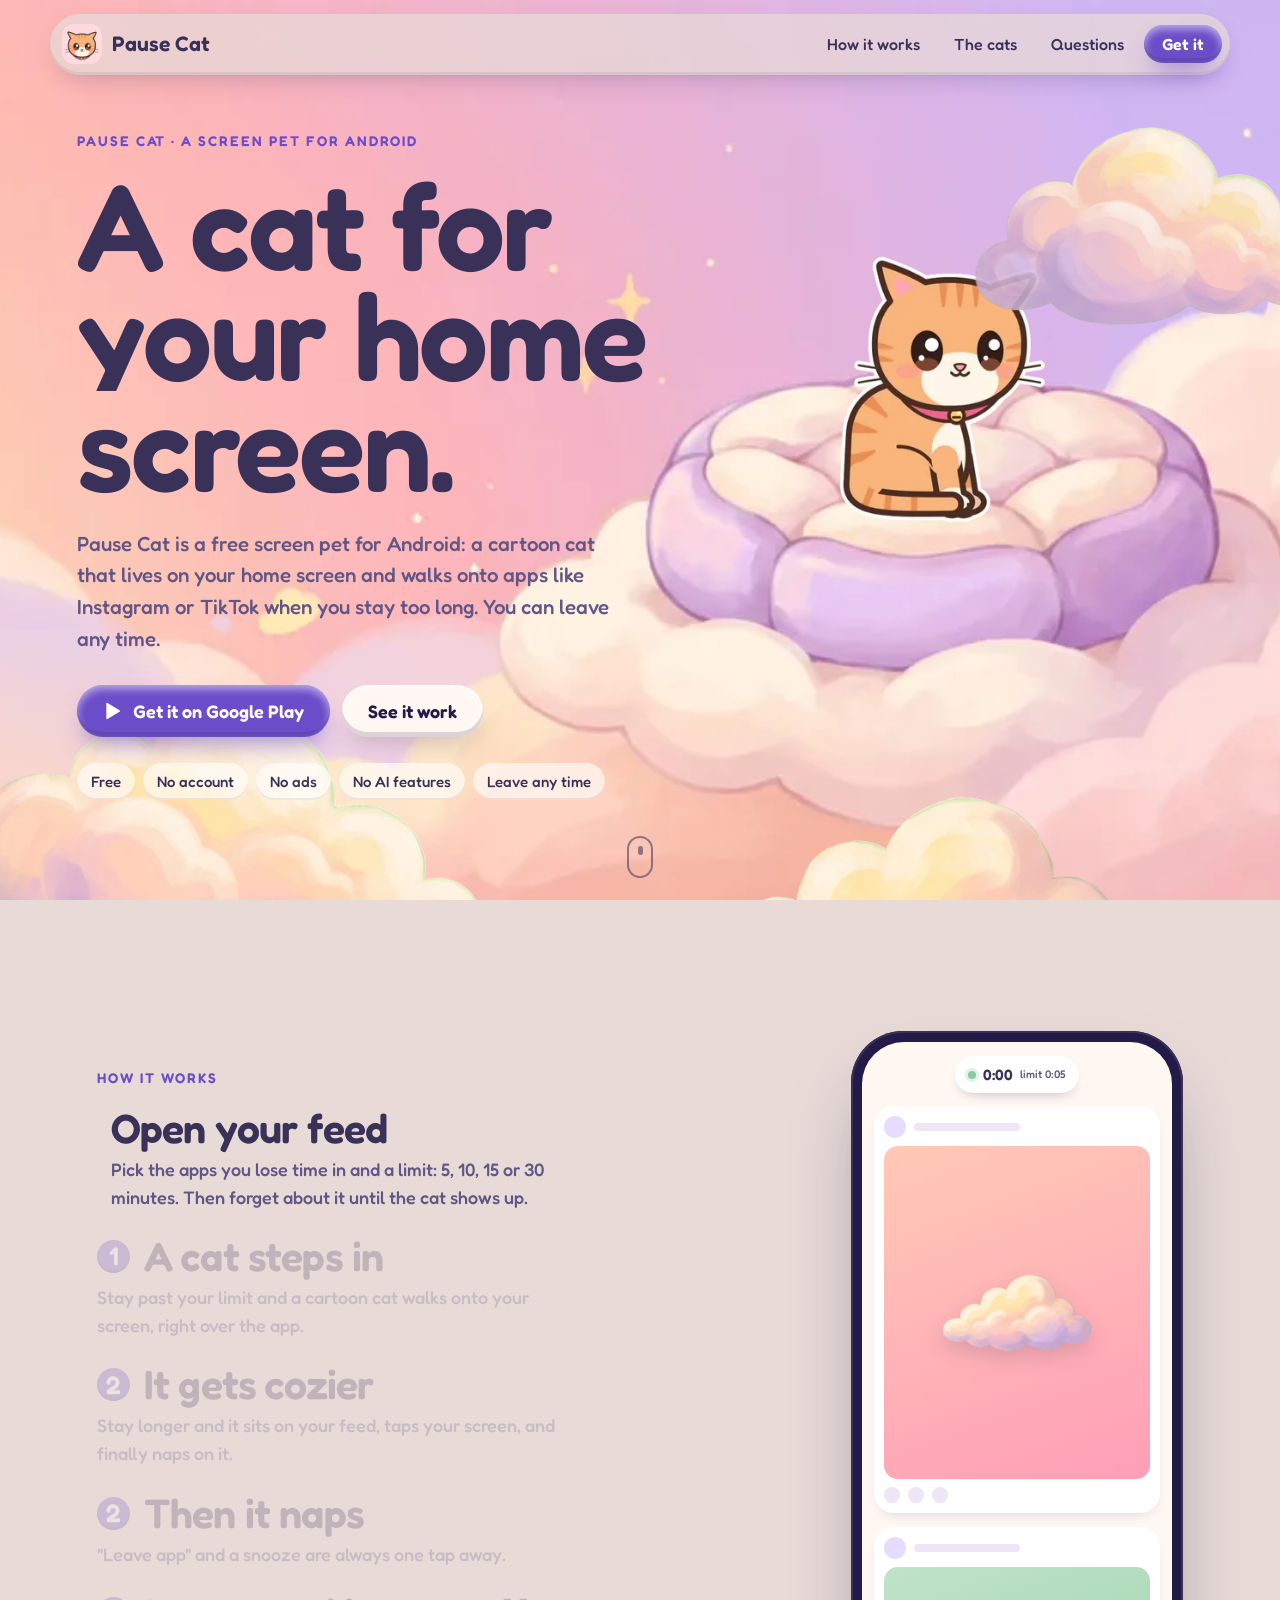
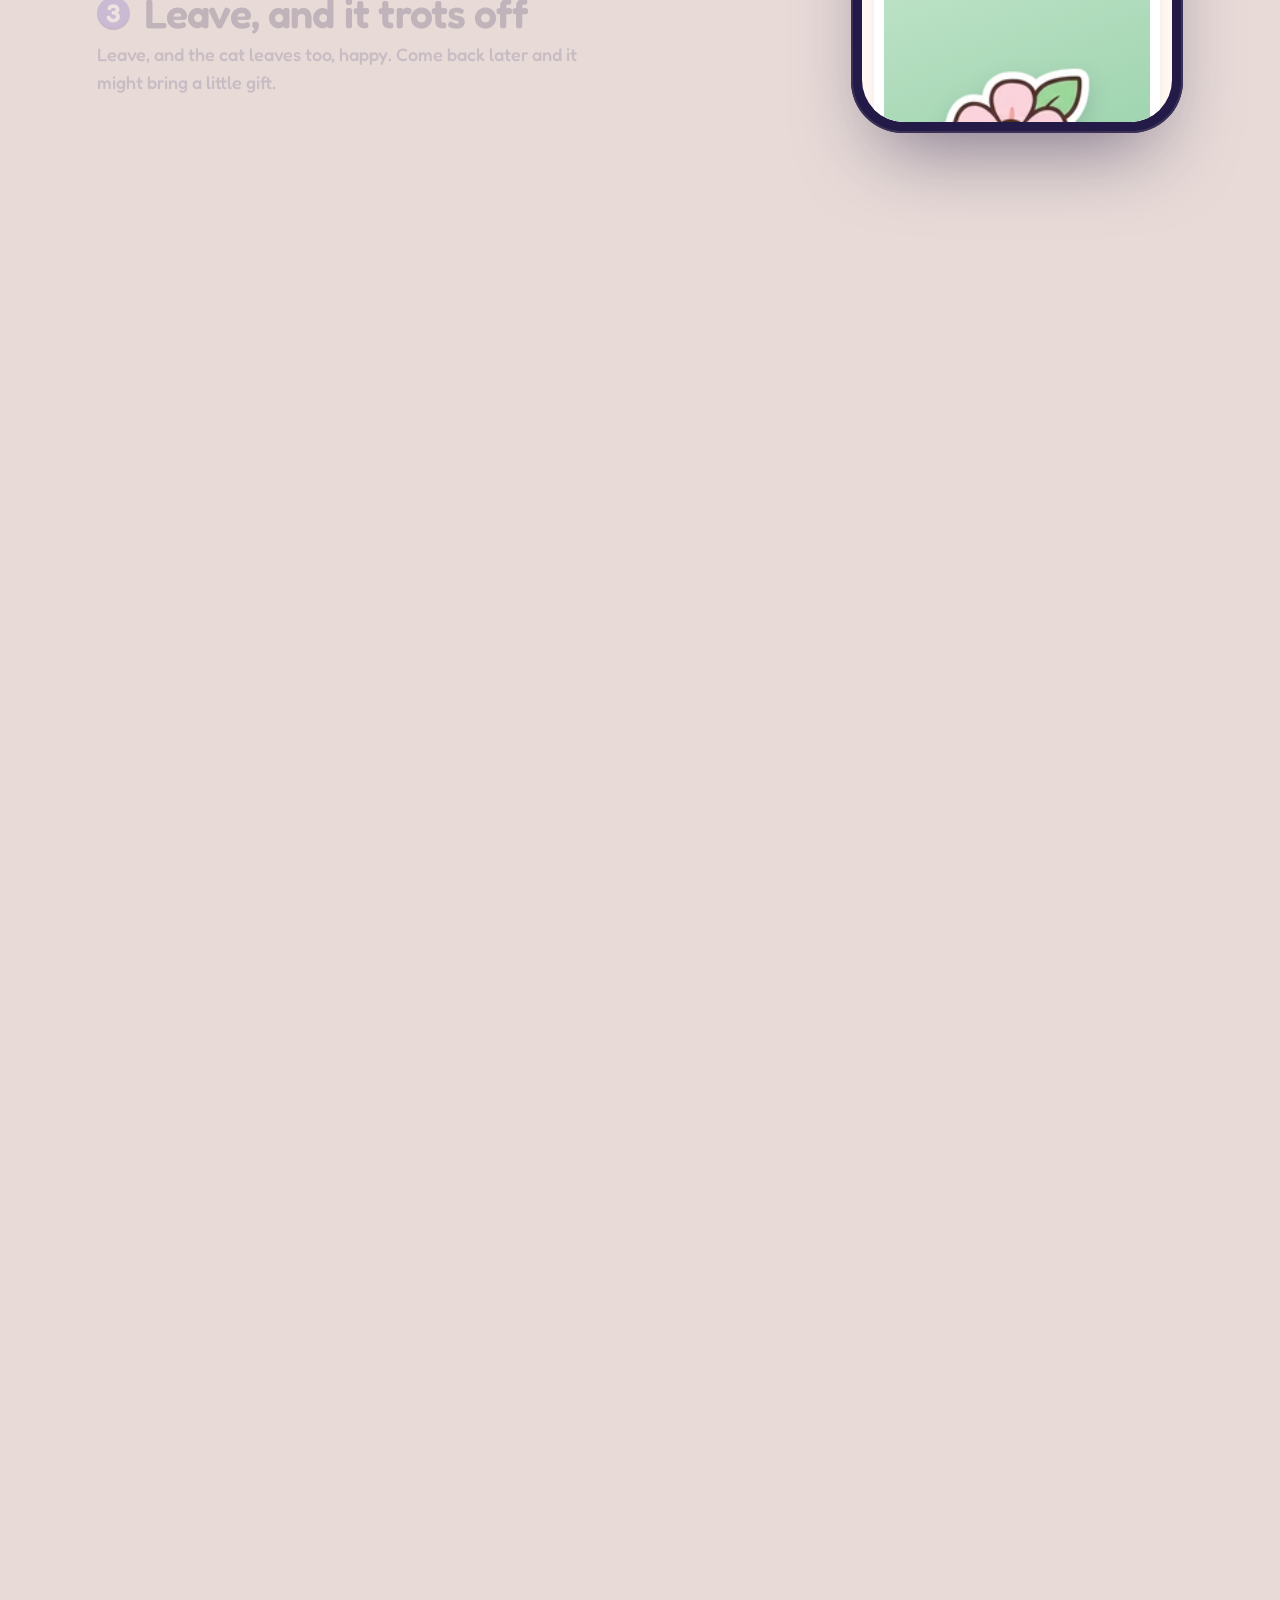
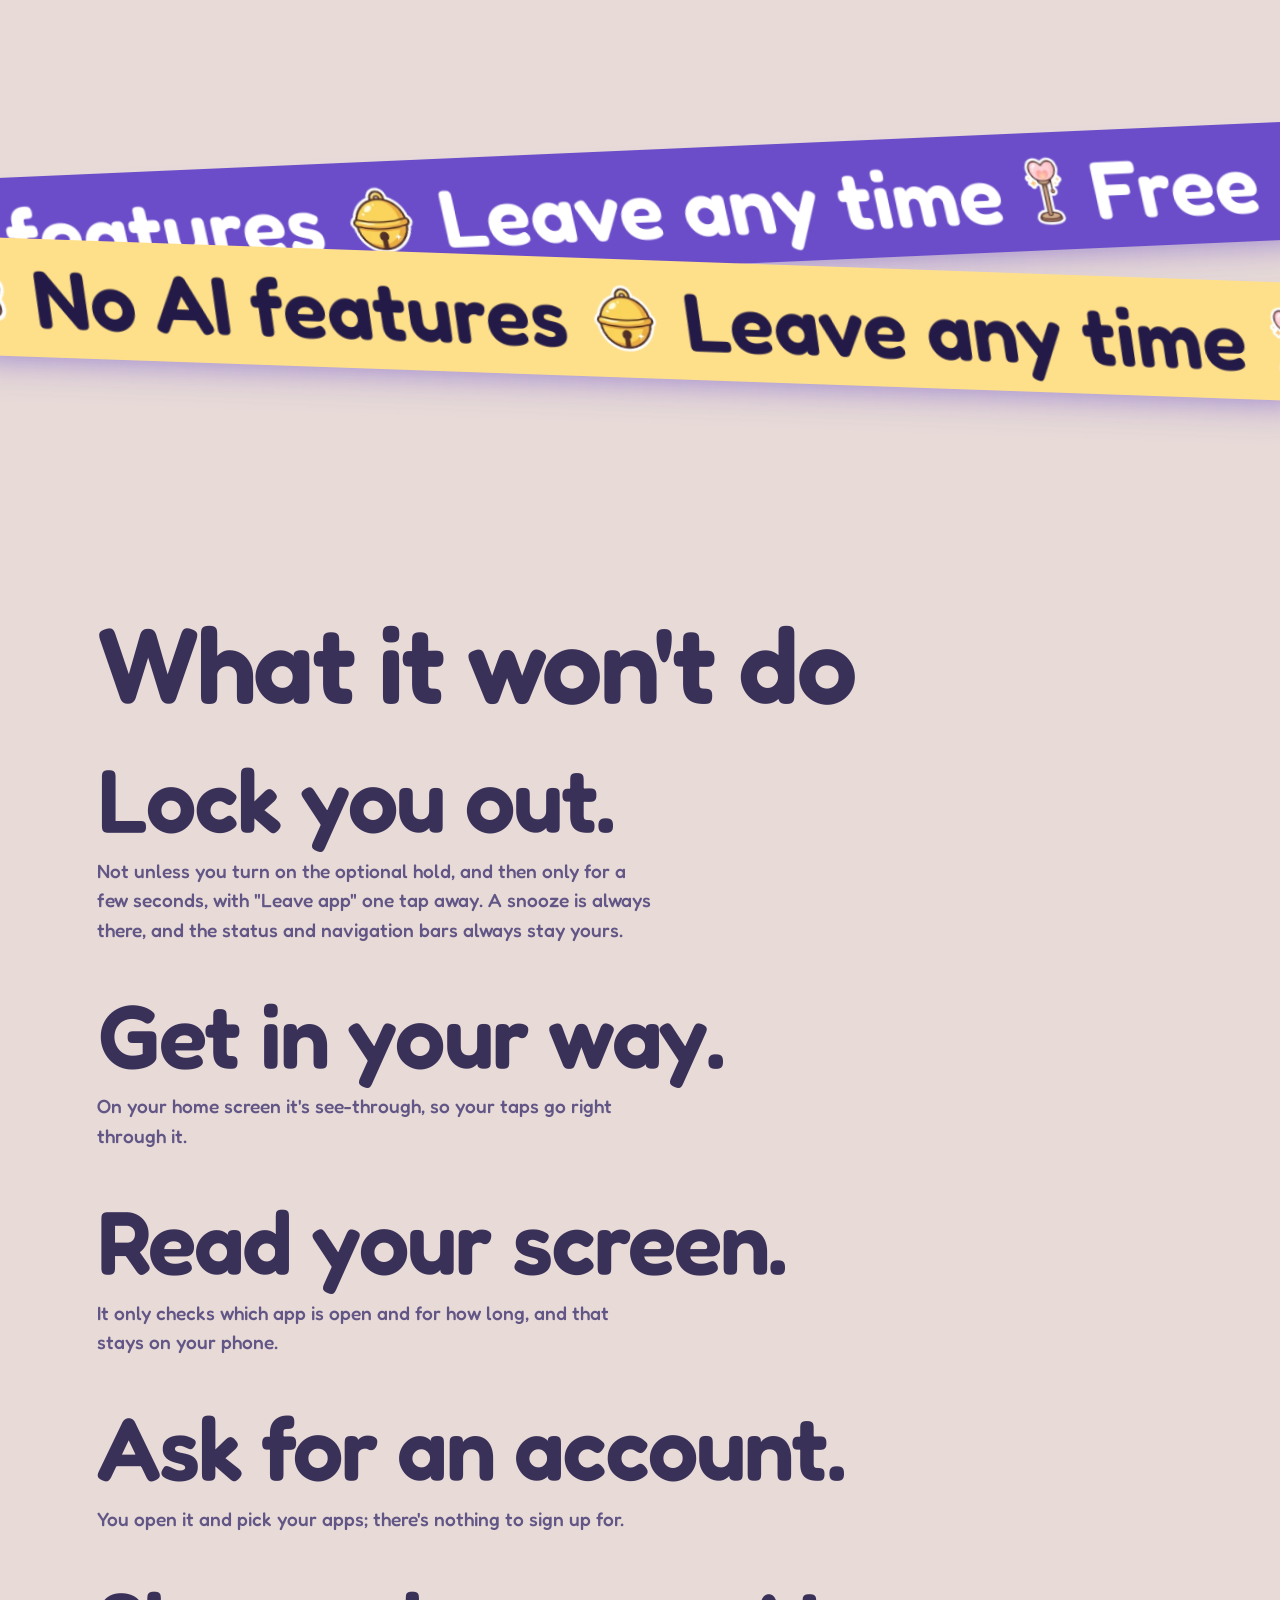
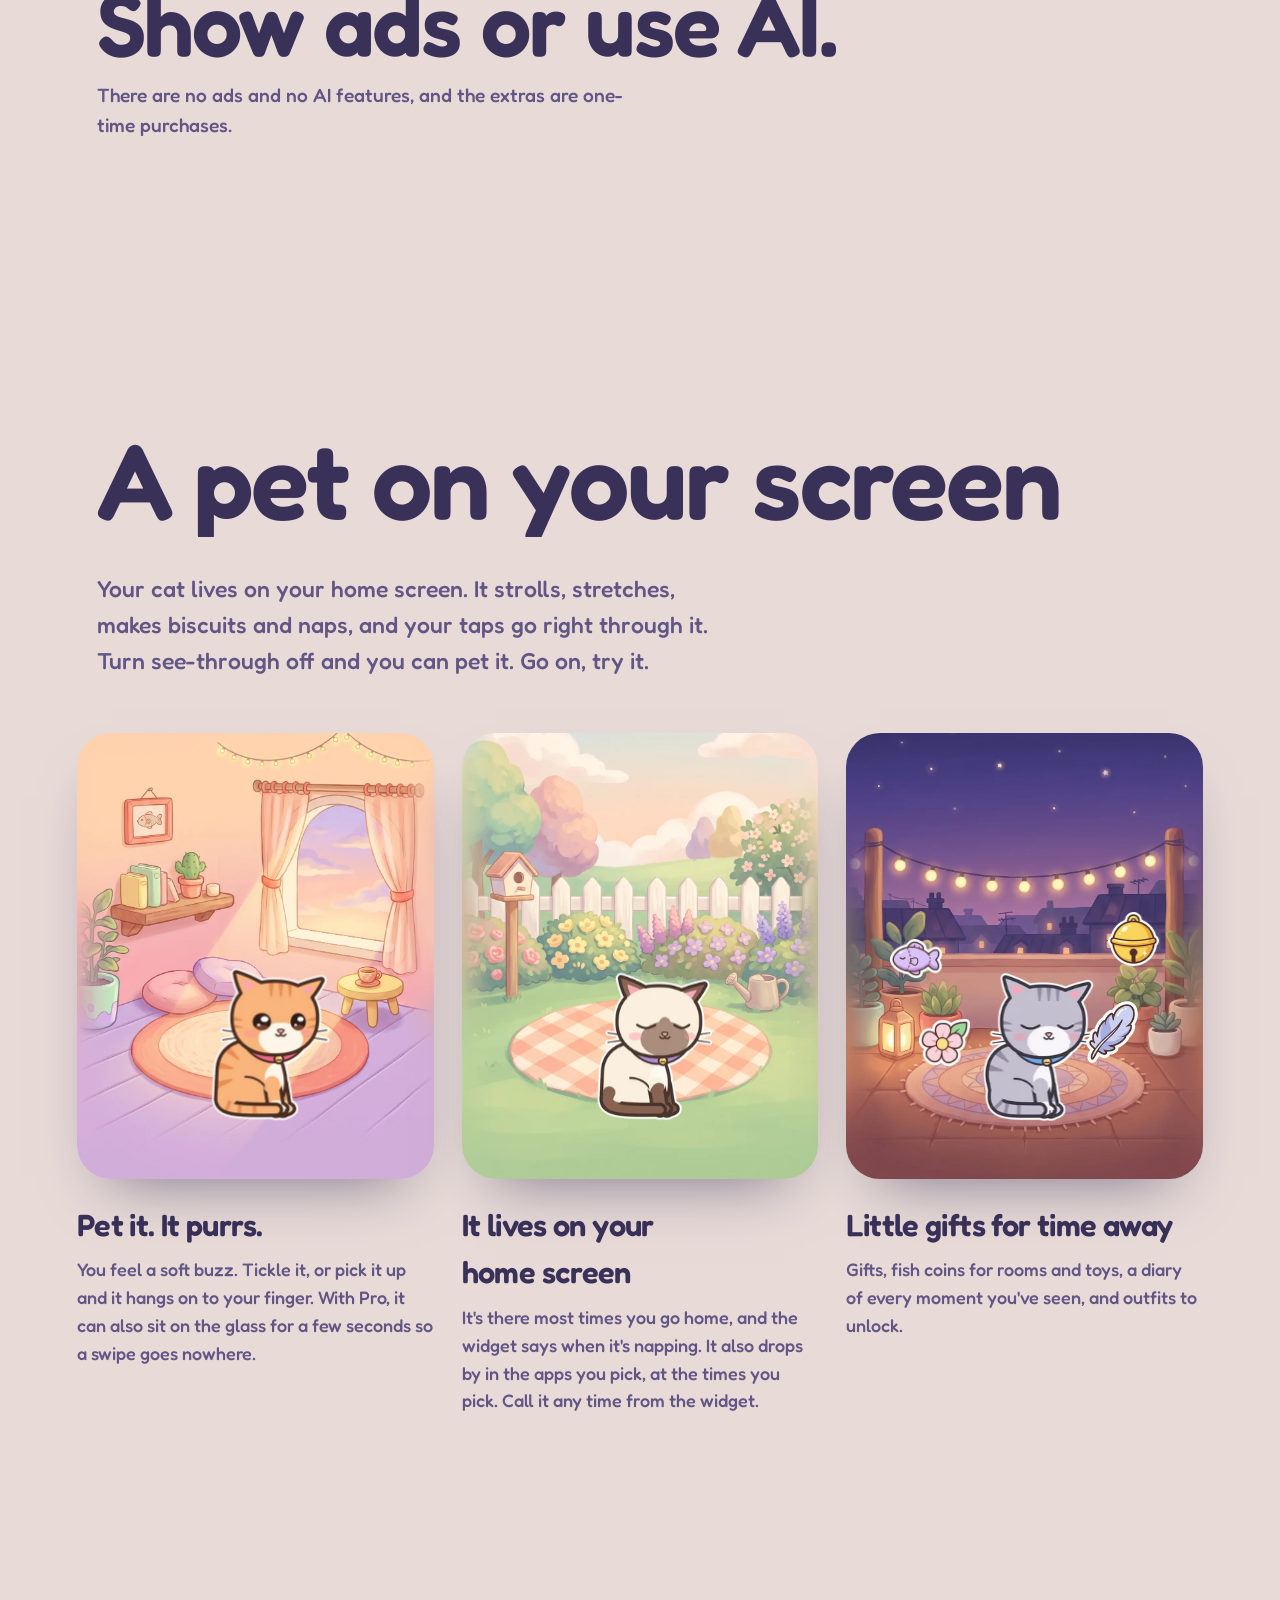
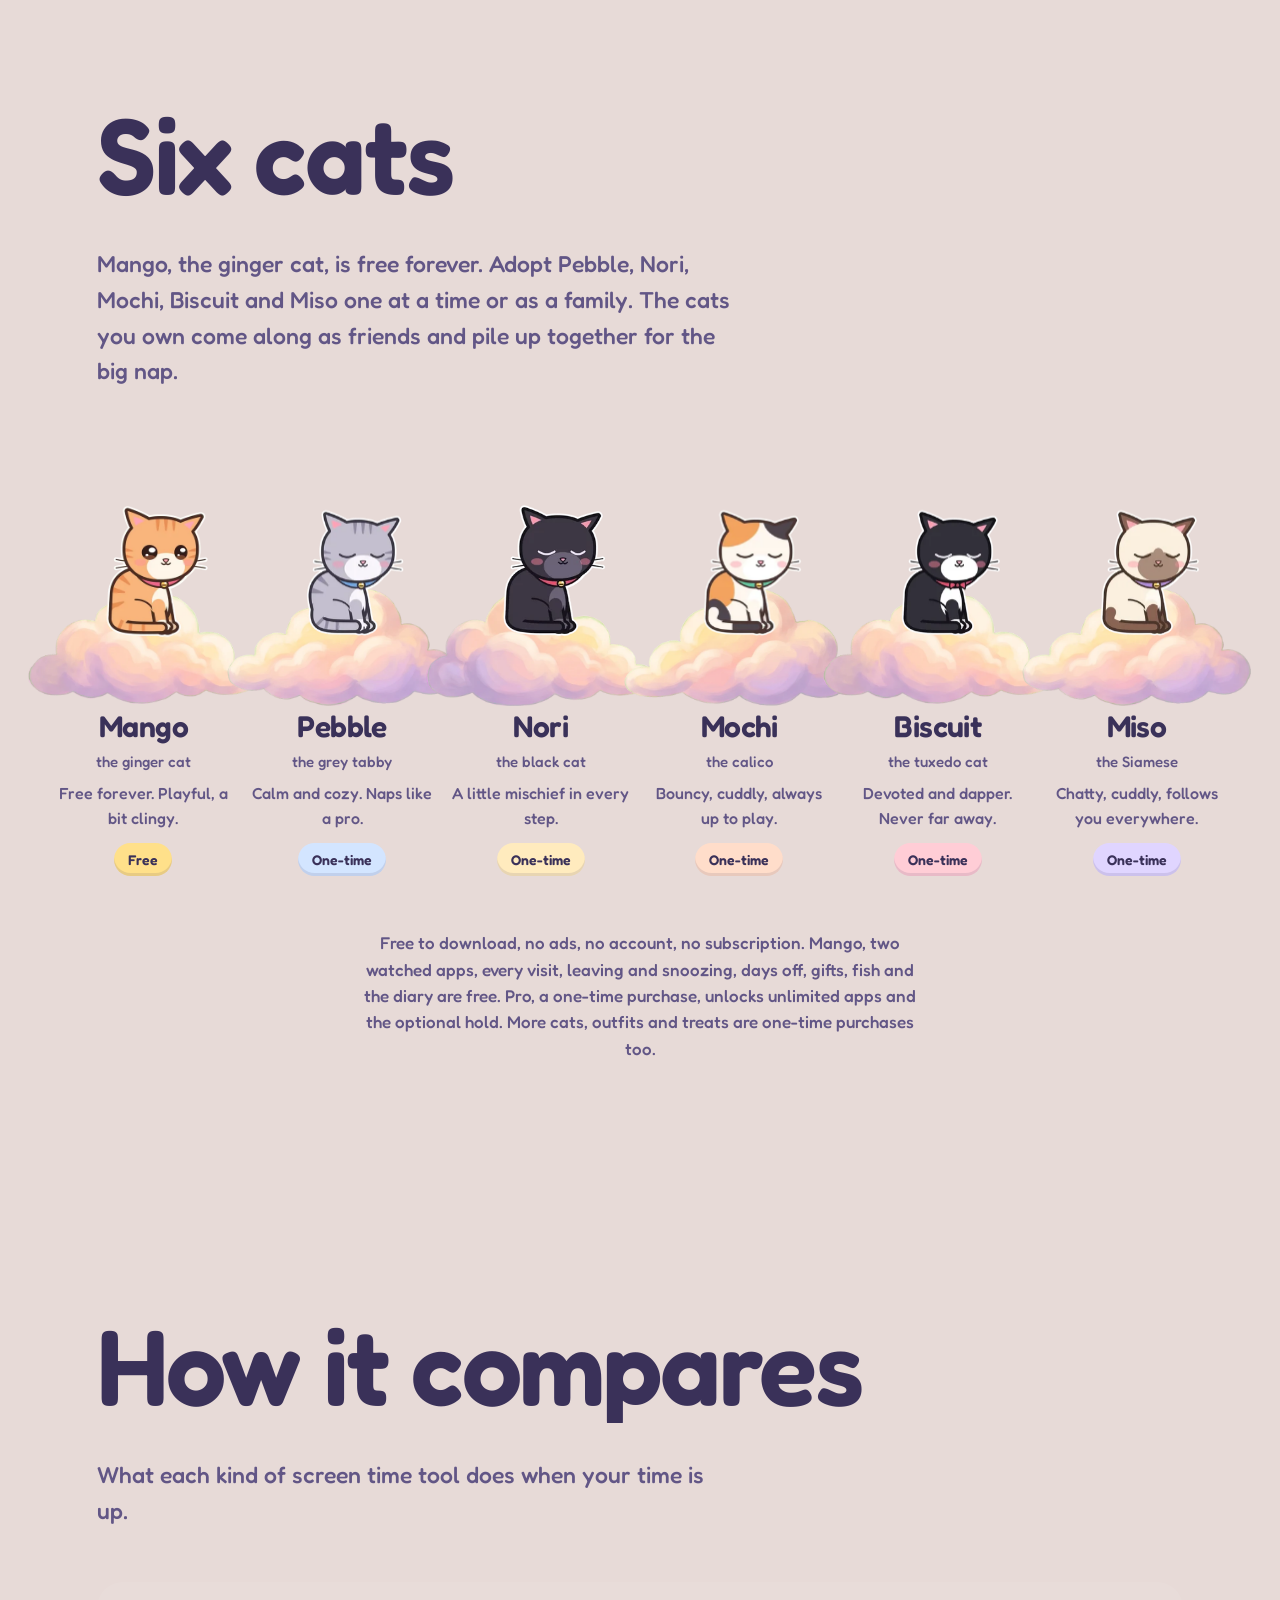
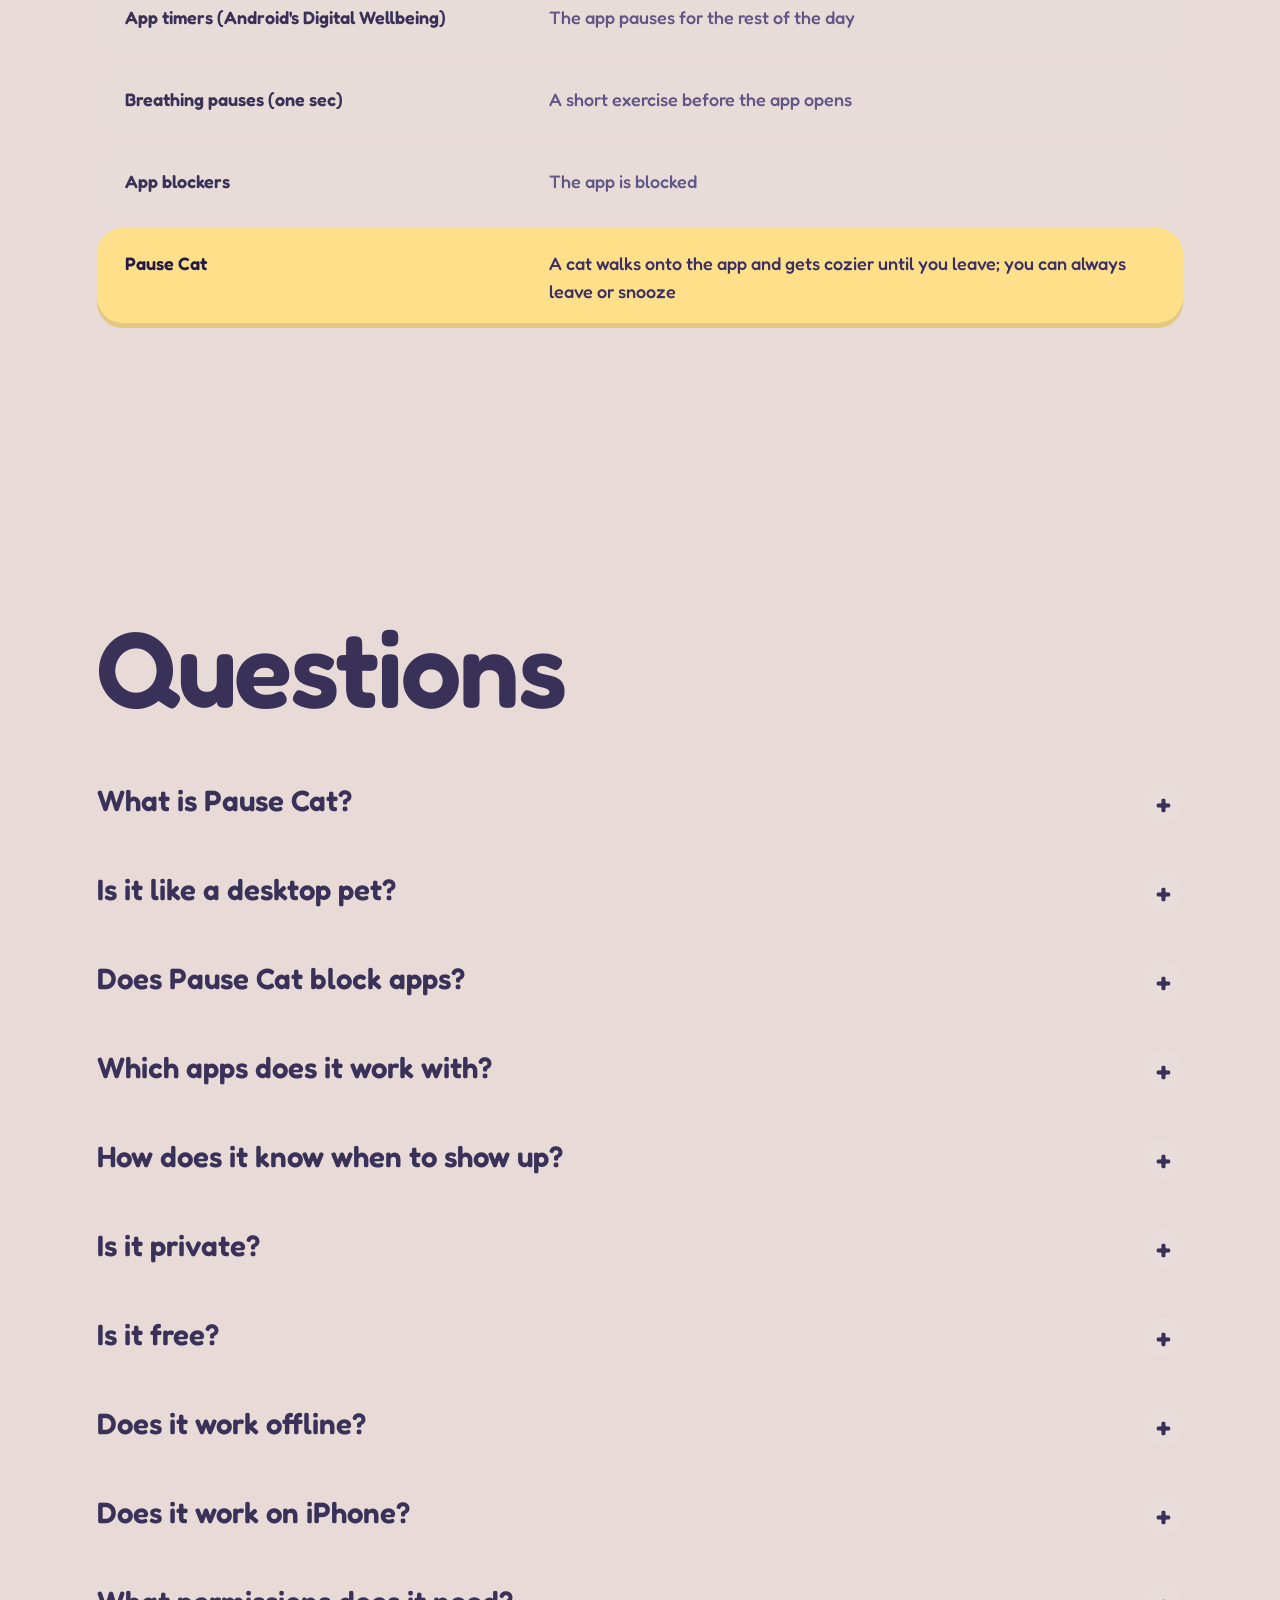
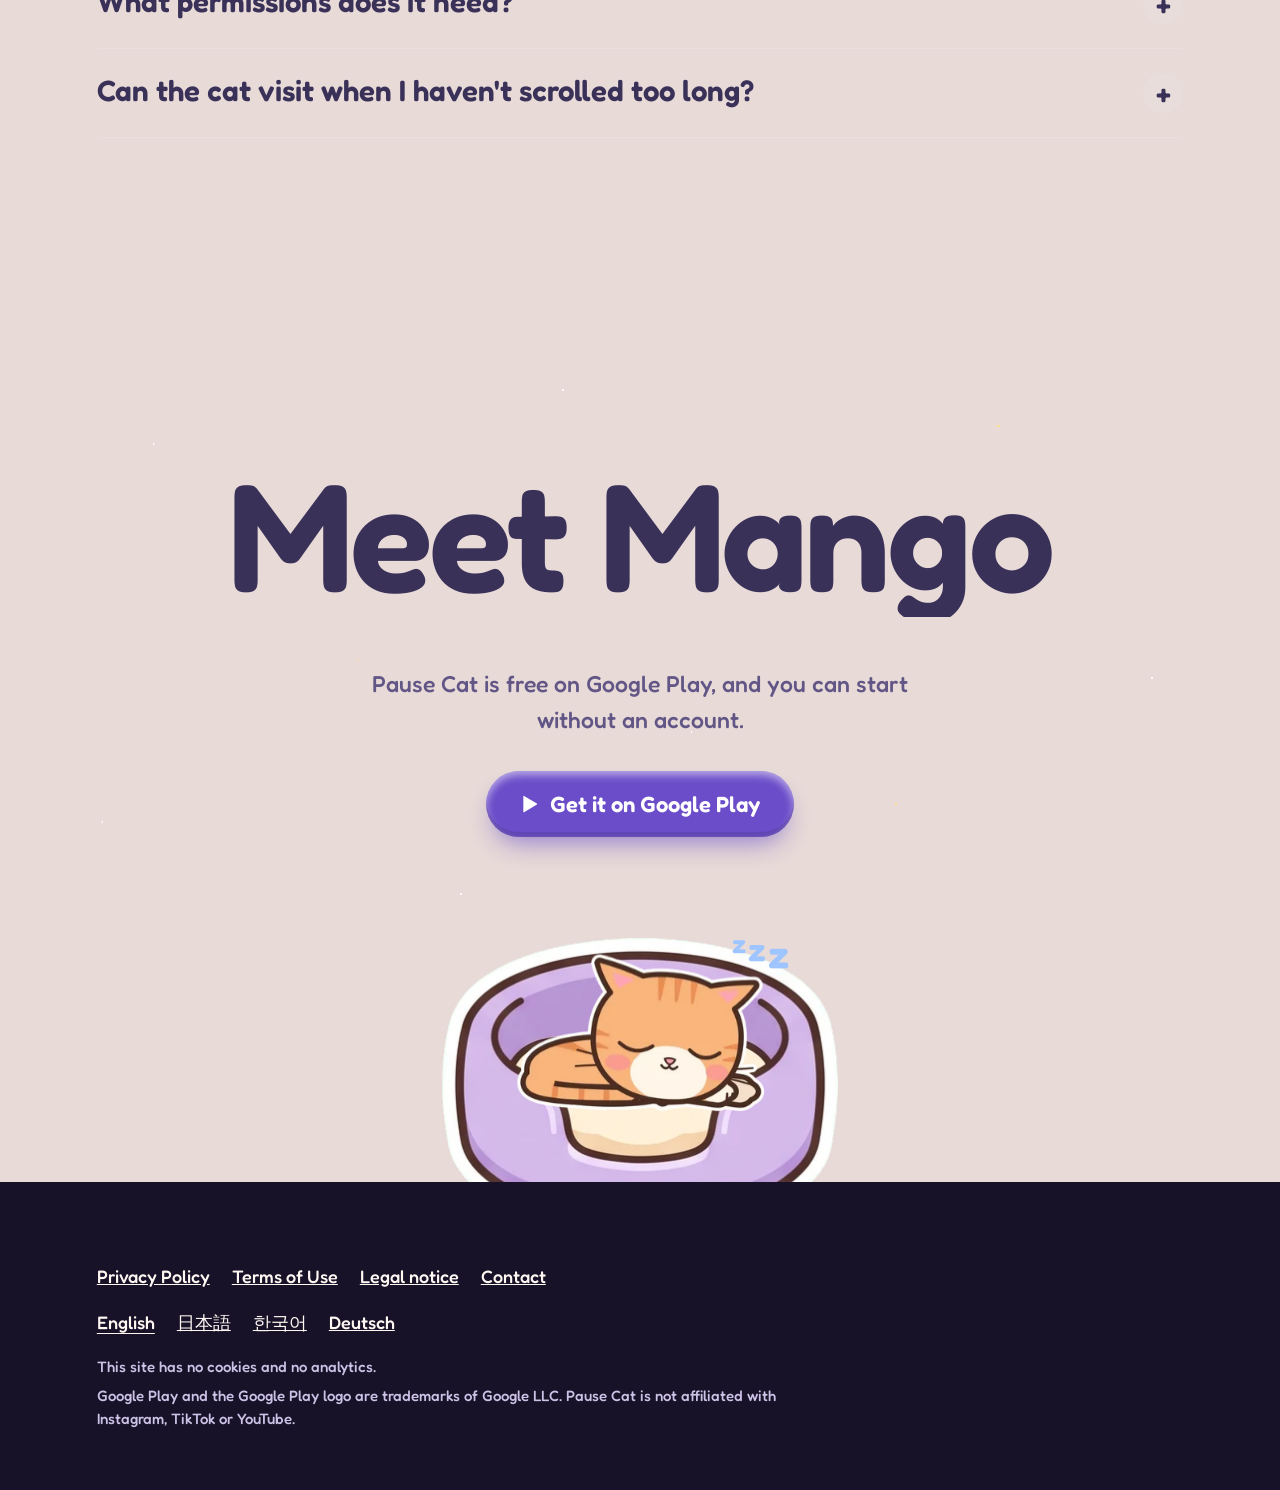
<file: index.html>
<!doctype html>
<html lang="en">
<head>
<meta charset="utf-8">
<meta name="viewport" content="width=device-width, initial-scale=1">
<!-- prerender.mjs fills the title, description, canonical, og:* and JSON-LD description per language from src/i18n -->
<title>Pause Cat: a cute screen pet for Android</title>
<meta name="description" content="Pause Cat is a free screen pet for Android: a cartoon cat lives on your home screen and walks onto apps when you doomscroll. No ads, leave any time.">
<link rel="canonical" href="https://www.pausecat.com/">
<link rel="alternate" hreflang="en" href="https://www.pausecat.com/">
<link rel="alternate" hreflang="ja" href="https://www.pausecat.com/ja.html">
<link rel="alternate" hreflang="ko" href="https://www.pausecat.com/ko.html">
<link rel="alternate" hreflang="de" href="https://www.pausecat.com/de.html">
<link rel="alternate" hreflang="x-default" href="https://www.pausecat.com/">
<meta property="og:type" content="website">
<meta property="og:locale" content="en_US">
<meta property="og:title" content="Pause Cat: a cute screen pet for Android">
<meta property="og:description" content="Pause Cat is a free screen pet for Android: a cartoon cat lives on your home screen and walks onto apps when you doomscroll. No ads, leave any time.">
<meta property="og:url" content="https://www.pausecat.com/">
<meta property="og:image" content="https://www.pausecat.com/img/og.png">
<meta name="twitter:card" content="summary_large_image">
<meta name="theme-color" content="#FFF1EA">
<link rel="icon" type="image/png" sizes="32x32" href="art/favicon-32.png">
<link rel="apple-touch-icon" href="art/icon-180.png">
<link rel="preload" href="fonts/fredoka-latin-600-normal.woff2" as="font" type="font/woff2" crossorigin>
<link rel="preload" href="art/hero_dream.webp" as="image">
<noscript><style>.loader{display:none!important}</style></noscript>
<script type="application/ld+json">
{
  "@context": "https://schema.org",
  "@type": "MobileApplication",
  "name": "Pause Cat",
  "description": "Pause Cat is a free screen pet for Android: a cartoon cat that lives on your home screen, like a desktop pet for your phone, and walks onto apps like Instagram or TikTok when you stay too long. You can leave any time. No account, no ads, no AI features. Optional one-time purchases add more cats, outfits and Pro (unlimited apps).",
  "url": "https://www.pausecat.com/",
  "image": "https://www.pausecat.com/img/icon-512.png",
  "operatingSystem": "Android",
  "applicationCategory": "LifestyleApplication",
  "installUrl": "https://play.google.com/store/apps/details?id=com.mindylabs.pausecat",
  "isAccessibleForFree": true,
  "offers": { "@type": "Offer", "price": "0", "priceCurrency": "USD" },
  "author": { "@type": "Person", "name": "Snekanth BABU" }
}
</script>
  <script type="module" crossorigin src="./assets/index-DZSoC8bh.js"></script>
  <link rel="stylesheet" crossorigin href="./assets/index-Bv88kOrR.css">
</head>
<body>
<div id="root"><link rel="preload" as="image" href="art/icon-180.png"/><link rel="preload" as="image" href="art/hero_dream.webp"/><link rel="preload" as="image" href="art/sky_cloud_1.webp"/><link rel="preload" as="image" href="art/sky_cloud_3.webp"/><link rel="preload" as="image" href="art/sky_cloud_2.webp"/><link rel="preload" as="image" href="art/gift_flower.webp"/><link rel="preload" as="image" href="art/sky_cloud_4.webp"/><link rel="preload" as="image" href="art/gift_bell.webp"/><link rel="preload" as="image" href="art/gift_feather.webp"/><link rel="preload" as="image" href="art/gift_fish.webp"/><link rel="preload" as="image" href="art/room_loft_day.webp"/><link rel="preload" as="image" href="art/coin.webp"/><link rel="preload" as="image" href="art/lamp_heart.webp"/><div class="loader" aria-hidden="true"><div class="loader-inner"><img src="art/icon-180.png" alt="" width="72" height="72"/><b>Pause Cat</b><span class="loader-num">0</span></div></div><div class="cursor " aria-hidden="true" style="transform:translateX(-100px) translateY(-100px)"><span></span></div><a class="skip" href="#main">Skip to content</a><header class="nav"><a class="brand" href="./"><img src="art/icon-180.png" alt="" width="40" height="40"/>Pause Cat</a><nav aria-label="Main"><a class="hide-sm" href="#how">How it works</a><a class="hide-sm" href="#cats">The cats</a><a class="hide-sm" href="#faq">Questions</a><a class="clay violet small" href="https://play.google.com/store/apps/details?id=com.mindylabs.pausecat">Get it</a></nav></header><main id="main"><section class="hero" data-bg="#FFF1EA" data-quiet="true"><div class="hero-sky"><div class="hero-plate"><img src="art/hero_dream.webp" alt=""/><div class="hero-cat" data-pet="Pet Mango" role="button" tabindex="0" aria-label="Mango. Tap to pet."><span class="cat  "><canvas aria-hidden="true"></canvas></span></div></div><img class="cloud c1" data-depth="1.4" src="art/sky_cloud_1.webp" alt=""/><img class="cloud c2" data-depth="0.6" src="art/sky_cloud_3.webp" alt=""/><img class="cloud c3" data-depth="2" src="art/sky_cloud_2.webp" alt=""/></div><div class="hero-copy"><p class="kicker after">Pause Cat · a screen pet for Android</p><h1>A cat for your home screen.</h1><p class="lede after">Pause Cat is a free screen pet for Android: a cartoon cat that lives on your home screen and walks onto apps like Instagram or TikTok when you stay too long. You can leave any time.</p><div class="ctas after"><a class="clay violet play " href="https://play.google.com/store/apps/details?id=com.mindylabs.pausecat" tabindex="0" style="transform:none"><svg viewBox="0 0 24 24" aria-hidden="true"><path d="M4 2.8v18.4c0 .5.5.8.9.6l15.4-9.2c.4-.3.4-.9 0-1.2L4.9 2.2c-.4-.2-.9.1-.9.6z"></path></svg>Get it on Google Play</a><a class="clay cream" href="#how">See it work</a></div><ul class="pills after" aria-label="At a glance"><li>Free</li><li>No account</li><li>No ads</li><li>No AI features</li><li>Leave any time</li></ul></div><a class="scroll-hint" href="#how" aria-label="Scroll to how it works"><span></span></a></section><section class="story" id="how" data-bg="#FFF7F2" data-quiet="true"><div class="story-pin"><div class="story-copy"><p class="kicker">How it works</p><ol class="steps"><li class="on"><h3>Open your feed</h3><p>Pick the apps you lose time in and a limit: 5, 10, 15 or 30 minutes. Then forget about it until the cat shows up.</p></li><li class=""><h3><span class="num">1</span>A cat steps in</h3><p>Stay past your limit and a cartoon cat walks onto your screen, right over the app.</p></li><li class=""><h3><span class="num">2</span>It gets cozier</h3><p>Stay longer and it sits on your feed, taps your screen, and finally naps on it.</p></li><li class=""><h3><span class="num">2</span>Then it naps</h3><p>&quot;Leave app&quot; and a snooze are always one tap away.</p></li><li class=""><h3><span class="num">3</span>Leave, and it trots off</h3><p>Leave, and the cat leaves too, happy. Come back later and it might bring a little gift.</p></li></ol><p class="step-now" aria-hidden="true"><b>Open your feed</b>Pick the apps you lose time in and a limit: 5, 10, 15 or 30 minutes. Then forget about it until the cat shows up.</p></div><div class="phone" aria-hidden="true"><div class="screen beat-0"><div class="feed"><div class="post"><div class="who"><i></i><b></b></div><div class="pic" style="background:linear-gradient(160deg,#FFC9B5,#FF9EB8)"><img src="art/sky_cloud_2.webp" alt=""/></div><div class="acts"><i></i><i></i><i></i></div></div><div class="post"><div class="who"><i></i><b></b></div><div class="pic" style="background:linear-gradient(160deg,#BFE3C8,#8ACB9F)"><img src="art/gift_flower.webp" alt=""/></div><div class="acts"><i></i><i></i><i></i></div></div><div class="post"><div class="who"><i></i><b></b></div><div class="pic" style="background:linear-gradient(160deg,#C9D8FF,#9EB5FF)"><img src="art/sky_cloud_4.webp" alt=""/></div><div class="acts"><i></i><i></i><i></i></div></div><div class="post"><div class="who"><i></i><b></b></div><div class="pic" style="background:linear-gradient(160deg,#FFE08A,#FFC36E)"><img src="art/gift_bell.webp" alt=""/></div><div class="acts"><i></i><i></i><i></i></div></div><div class="post"><div class="who"><i></i><b></b></div><div class="pic" style="background:linear-gradient(160deg,#E5DCFF,#B9A2FF)"><img src="art/gift_feather.webp" alt=""/></div><div class="acts"><i></i><i></i><i></i></div></div><div class="post"><div class="who"><i></i><b></b></div><div class="pic" style="background:linear-gradient(160deg,#FFD9E0,#FFB38A)"><img src="art/gift_fish.webp" alt=""/></div><div class="acts"><i></i><i></i><i></i></div></div><div class="post"><div class="who"><i></i><b></b></div><div class="pic" style="background:linear-gradient(160deg,#FFC9B5,#FF9EB8)"><img src="art/sky_cloud_2.webp" alt=""/></div><div class="acts"><i></i><i></i><i></i></div></div><div class="post"><div class="who"><i></i><b></b></div><div class="pic" style="background:linear-gradient(160deg,#BFE3C8,#8ACB9F)"><img src="art/gift_flower.webp" alt=""/></div><div class="acts"><i></i><i></i><i></i></div></div><div class="post"><div class="who"><i></i><b></b></div><div class="pic" style="background:linear-gradient(160deg,#C9D8FF,#9EB5FF)"><img src="art/sky_cloud_4.webp" alt=""/></div><div class="acts"><i></i><i></i><i></i></div></div><div class="post"><div class="who"><i></i><b></b></div><div class="pic" style="background:linear-gradient(160deg,#FFE08A,#FFC36E)"><img src="art/gift_bell.webp" alt=""/></div><div class="acts"><i></i><i></i><i></i></div></div><div class="post"><div class="who"><i></i><b></b></div><div class="pic" style="background:linear-gradient(160deg,#E5DCFF,#B9A2FF)"><img src="art/gift_feather.webp" alt=""/></div><div class="acts"><i></i><i></i><i></i></div></div><div class="post"><div class="who"><i></i><b></b></div><div class="pic" style="background:linear-gradient(160deg,#FFD9E0,#FFB38A)"><img src="art/gift_fish.webp" alt=""/></div><div class="acts"><i></i><i></i><i></i></div></div></div><div class="home"><img src="art/room_loft_day.webp" alt=""/></div><div class="pill"><span class="dot"></span><span>0:00</span><small>limit 0:05</small></div><div class="spot"><span class="zzz"><i>z</i><i>z</i><i>z</i></span></div><div class="offer"><span class="clay violet">Leave app</span><span class="clay cream">5 more minutes</span></div></div></div></div></section><section class="marquee" aria-label="At a glance" data-bg="#FFF7F2"><div class="marquee-row r0" aria-hidden="false"><div class="marquee-track"><span class="mq">Free<img src="art/coin.webp" alt=""/></span><span class="mq">No account<img src="art/gift_flower.webp" alt=""/></span><span class="mq">No ads<img src="art/gift_fish.webp" alt=""/></span><span class="mq">No AI features<img src="art/gift_bell.webp" alt=""/></span><span class="mq">Leave any time<img src="art/lamp_heart.webp" alt=""/></span><span class="mq">Free<img src="art/coin.webp" alt=""/></span><span class="mq">No account<img src="art/gift_flower.webp" alt=""/></span><span class="mq">No ads<img src="art/gift_fish.webp" alt=""/></span><span class="mq">No AI features<img src="art/gift_bell.webp" alt=""/></span><span class="mq">Leave any time<img src="art/lamp_heart.webp" alt=""/></span></div></div><div class="marquee-row r1" aria-hidden="true"><div class="marquee-track"><span class="mq">Free<img src="art/coin.webp" alt=""/></span><span class="mq">No account<img src="art/gift_flower.webp" alt=""/></span><span class="mq">No ads<img src="art/gift_fish.webp" alt=""/></span><span class="mq">No AI features<img src="art/gift_bell.webp" alt=""/></span><span class="mq">Leave any time<img src="art/lamp_heart.webp" alt=""/></span><span class="mq">Free<img src="art/coin.webp" alt=""/></span><span class="mq">No account<img src="art/gift_flower.webp" alt=""/></span><span class="mq">No ads<img src="art/gift_fish.webp" alt=""/></span><span class="mq">No AI features<img src="art/gift_bell.webp" alt=""/></span><span class="mq">Leave any time<img src="art/lamp_heart.webp" alt=""/></span></div></div></section><section class="nots-sec" data-bg="#FFE7DA"><div class="wrap"><h2 class="rise">What it won&#x27;t do</h2><ul class="nots"><li><h3><span class="strike-wrap">Lock you out.<span class="strike"></span></span></h3><p>Not unless you turn on the optional hold, and then only for a few seconds, with &quot;Leave app&quot; one tap away. A snooze is always there, and the status and navigation bars always stay yours.</p></li><li><h3><span class="strike-wrap">Get in your way.<span class="strike"></span></span></h3><p>On your home screen it&#x27;s see-through, so your taps go right through it.</p></li><li><h3><span class="strike-wrap">Read your screen.<span class="strike"></span></span></h3><p>It only checks which app is open and for how long, and that stays on your phone.</p></li><li><h3><span class="strike-wrap">Ask for an account.<span class="strike"></span></span></h3><p>You open it and pick your apps; there&#x27;s nothing to sign up for.</p></li><li><h3><span class="strike-wrap">Show ads or use AI.<span class="strike"></span></span></h3><p>There are no ads and no AI features, and the extras are one-time purchases.</p></li></ul></div></section><section class="pets" data-bg="#F5EEFF"><div class="wrap"><h2 class="rise">A pet on your screen</h2><p class="intro fade">Your cat lives on your home screen. It strolls, stretches, makes biscuits and naps, and your taps go right through it. Turn see-through off and you can pet it. Go on, try it.</p></div><ul class="rooms"><li class="room fade"><div class="room-art"><img src="art/room_loft_day.webp" alt="" loading="lazy"/><div class="petcat on-rug" data-pet="Pet Mango" role="button" tabindex="0" aria-label="Mango. Tap to pet, drag to pick up." draggable="false" style="-webkit-touch-callout:none;-webkit-user-select:none;user-select:none;touch-action:none"><span class="cat  "><canvas aria-hidden="true"></canvas></span></div></div><h3>Pet it. It purrs.</h3><p>You feel a soft buzz. Tickle it, or pick it up and it hangs on to your finger. With Pro, it can also sit on the glass for a few seconds so a swipe goes nowhere.</p></li><li class="room fade"><div class="room-art"><img src="art/room_garden_day.webp" alt="" loading="lazy"/><div class="petcat on-rug" data-pet="Pet Miso" role="button" tabindex="0" aria-label="Miso. Tap to pet, drag to pick up." draggable="false" style="-webkit-touch-callout:none;-webkit-user-select:none;user-select:none;touch-action:none"><span class="cat  "><canvas aria-hidden="true"></canvas></span></div></div><h3>It lives on your home screen</h3><p>It&#x27;s there most times you go home, and the widget says when it&#x27;s napping. It also drops by in the apps you pick, at the times you pick. Call it any time from the widget.</p></li><li class="room fade"><div class="room-art"><img src="art/room_rooftop_night.webp" alt="" loading="lazy"/><div class="petcat on-rug" data-pet="Pet Pebble" role="button" tabindex="0" aria-label="Pebble. Tap to pet, drag to pick up." draggable="false" style="-webkit-touch-callout:none;-webkit-user-select:none;user-select:none;touch-action:none"><span class="cat  "><canvas aria-hidden="true"></canvas></span></div><img class="float g0" src="art/gift_fish.webp" alt=""/><img class="float g1" src="art/gift_bell.webp" alt=""/><img class="float g2" src="art/gift_flower.webp" alt=""/><img class="float g3" src="art/gift_feather.webp" alt=""/></div><h3>Little gifts for time away</h3><p>Gifts, fish coins for rooms and toys, a diary of every moment you&#x27;ve seen, and outfits to unlock.</p></li></ul></section><section class="cats-sec" id="cats" data-bg="#E9DCFF" data-quiet="true"><div class="wrap"><h2 class="rise">Six cats</h2><p class="intro fade">Mango, the ginger cat, is free forever. Adopt Pebble, Nori, Mochi, Biscuit and Miso one at a time or as a family. The cats you own come along as friends and pile up together for the big nap.</p></div><ul class="lineup"><li style="--accent:#FF9EB8;--i:0" class="fade"><div class="perch"><img class="perch-cloud" src="art/sky_cloud_1.webp" alt="" loading="lazy"/><div class="petcat " data-pet="Pet Mango" role="button" tabindex="0" aria-label="Mango. Tap to pet, drag to pick up." draggable="false" style="-webkit-touch-callout:none;-webkit-user-select:none;user-select:none;touch-action:none"><span class="cat  "><canvas aria-hidden="true"></canvas></span></div></div><h3>Mango<!-- --> <small>the ginger cat</small></h3><p>Free forever. Playful, a bit clingy.</p><span class="tag free">Free</span></li><li style="--accent:#9EC5FF;--i:1" class="fade"><div class="perch"><img class="perch-cloud" src="art/sky_cloud_2.webp" alt="" loading="lazy"/><div class="petcat " data-pet="Pet Pebble" role="button" tabindex="0" aria-label="Pebble. Tap to pet, drag to pick up." draggable="false" style="-webkit-touch-callout:none;-webkit-user-select:none;user-select:none;touch-action:none"><span class="cat  "><canvas aria-hidden="true"></canvas></span></div></div><h3>Pebble<!-- --> <small>the grey tabby</small></h3><p>Calm and cozy. Naps like a pro.</p><span class="tag ">One-time</span></li><li style="--accent:#FFD36E;--i:2" class="fade"><div class="perch"><img class="perch-cloud" src="art/sky_cloud_3.webp" alt="" loading="lazy"/><div class="petcat " data-pet="Pet Nori" role="button" tabindex="0" aria-label="Nori. Tap to pet, drag to pick up." draggable="false" style="-webkit-touch-callout:none;-webkit-user-select:none;user-select:none;touch-action:none"><span class="cat  "><canvas aria-hidden="true"></canvas></span></div></div><h3>Nori<!-- --> <small>the black cat</small></h3><p>A little mischief in every step.</p><span class="tag ">One-time</span></li><li style="--accent:#FFB38A;--i:3" class="fade"><div class="perch"><img class="perch-cloud" src="art/sky_cloud_4.webp" alt="" loading="lazy"/><div class="petcat " data-pet="Pet Mochi" role="button" tabindex="0" aria-label="Mochi. Tap to pet, drag to pick up." draggable="false" style="-webkit-touch-callout:none;-webkit-user-select:none;user-select:none;touch-action:none"><span class="cat  "><canvas aria-hidden="true"></canvas></span></div></div><h3>Mochi<!-- --> <small>the calico</small></h3><p>Bouncy, cuddly, always up to play.</p><span class="tag ">One-time</span></li><li style="--accent:#FF8FA3;--i:4" class="fade"><div class="perch"><img class="perch-cloud" src="art/sky_cloud_1.webp" alt="" loading="lazy"/><div class="petcat " data-pet="Pet Biscuit" role="button" tabindex="0" aria-label="Biscuit. Tap to pet, drag to pick up." draggable="false" style="-webkit-touch-callout:none;-webkit-user-select:none;user-select:none;touch-action:none"><span class="cat  "><canvas aria-hidden="true"></canvas></span></div></div><h3>Biscuit<!-- --> <small>the tuxedo cat</small></h3><p>Devoted and dapper. Never far away.</p><span class="tag ">One-time</span></li><li style="--accent:#B9A2FF;--i:5" class="fade"><div class="perch"><img class="perch-cloud" src="art/sky_cloud_2.webp" alt="" loading="lazy"/><div class="petcat " data-pet="Pet Miso" role="button" tabindex="0" aria-label="Miso. Tap to pet, drag to pick up." draggable="false" style="-webkit-touch-callout:none;-webkit-user-select:none;user-select:none;touch-action:none"><span class="cat  "><canvas aria-hidden="true"></canvas></span></div></div><h3>Miso<!-- --> <small>the Siamese</small></h3><p>Chatty, cuddly, follows you everywhere.</p><span class="tag ">One-time</span></li></ul><p class="wrap small-print fade">Free to download, no ads, no account, no subscription. Mango, two watched apps, every visit, leaving and snoozing, days off, gifts, fish and the diary are free. Pro, a one-time purchase, unlocks unlimited apps and the optional hold. More cats, outfits and treats are one-time purchases too.</p></section><section class="compare" data-bg="#3A2A6B" data-ink="#FFF7F2" data-soft="#D9CFF5"><div class="wrap"><h2 class="rise">How it compares</h2><p class="intro fade">What each kind of screen time tool does when your time is up.</p><dl class="rows"><div class="row fade "><dt>App timers (Android&#x27;s Digital Wellbeing)</dt><dd>The app pauses for the rest of the day</dd></div><div class="row fade "><dt>Breathing pauses (one sec)</dt><dd>A short exercise before the app opens</dd></div><div class="row fade "><dt>App blockers</dt><dd>The app is blocked</dd></div><div class="row fade us"><dt>Pause Cat</dt><dd>A cat walks onto the app and gets cozier until you leave; you can always leave or snooze</dd></div></dl></div></section><section class="faq" id="faq" data-bg="#2A1F4F" data-ink="#FFF7F2" data-soft="#D9CFF5"><div class="wrap"><h2 class="rise">Questions</h2><details class="fade"><summary>What is Pause Cat?</summary><p>Pause Cat is a free screen pet for Android: a cartoon cat that lives on your home screen and walks onto apps like Instagram or TikTok when you stay too long. You can leave any time.</p></details><details class="fade"><summary>Is it like a desktop pet?</summary><p>Yes, a virtual pet for your phone: a cartoon cat that lives on your home screen and walks over other apps. On your home screen it&#x27;s see-through, so your taps go right through it.</p></details><details class="fade"><summary>Does Pause Cat block apps?</summary><p>Not unless you turn on the hold, an optional Pro setting. Then Mango sits on the glass for a few seconds so a swipe goes nowhere, with &quot;Leave app&quot; one tap away and the status and navigation bars always yours. Otherwise the cat just gets in the way, playfully, and leaves when you leave.</p></details><details class="fade"><summary>Which apps does it work with?</summary><p>Any apps you pick: Instagram, TikTok, YouTube, Reddit, games, news. Two for free, as many as you like with Pro.</p></details><details class="fade"><summary>How does it know when to show up?</summary><p>With Android&#x27;s usage access it checks which app is open, about once a second, only while the screen is on. It never sees what&#x27;s on the screen.</p></details><details class="fade"><summary>Is it private?</summary><p>No account, no ads, no AI features. Which apps you use, and for how long, stays on your phone. Purchases go through Google Play, whose billing library may send Google its own diagnostics. See the <a href="privacy/">privacy policy</a>.</p></details><details class="fade"><summary>Is it free?</summary><p>Free to download, no ads, no account, no subscription. Mango, two watched apps, every visit, leaving and snoozing, days off, gifts, fish and the diary are free. Pro, one-time, unlocks unlimited apps and the optional hold. More cats, outfits and treats are one-time purchases too.</p></details><details class="fade"><summary>Does it work offline?</summary><p>Yes. Your cat and your limits work without the internet; only purchases need Google Play.</p></details><details class="fade"><summary>Does it work on iPhone?</summary><p>Pause Cat is Android only for now.</p></details><details class="fade"><summary>What permissions does it need?</summary><p>Usage access (to know which app is open), display over other apps (to draw the cat), and notifications (for the small on-duty notification Android requires). The app explains each one before Android asks.</p></details><details class="fade"><summary>Can the cat visit when I haven&#x27;t scrolled too long?</summary><p>Yes, if you want: it can drop by to say hi in the places and at the times you pick, or never.</p></details></div></section><section class="night" data-bg="#171228" data-ink="#FFF7F2" data-soft="#CBC2E6" data-quiet="true"><div class="stars" aria-hidden="true"></div><div class="wrap night-copy"><h2 class="rise">Meet Mango</h2><p class="fade">Pause Cat is free on Google Play, and you can start without an account.</p><div class="fade"><a class="clay violet play big" href="https://play.google.com/store/apps/details?id=com.mindylabs.pausecat" tabindex="0" style="transform:none"><svg viewBox="0 0 24 24" aria-hidden="true"><path d="M4 2.8v18.4c0 .5.5.8.9.6l15.4-9.2c.4-.3.4-.9 0-1.2L4.9 2.2c-.4-.2-.9.1-.9.6z"></path></svg>Get it on Google Play</a></div></div><div class="bed" aria-hidden="true"><img class="bed-back" src="art/prop_bed.webp" alt="" loading="lazy"/><div class="bed-cat"><span class="cat  "><canvas aria-hidden="true"></canvas></span></div><img class="bed-front" src="art/prop_bed.webp" alt="" loading="lazy"/><span class="zzz on"><i>z</i><i>z</i><i>z</i></span></div></section></main><footer class="foot"><div class="wrap"><div class="links"><a href="privacy/">Privacy Policy</a><a href="terms/">Terms of Use</a><a href="impressum/">Legal notice</a><a href="mailto:theluckydude777@gmail.com">Contact</a></div><nav class="links" aria-label="Languages"><a href="./" hrefLang="en" lang="en" aria-current="page">English</a><a href="ja.html" hrefLang="ja" lang="ja">日本語</a><a href="ko.html" hrefLang="ko" lang="ko">한국어</a><a href="de.html" hrefLang="de" lang="de">Deutsch</a></nav><p>This site has no cookies and no analytics.</p><p>Google Play and the Google Play logo are trademarks of Google LLC. Pause Cat is not affiliated with Instagram, TikTok or YouTube.</p></div></footer><div class="sitecat away quiet"><div class="sitecat-pill" aria-live="polite"><span class="dot"></span><span>0:00 on this page</span></div><div class="sitecat-spot"><div class="sitecat-drag" data-pet="Pet Nori" role="button" tabindex="-1" aria-label="Nori, this website&#x27;s cat. Tap to pet."><span class="cat  "><canvas aria-hidden="true"></canvas></span><span class="zzz"><i>z</i><i>z</i><i>z</i></span></div></div></div></div>
</body>
</html>
</file>
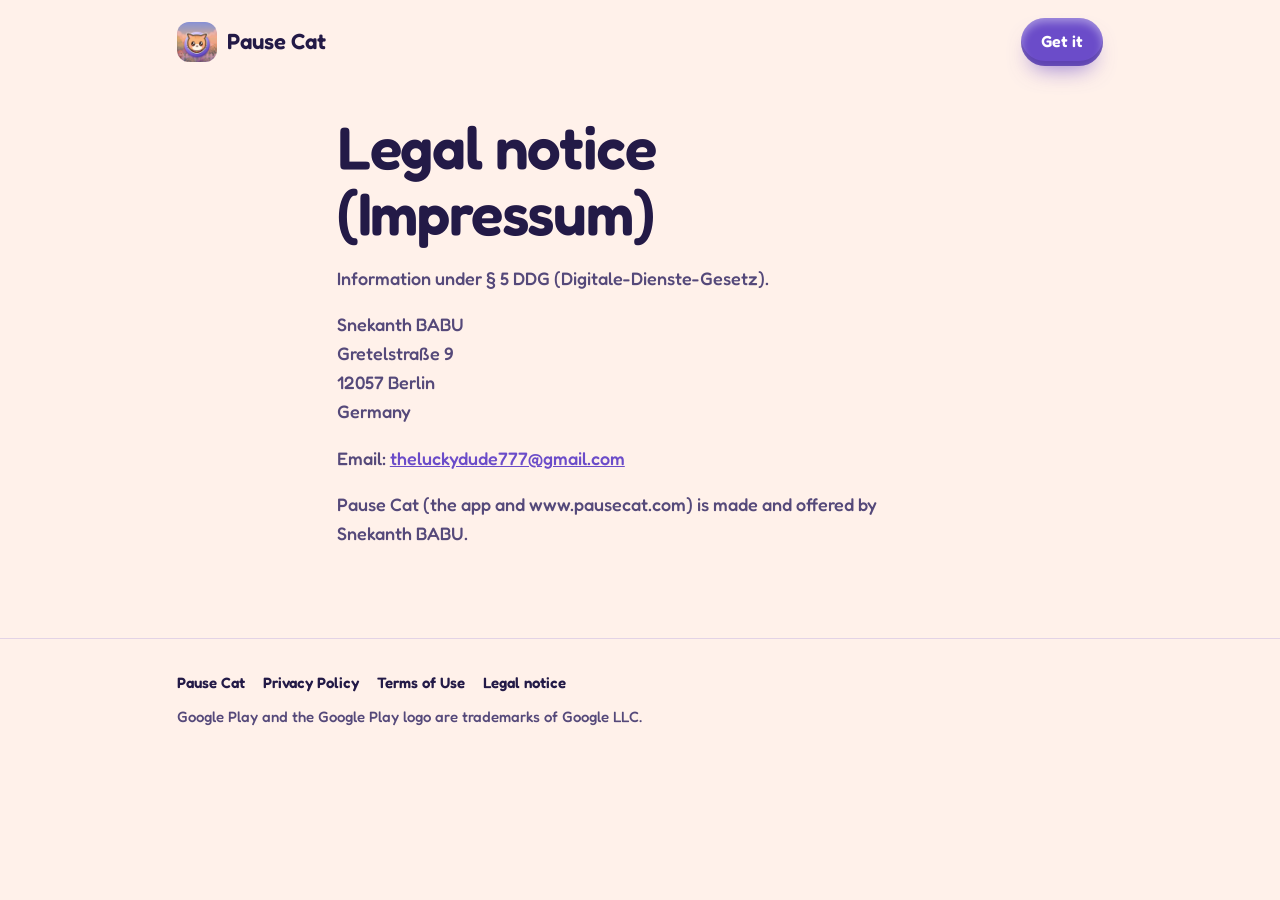
<file: impressum/index.html>
<!doctype html>
<html lang="en">
<head>
<meta charset="utf-8">
<meta name="viewport" content="width=device-width, initial-scale=1">
<title>Pause Cat Legal Notice (Impressum)</title>
<meta name="description" content="Who makes Pause Cat, and how to reach them.">
<link rel="canonical" href="https://www.pausecat.com/impressum/">
<link rel="icon" type="image/png" sizes="32x32" href="../img/favicon-32.png">
<link rel="stylesheet" href="../style.css">
</head>
<body>
<header class="wrap top">
  <a class="brand" href="../"><img src="../img/icon-180.png" alt="" width="40" height="40">Pause Cat</a>
  <nav aria-label="Main"><a class="play small" href="https://play.google.com/store/apps/details?id=com.mindylabs.pausecat">Get it</a></nav>
</header>
<main class="wrap doc">
<h1>Legal notice (Impressum)</h1>
<p>Information under § 5 DDG (Digitale-Dienste-Gesetz).</p>
<p>Snekanth BABU<br>
Gretelstraße 9<br>
12057 Berlin<br>
Germany</p>
<p>Email: <a href="mailto:theluckydude777@gmail.com">theluckydude777@gmail.com</a></p>
<p>Pause Cat (the app and www.pausecat.com) is made and offered by Snekanth BABU.</p>
</main>
<footer>
  <div class="wrap">
    <div class="links"><a href="../">Pause Cat</a><a href="../privacy/">Privacy Policy</a><a href="../terms/">Terms of Use</a><a href="../impressum/">Legal notice</a></div>
    <p>Google Play and the Google Play logo are trademarks of Google LLC.</p>
  </div>
</footer>
</body>
</html>
</file>
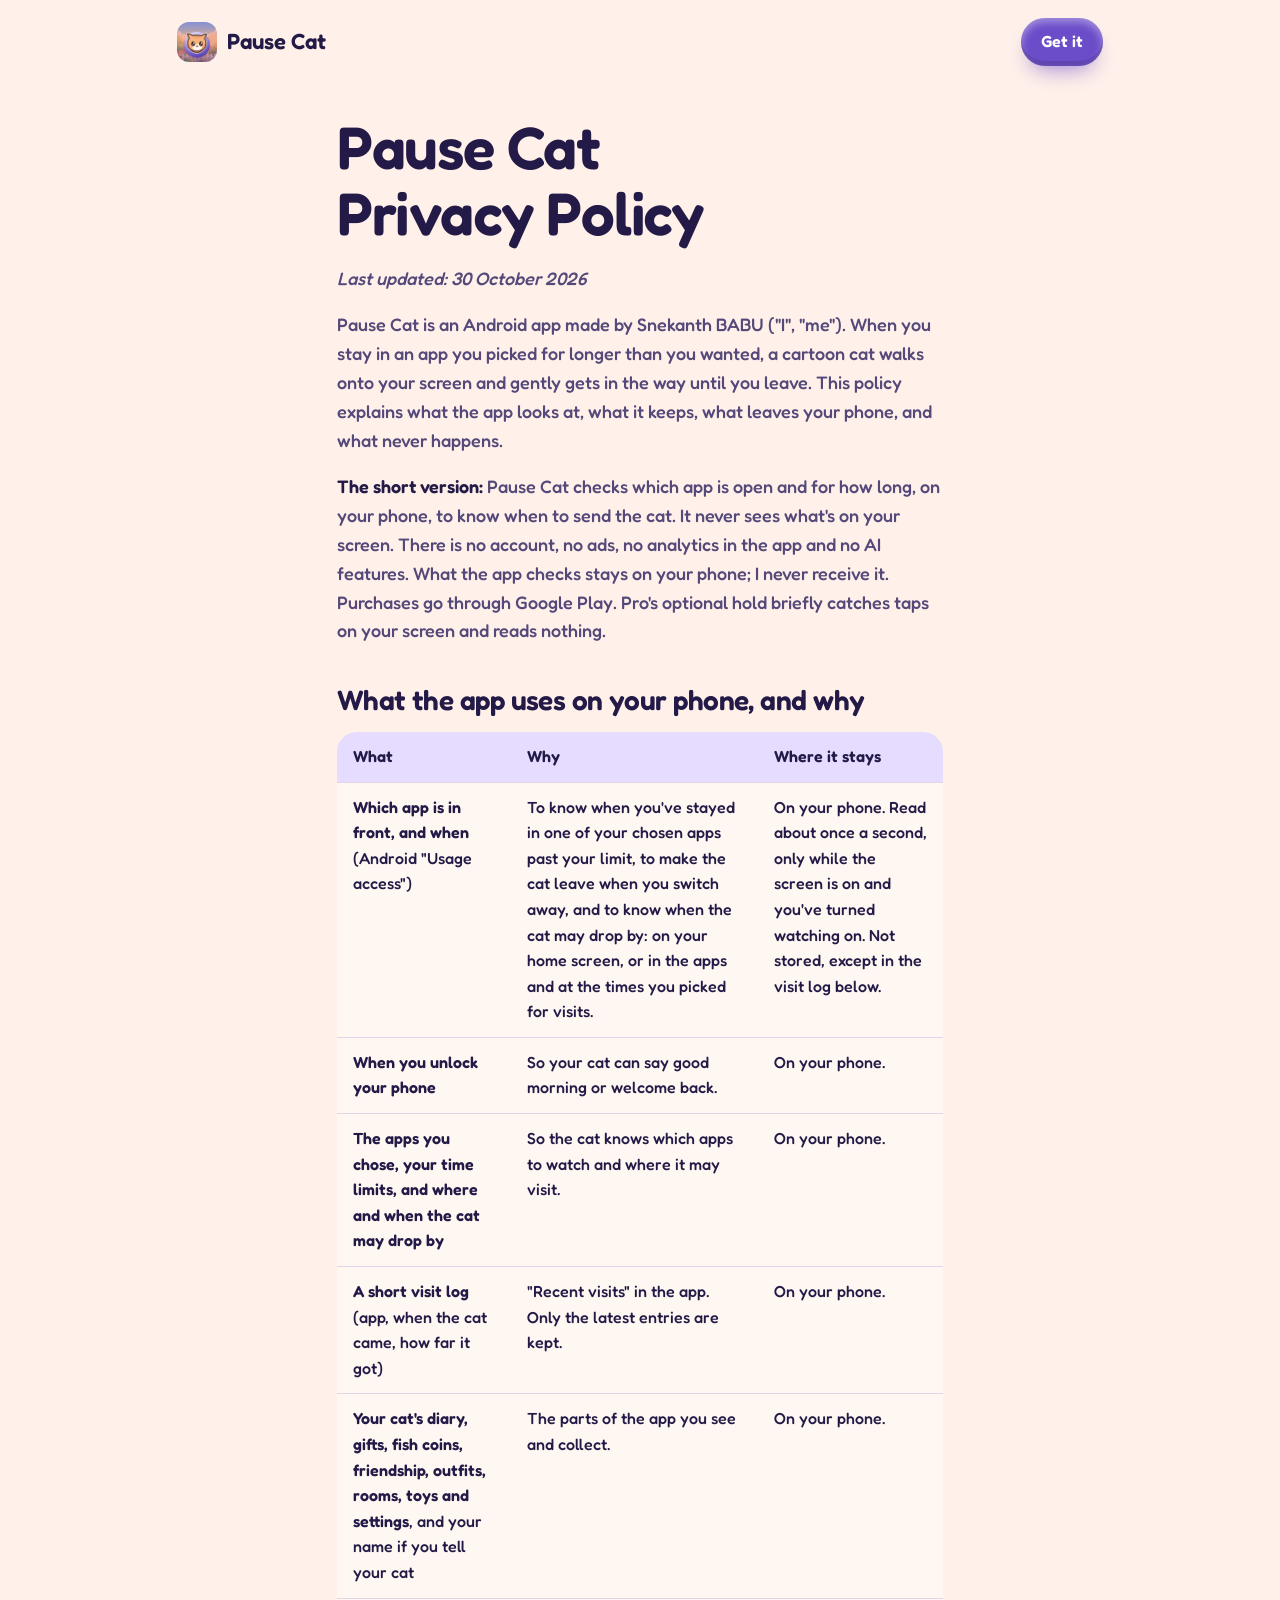
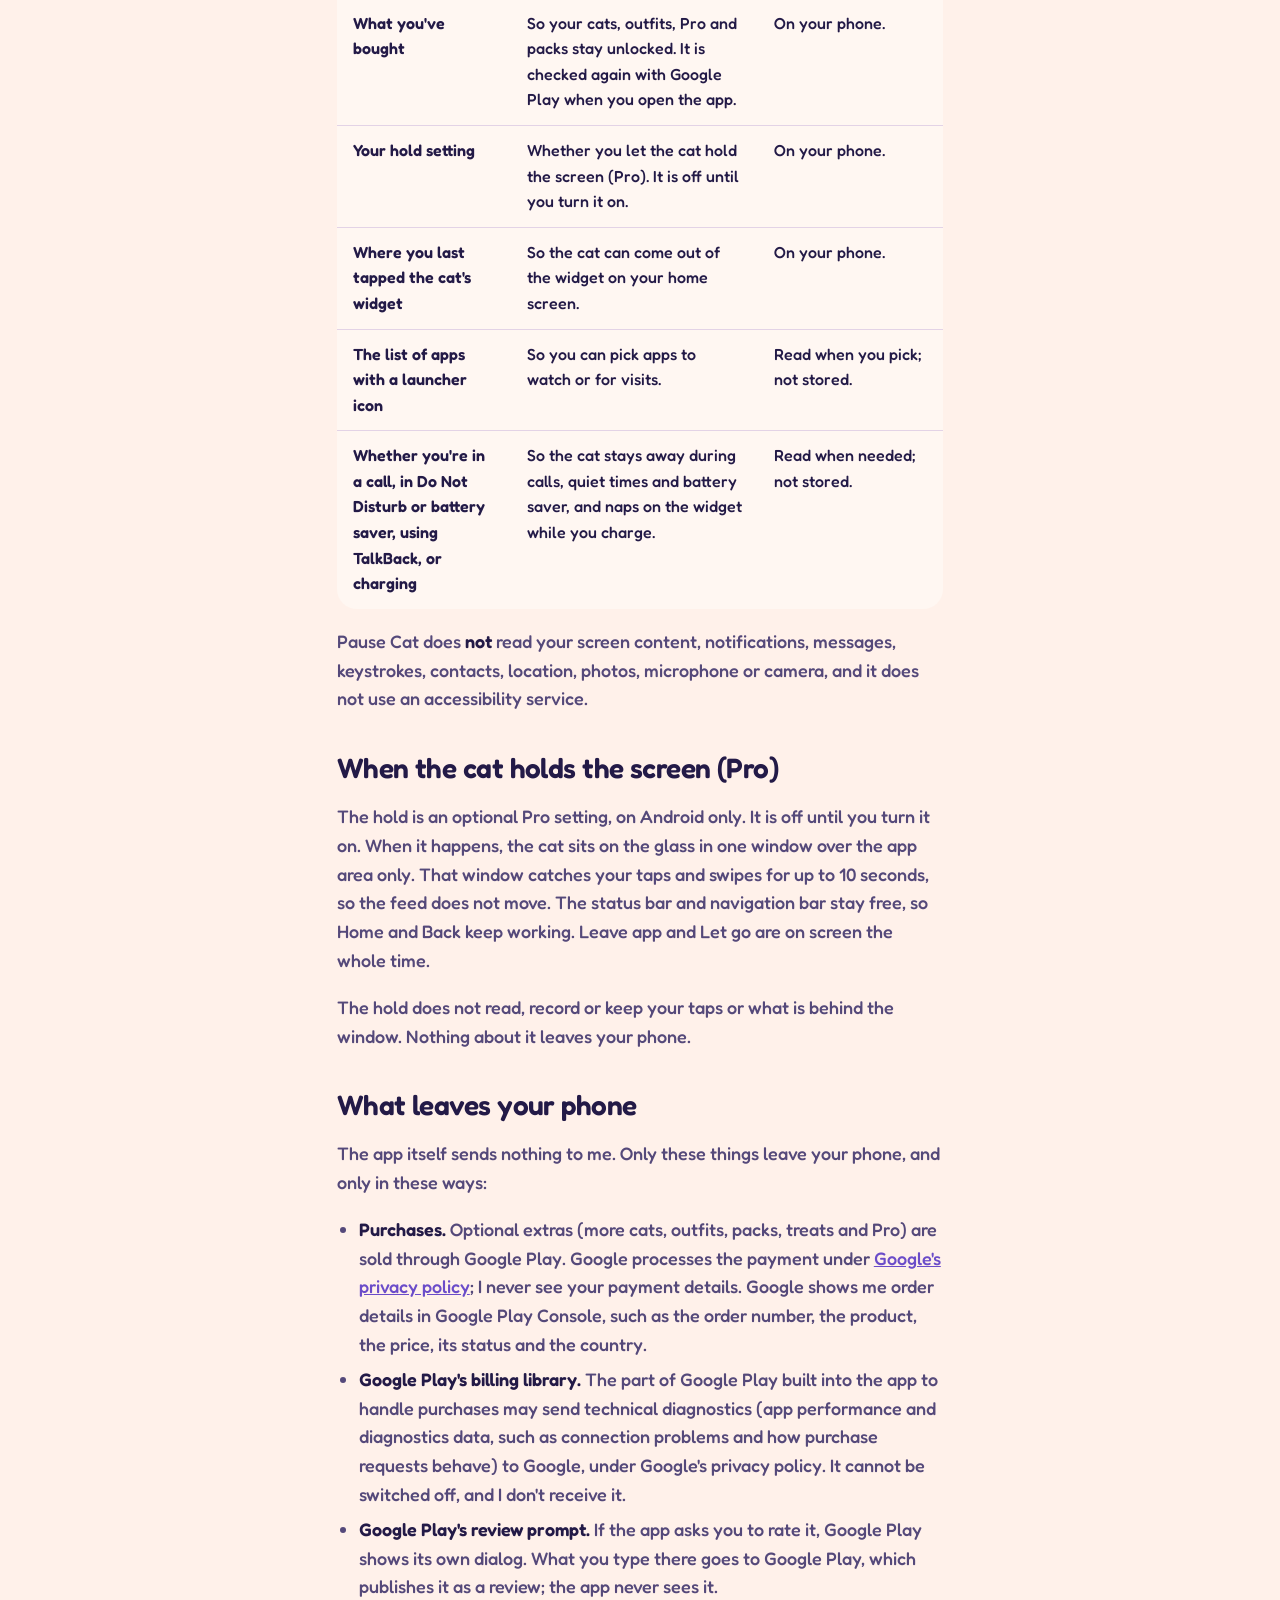
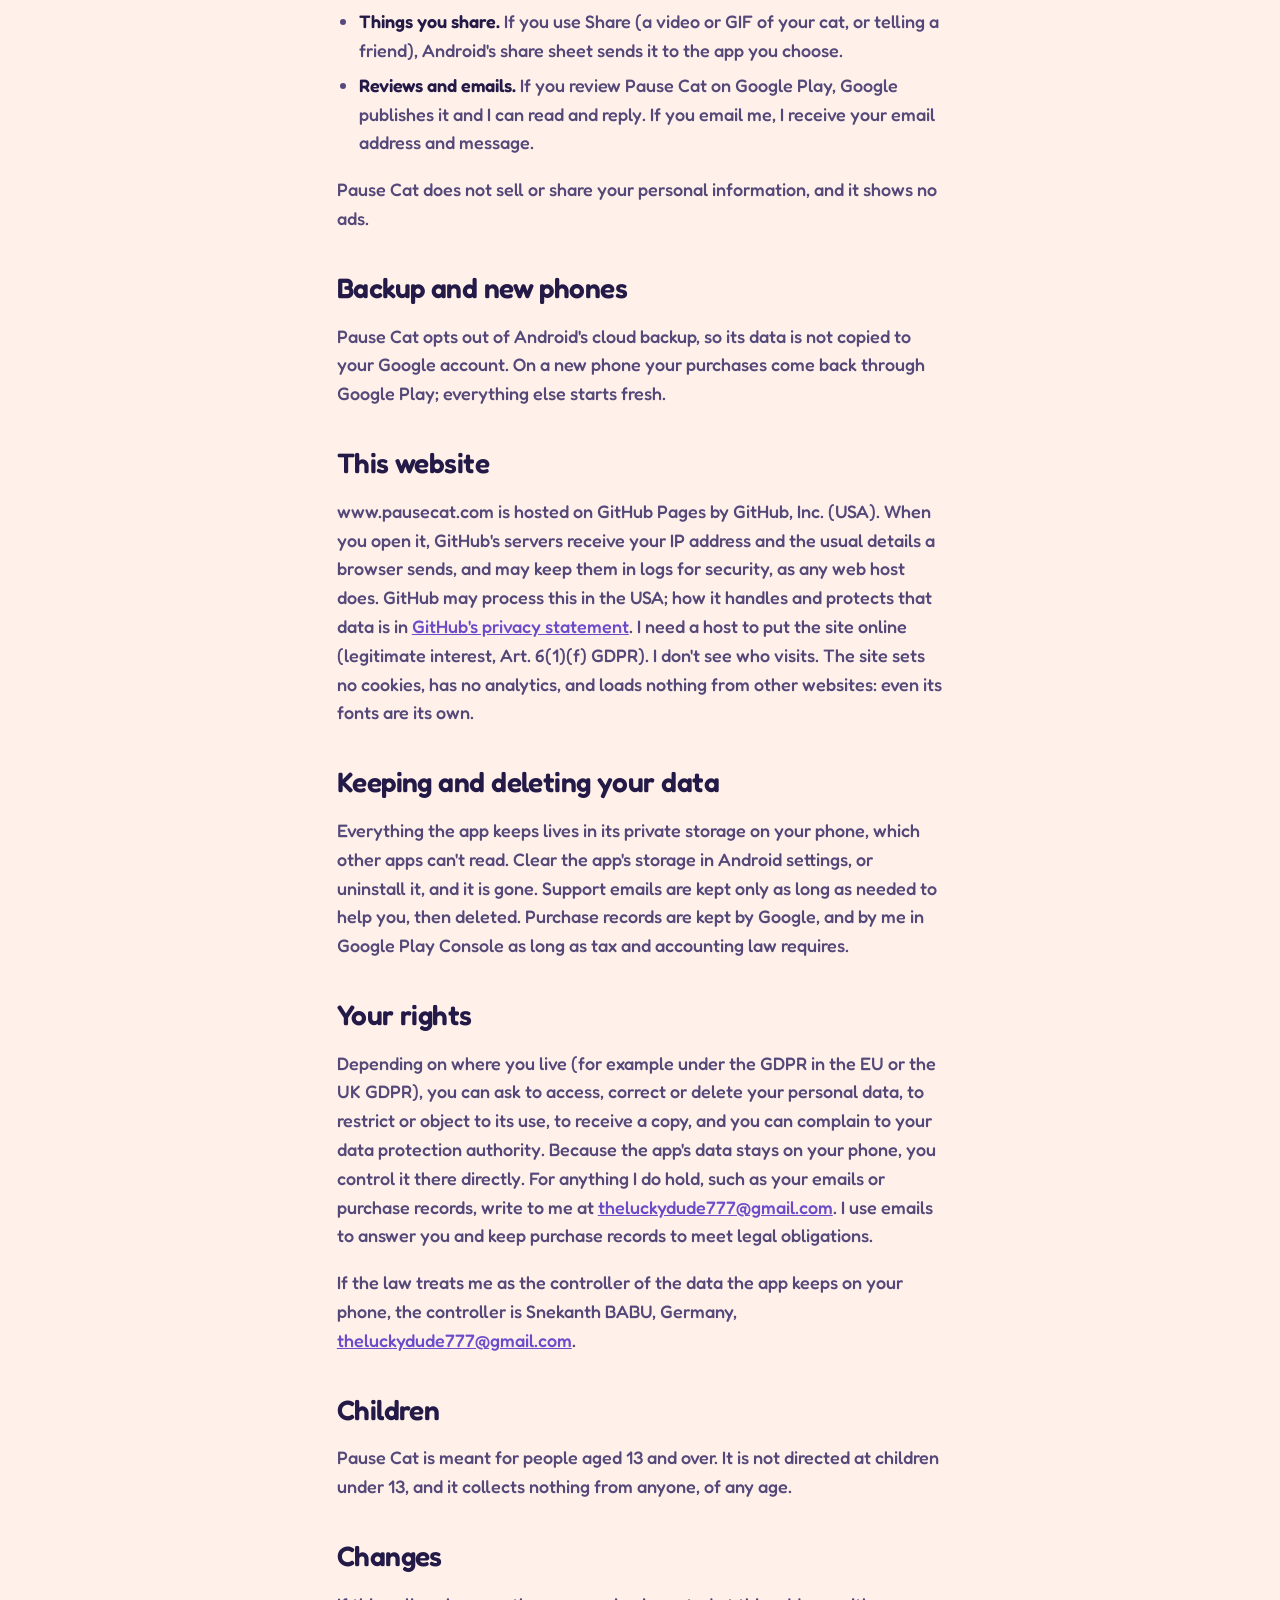
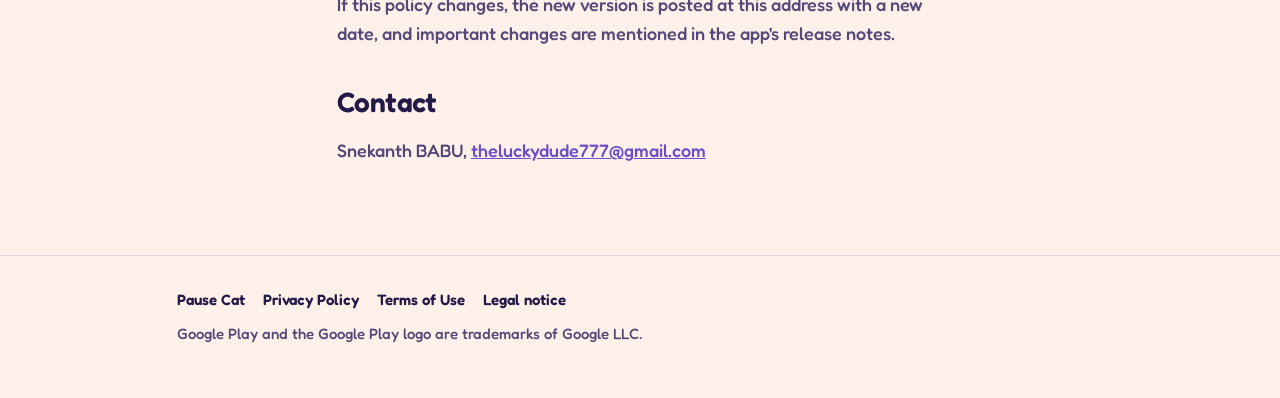
<file: privacy/index.html>
<!doctype html>
<html lang="en">
<head>
<meta charset="utf-8">
<meta name="viewport" content="width=device-width, initial-scale=1">
<title>Pause Cat Privacy Policy</title>
<meta name="description" content="What Pause Cat looks at, what it keeps, and what never leaves your phone.">
<link rel="canonical" href="https://www.pausecat.com/privacy/">
<link rel="icon" type="image/png" sizes="32x32" href="../img/favicon-32.png">
<link rel="stylesheet" href="../style.css">
</head>
<body>
<header class="wrap top">
  <a class="brand" href="../"><img src="../img/icon-180.png" alt="" width="40" height="40">Pause Cat</a>
  <nav aria-label="Main"><a class="play small" href="https://play.google.com/store/apps/details?id=com.mindylabs.pausecat">Get it</a></nav>
</header>
<main class="wrap doc">
<h1>Pause Cat Privacy Policy</h1>
<p><em>Last updated: 30 October 2026</em></p>
<p>Pause Cat is an Android app made by Snekanth BABU ("I", "me"). When you stay in an app you picked
for longer than you wanted, a cartoon cat walks onto your screen and gently gets in the way until you leave. This
policy explains what the app looks at, what it keeps, what leaves your phone, and what never happens.</p>
<p><strong>The short version:</strong> Pause Cat checks which app is open and for how long, on your phone, to know when to send the
cat. It never sees what's on your screen. There is no account, no ads, no analytics in the app and no AI features.
What the app checks stays on your phone; I never receive it. Purchases go through Google Play. Pro's optional hold
briefly catches taps on your screen and reads nothing.</p>
<h2>What the app uses on your phone, and why</h2>
<div class="table-wrap"><table>
<thead>
<tr>
<th>What</th>
<th>Why</th>
<th>Where it stays</th>
</tr>
</thead>
<tbody>
<tr>
<td><strong>Which app is in front, and when</strong> (Android "Usage access")</td>
<td>To know when you've stayed in one of your chosen apps past your limit, to make the cat leave when you switch away, and to know when the cat may drop by: on your home screen, or in the apps and at the times you picked for visits.</td>
<td>On your phone. Read about once a second, only while the screen is on and you've turned watching on. Not stored, except in the visit log below.</td>
</tr>
<tr>
<td><strong>When you unlock your phone</strong></td>
<td>So your cat can say good morning or welcome back.</td>
<td>On your phone.</td>
</tr>
<tr>
<td><strong>The apps you chose, your time limits, and where and when the cat may drop by</strong></td>
<td>So the cat knows which apps to watch and where it may visit.</td>
<td>On your phone.</td>
</tr>
<tr>
<td><strong>A short visit log</strong> (app, when the cat came, how far it got)</td>
<td>"Recent visits" in the app. Only the latest entries are kept.</td>
<td>On your phone.</td>
</tr>
<tr>
<td><strong>Your cat's diary, gifts, fish coins, friendship, outfits, rooms, toys and settings</strong>, and your name if you tell your cat</td>
<td>The parts of the app you see and collect.</td>
<td>On your phone.</td>
</tr>
<tr>
<td><strong>What you've bought</strong></td>
<td>So your cats, outfits, Pro and packs stay unlocked. It is checked again with Google Play when you open the app.</td>
<td>On your phone.</td>
</tr>
<tr>
<td><strong>Your hold setting</strong></td>
<td>Whether you let the cat hold the screen (Pro). It is off until you turn it on.</td>
<td>On your phone.</td>
</tr>
<tr>
<td><strong>Where you last tapped the cat's widget</strong></td>
<td>So the cat can come out of the widget on your home screen.</td>
<td>On your phone.</td>
</tr>
<tr>
<td><strong>The list of apps with a launcher icon</strong></td>
<td>So you can pick apps to watch or for visits.</td>
<td>Read when you pick; not stored.</td>
</tr>
<tr>
<td><strong>Whether you're in a call, in Do Not Disturb or battery saver, using TalkBack, or charging</strong></td>
<td>So the cat stays away during calls, quiet times and battery saver, and naps on the widget while you charge.</td>
<td>Read when needed; not stored.</td>
</tr>
</tbody>
</table></div>
<p>Pause Cat does <strong>not</strong> read your screen content, notifications, messages, keystrokes, contacts, location, photos,
microphone or camera, and it does not use an accessibility service.</p>
<h2>When the cat holds the screen (Pro)</h2>
<p>The hold is an optional Pro setting, on Android only. It is off until you turn it on. When it happens, the cat sits on
the glass in one window over the app area only. That window catches your taps and swipes for up to 10 seconds, so the
feed does not move. The status bar and navigation bar stay free, so Home and Back keep working. Leave app and Let go
are on screen the whole time.</p>
<p>The hold does not read, record or keep your taps or what is behind the window. Nothing about it leaves your phone.</p>
<h2>What leaves your phone</h2>
<p>The app itself sends nothing to me. Only these things leave your phone, and only in these ways:</p>
<ul>
<li><strong>Purchases.</strong> Optional extras (more cats, outfits, packs, treats and Pro) are sold through Google Play. Google processes
  the payment under <a href="https://policies.google.com/privacy">Google's privacy policy</a>; I never see your payment
  details. Google shows me order details in Google Play Console, such as the order number, the product, the price,
  its status and the country.</li>
<li><strong>Google Play's billing library.</strong> The part of Google Play built into the app to handle purchases may send
  technical diagnostics (app performance and diagnostics data, such as connection problems and how purchase requests
  behave) to Google, under Google's privacy policy. It cannot be switched off, and I don't receive it.</li>
<li><strong>Google Play's review prompt.</strong> If the app asks you to rate it, Google Play shows its own dialog. What you type
  there goes to Google Play, which publishes it as a review; the app never sees it.</li>
<li><strong>Things you share.</strong> If you use Share (a video or GIF of your cat, or telling a friend), Android's share sheet
  sends it to the app you choose.</li>
<li><strong>Reviews and emails.</strong> If you review Pause Cat on Google Play, Google publishes it and I can read and reply. If
  you email me, I receive your email address and message.</li>
</ul>
<p>Pause Cat does not sell or share your personal information, and it shows no ads.</p>
<h2>Backup and new phones</h2>
<p>Pause Cat opts out of Android's cloud backup, so its data is not copied to your Google account. On a new phone your
purchases come back through Google Play; everything else starts fresh.</p>
<h2>This website</h2>
<p>www.pausecat.com is hosted on GitHub Pages by GitHub, Inc. (USA). When you open it, GitHub's servers receive your
IP address and the usual details a browser sends, and may keep them in logs for security, as any web host does.
GitHub may process this in the USA; how it handles and protects that data is in
<a href="https://docs.github.com/en/site-policy/privacy-policies/github-general-privacy-statement">GitHub's privacy statement</a>.
I need a host to put the site online (legitimate interest, Art. 6(1)(f) GDPR). I don't see who visits. The site
sets no cookies, has no analytics, and loads nothing from other websites: even its fonts are its own.</p>
<h2>Keeping and deleting your data</h2>
<p>Everything the app keeps lives in its private storage on your phone, which other apps can't read. Clear the app's
storage in Android settings, or uninstall it, and it is gone. Support emails are kept only as long as needed to help
you, then deleted. Purchase records are kept by Google, and by me in Google Play Console as long as tax and
accounting law requires.</p>
<h2>Your rights</h2>
<p>Depending on where you live (for example under the GDPR in the EU or the UK GDPR), you can ask to access, correct or
delete your personal data, to restrict or object to its use, to receive a copy, and you can complain to your data
protection authority. Because the app's data stays on your phone, you control it there directly. For anything I do
hold, such as your emails or purchase records, write to me at <a href="mailto:theluckydude777@gmail.com">theluckydude777@gmail.com</a>. I use emails to answer you and keep
purchase records to meet legal obligations.</p>
<p>If the law treats me as the controller of the data the app keeps on your phone, the controller is
Snekanth BABU, Germany, <a href="mailto:theluckydude777@gmail.com">theluckydude777@gmail.com</a>.</p>
<h2>Children</h2>
<p>Pause Cat is meant for people aged 13 and over. It is not directed at children under 13, and it collects nothing
from anyone, of any age.</p>
<h2>Changes</h2>
<p>If this policy changes, the new version is posted at this address with a new date, and important changes are
mentioned in the app's release notes.</p>
<h2>Contact</h2>
<p>Snekanth BABU, <a href="mailto:theluckydude777@gmail.com">theluckydude777@gmail.com</a></p>
</main>
<footer>
  <div class="wrap">
    <div class="links"><a href="../">Pause Cat</a><a href="../privacy/">Privacy Policy</a><a href="../terms/">Terms of Use</a><a href="../impressum/">Legal notice</a></div>
    <p>Google Play and the Google Play logo are trademarks of Google LLC.</p>
  </div>
</footer>
</body>
</html>
</file>
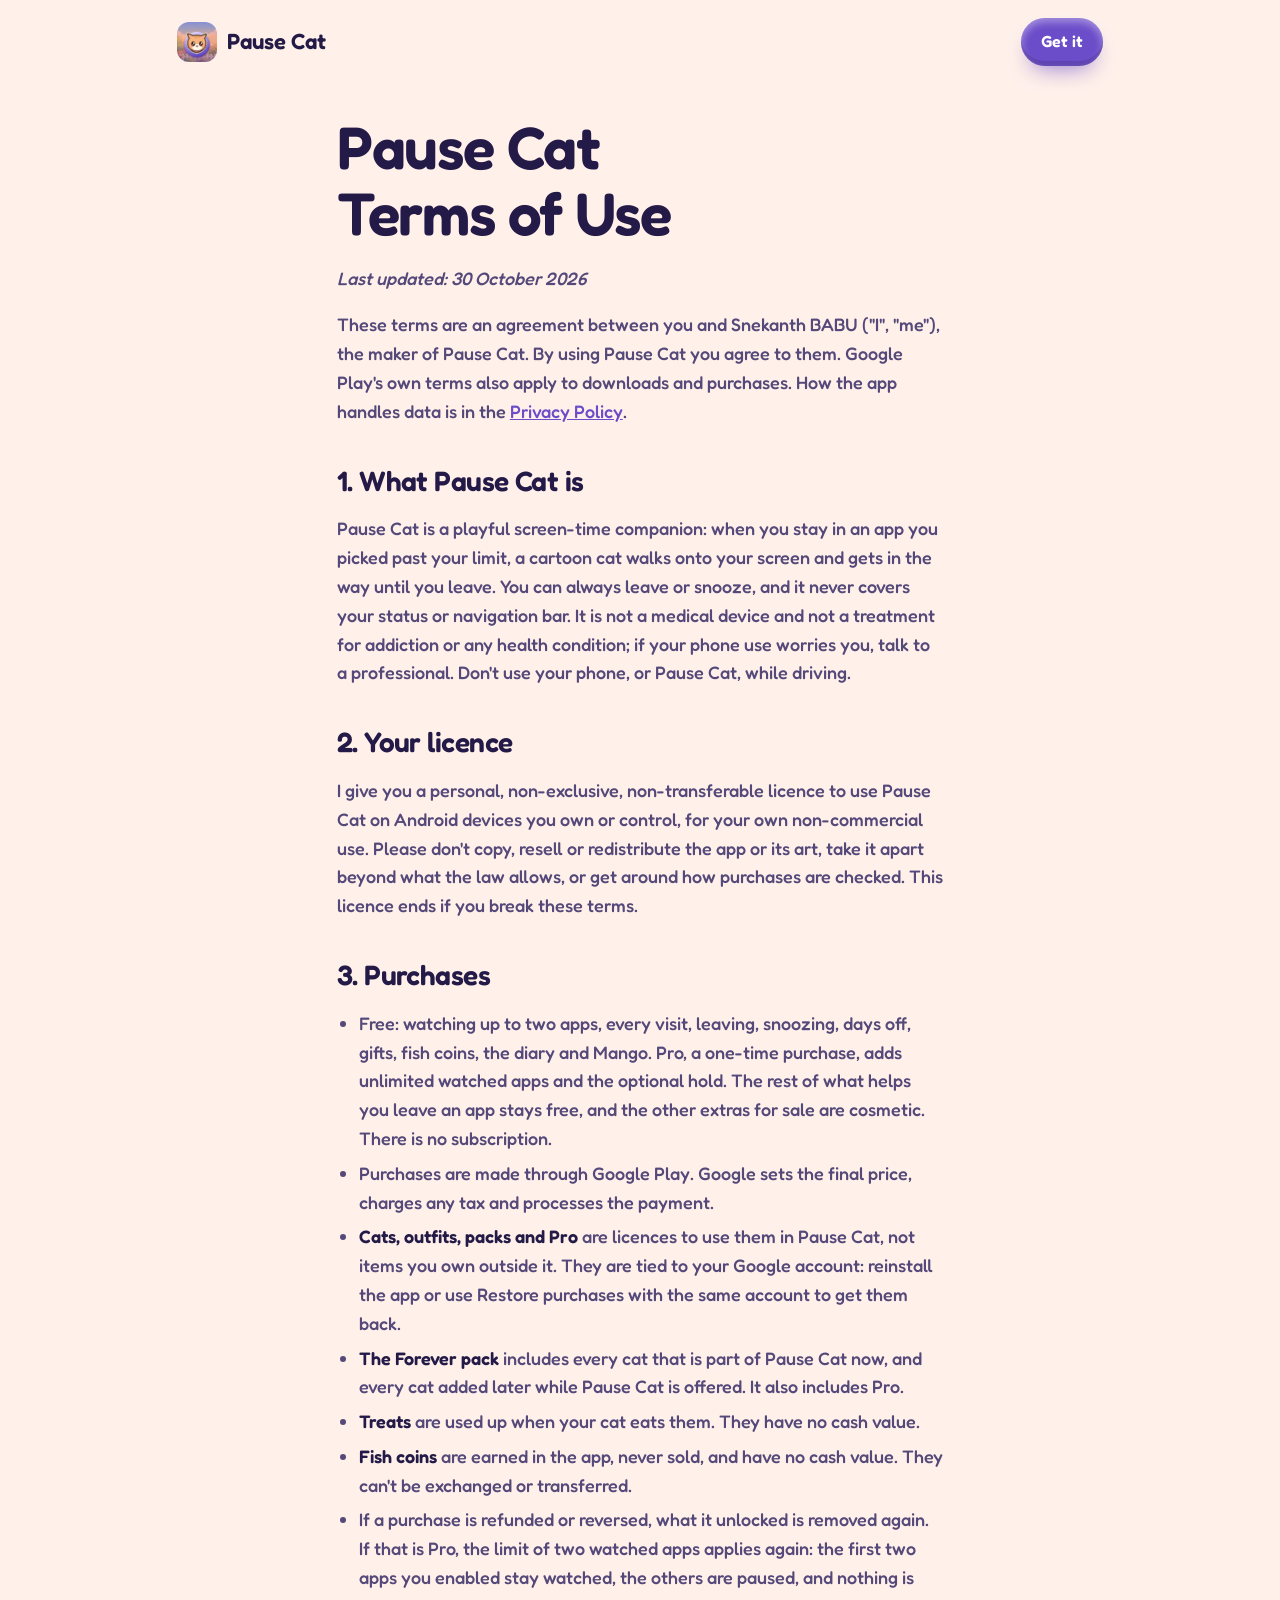
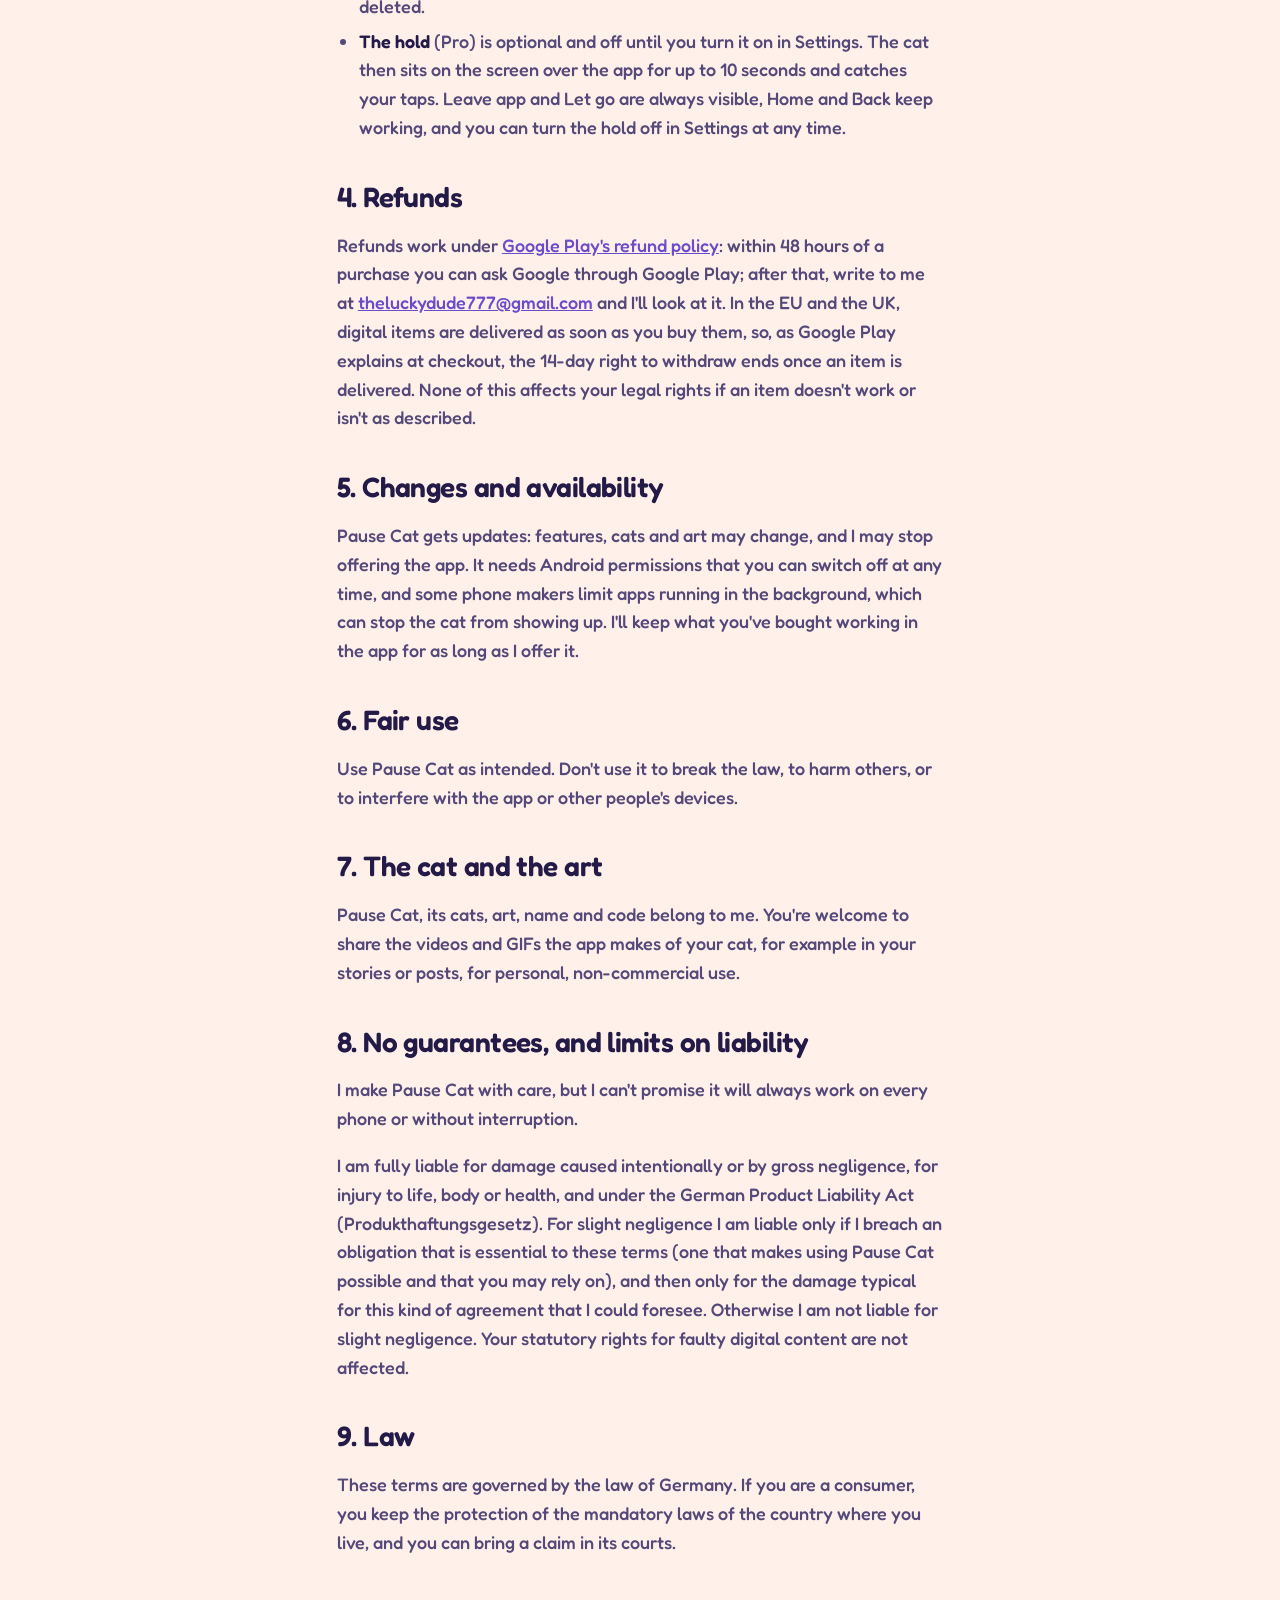
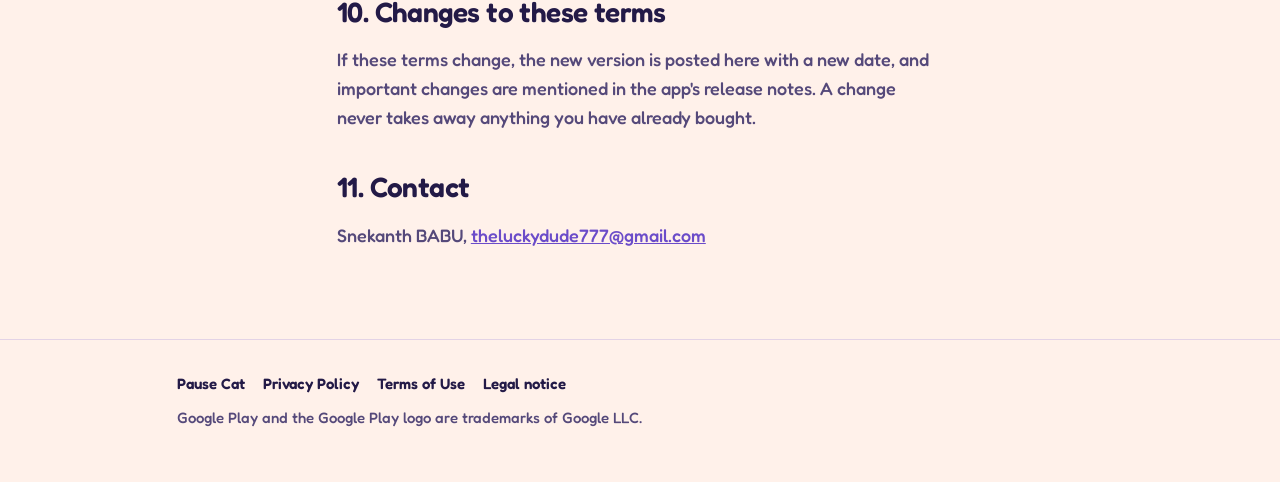
<file: terms/index.html>
<!doctype html>
<html lang="en">
<head>
<meta charset="utf-8">
<meta name="viewport" content="width=device-width, initial-scale=1">
<title>Pause Cat Terms of Use</title>
<meta name="description" content="The terms for using Pause Cat and its purchases.">
<link rel="canonical" href="https://www.pausecat.com/terms/">
<link rel="icon" type="image/png" sizes="32x32" href="../img/favicon-32.png">
<link rel="stylesheet" href="../style.css">
</head>
<body>
<header class="wrap top">
  <a class="brand" href="../"><img src="../img/icon-180.png" alt="" width="40" height="40">Pause Cat</a>
  <nav aria-label="Main"><a class="play small" href="https://play.google.com/store/apps/details?id=com.mindylabs.pausecat">Get it</a></nav>
</header>
<main class="wrap doc">
<h1>Pause Cat Terms of Use</h1>
<p><em>Last updated: 30 October 2026</em></p>
<p>These terms are an agreement between you and Snekanth BABU ("I", "me"), the maker of Pause Cat. By
using Pause Cat you agree to them. Google Play's own terms also apply to downloads and purchases. How the app handles
data is in the <a href="../privacy/">Privacy Policy</a>.</p>
<h2>1. What Pause Cat is</h2>
<p>Pause Cat is a playful screen-time companion: when you stay in an app you picked past your limit, a cartoon cat
walks onto your screen and gets in the way until you leave. You can always leave or snooze, and it never covers your status or navigation bar. It is not a medical device and
not a treatment for addiction or any health condition; if your phone use worries you, talk to a professional.
Don't use your phone, or Pause Cat, while driving.</p>
<h2>2. Your licence</h2>
<p>I give you a personal, non-exclusive, non-transferable licence to use Pause Cat on Android devices you own or
control, for your own non-commercial use. Please don't copy, resell or redistribute the app or its art, take it
apart beyond what the law allows, or get around how purchases are checked. This licence ends if you break these
terms.</p>
<h2>3. Purchases</h2>
<ul>
<li>Free: watching up to two apps, every visit, leaving, snoozing, days off, gifts, fish coins, the diary and Mango.
  Pro, a one-time purchase, adds unlimited watched apps and the optional hold. The rest of what helps you leave an
  app stays free, and the other extras for sale are cosmetic. There is no subscription.</li>
<li>Purchases are made through Google Play. Google sets the final price, charges any tax and processes the payment.</li>
<li><strong>Cats, outfits, packs and Pro</strong> are licences to use them in Pause Cat, not items you own outside it. They are tied to
  your Google account: reinstall the app or use Restore purchases with the same account to get them back.</li>
<li><strong>The Forever pack</strong> includes every cat that is part of Pause Cat now, and every cat added later while Pause Cat is
  offered. It also includes Pro.</li>
<li><strong>Treats</strong> are used up when your cat eats them. They have no cash value.</li>
<li><strong>Fish coins</strong> are earned in the app, never sold, and have no cash value. They can't be exchanged or transferred.</li>
<li>If a purchase is refunded or reversed, what it unlocked is removed again. If that is Pro, the limit of two watched
  apps applies again: the first two apps you enabled stay watched, the others are paused, and nothing is deleted.</li>
<li><strong>The hold</strong> (Pro) is optional and off until you turn it on in Settings. The cat then sits on the screen over the
  app for up to 10 seconds and catches your taps. Leave app and Let go are always visible, Home and Back keep working,
  and you can turn the hold off in Settings at any time.</li>
</ul>
<h2>4. Refunds</h2>
<p>Refunds work under <a href="https://support.google.com/googleplay/answer/15574908">Google Play's refund policy</a>: within 48
hours of a purchase you can ask Google through Google Play; after that, write to me at <a href="mailto:theluckydude777@gmail.com">theluckydude777@gmail.com</a> and I'll look
at it. In the EU and the UK, digital items are delivered as soon as you buy them, so, as Google Play explains at
checkout, the 14-day right to withdraw ends once an item is delivered. None of this affects your legal rights if an
item doesn't work or isn't as described.</p>
<h2>5. Changes and availability</h2>
<p>Pause Cat gets updates: features, cats and art may change, and I may stop offering the app. It needs Android
permissions that you can switch off at any time, and some phone makers limit apps running in the background, which
can stop the cat from showing up. I'll keep what you've bought working in the app for as long as I offer it.</p>
<h2>6. Fair use</h2>
<p>Use Pause Cat as intended. Don't use it to break the law, to harm others, or to interfere with the app or other
people's devices.</p>
<h2>7. The cat and the art</h2>
<p>Pause Cat, its cats, art, name and code belong to me. You're welcome to share the videos and GIFs the app makes of
your cat, for example in your stories or posts, for personal, non-commercial use.</p>
<h2>8. No guarantees, and limits on liability</h2>
<p>I make Pause Cat with care, but I can't promise it will always work on every phone or without interruption.</p>
<p>I am fully liable for damage caused intentionally or by gross negligence, for injury to life, body or health, and
under the German Product Liability Act (Produkthaftungsgesetz). For slight negligence I am liable only if I breach an
obligation that is essential to these terms (one that makes using Pause Cat possible and that you may rely on), and
then only for the damage typical for this kind of agreement that I could foresee. Otherwise I am not liable for slight
negligence. Your statutory rights for faulty digital content are not affected.</p>
<h2>9. Law</h2>
<p>These terms are governed by the law of Germany. If you are a consumer, you keep the protection of the mandatory
laws of the country where you live, and you can bring a claim in its courts.</p>
<h2>10. Changes to these terms</h2>
<p>If these terms change, the new version is posted here with a new date, and important changes are mentioned in the
app's release notes. A change never takes away anything you have already bought.</p>
<h2>11. Contact</h2>
<p>Snekanth BABU, <a href="mailto:theluckydude777@gmail.com">theluckydude777@gmail.com</a></p>
</main>
<footer>
  <div class="wrap">
    <div class="links"><a href="../">Pause Cat</a><a href="../privacy/">Privacy Policy</a><a href="../terms/">Terms of Use</a><a href="../impressum/">Legal notice</a></div>
    <p>Google Play and the Google Play logo are trademarks of Google LLC.</p>
  </div>
</footer>
</body>
</html>
</file>
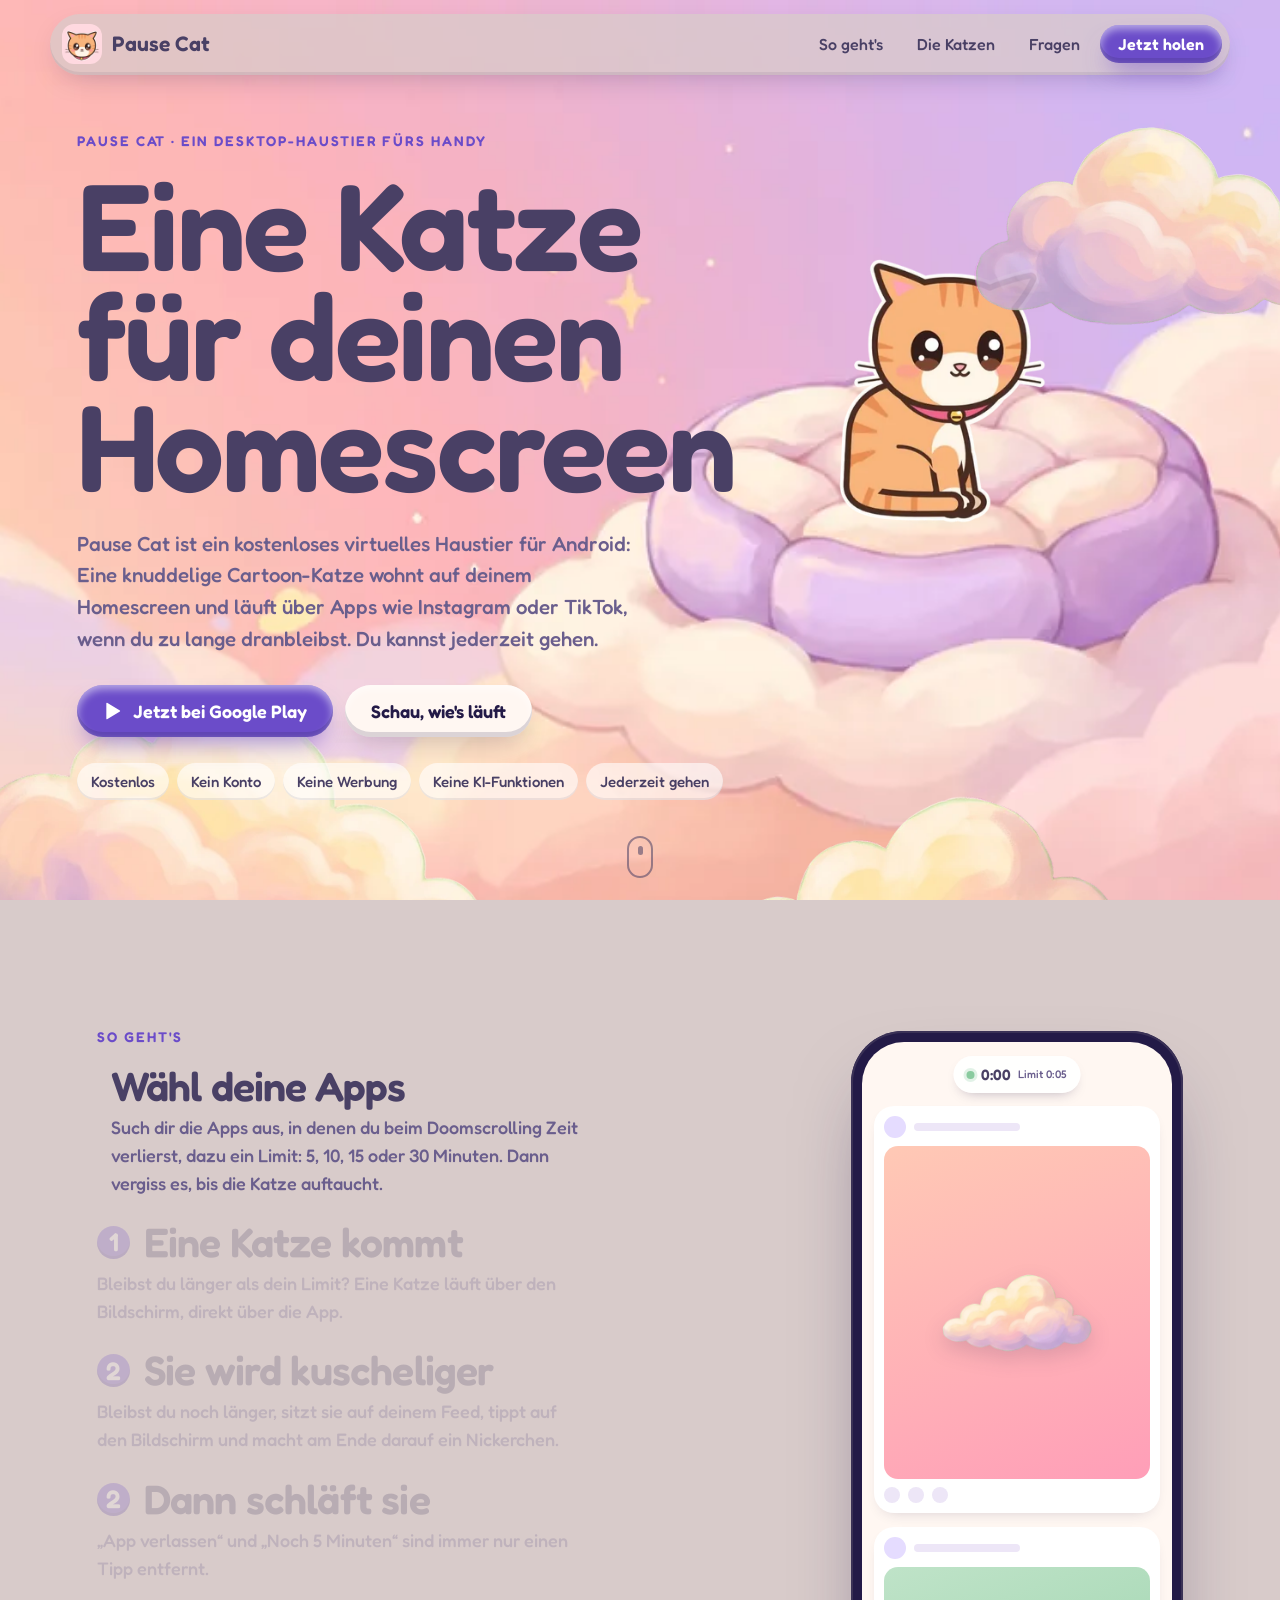
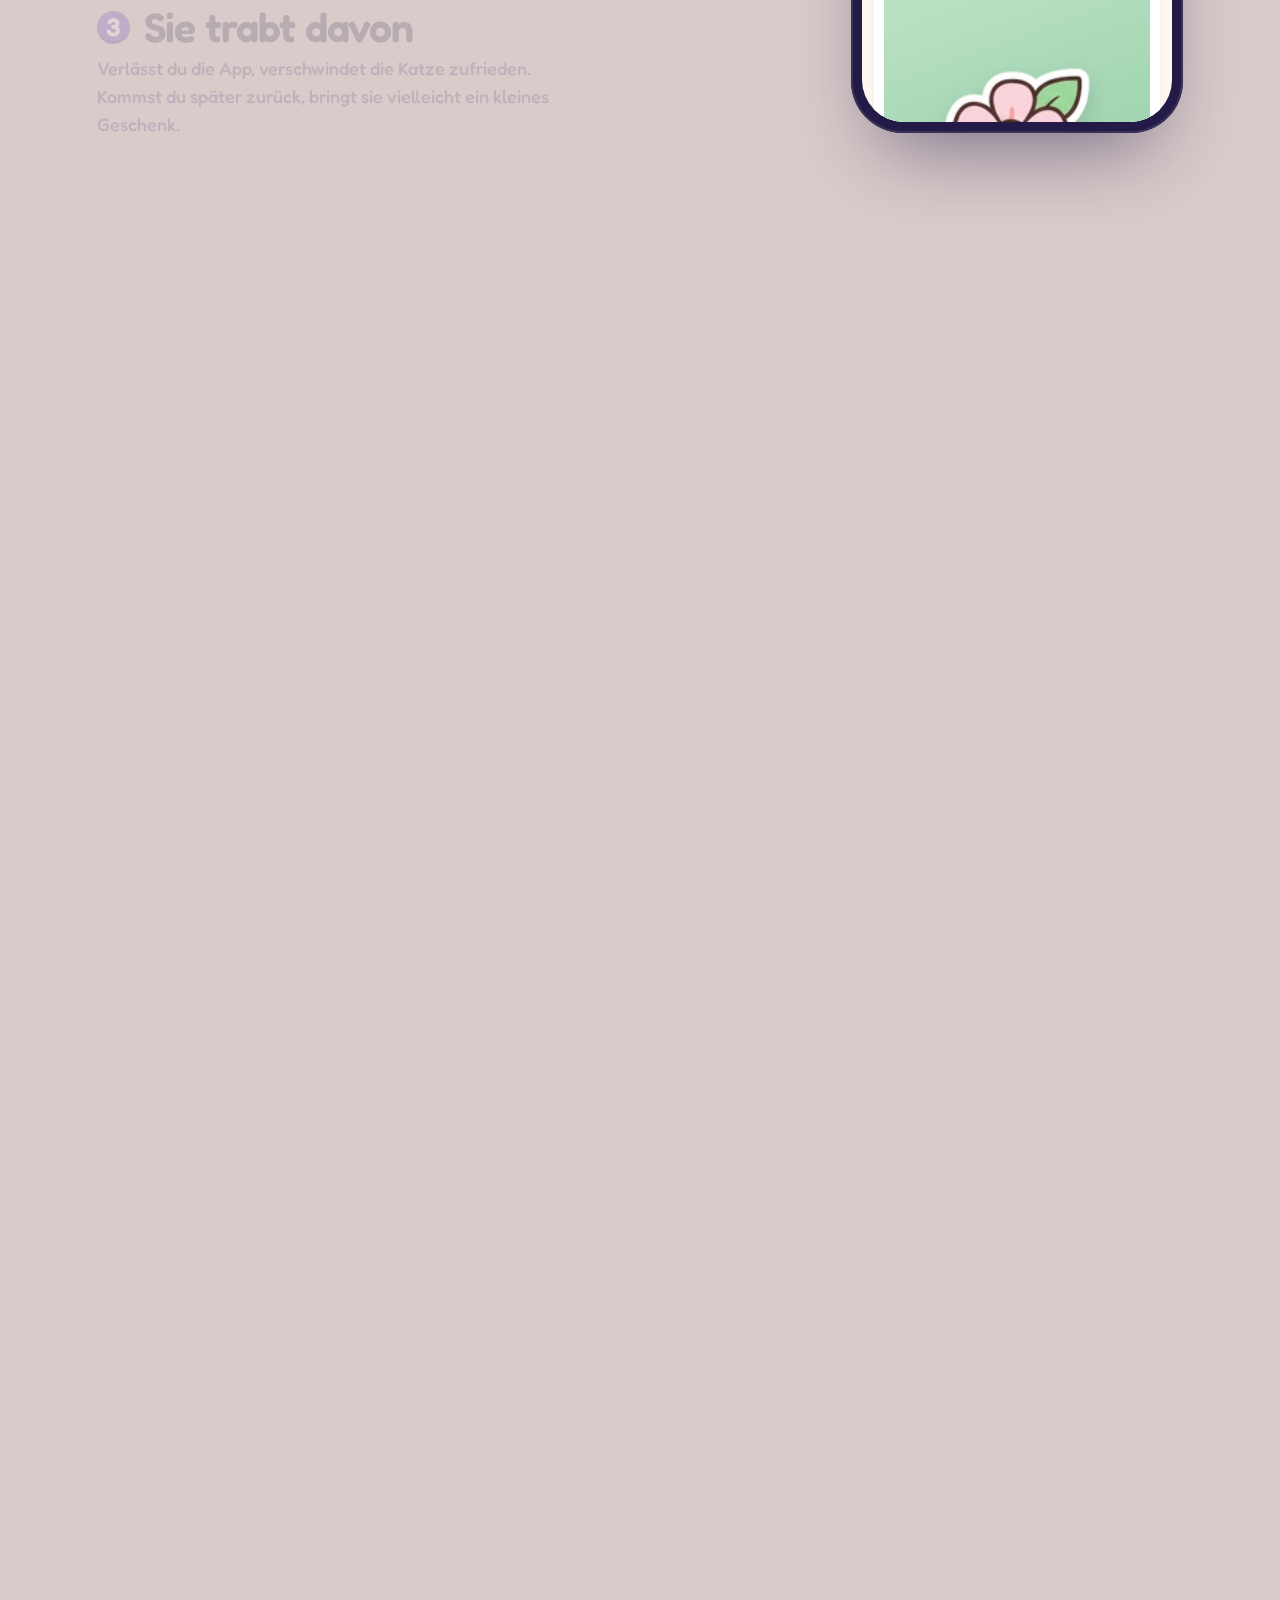
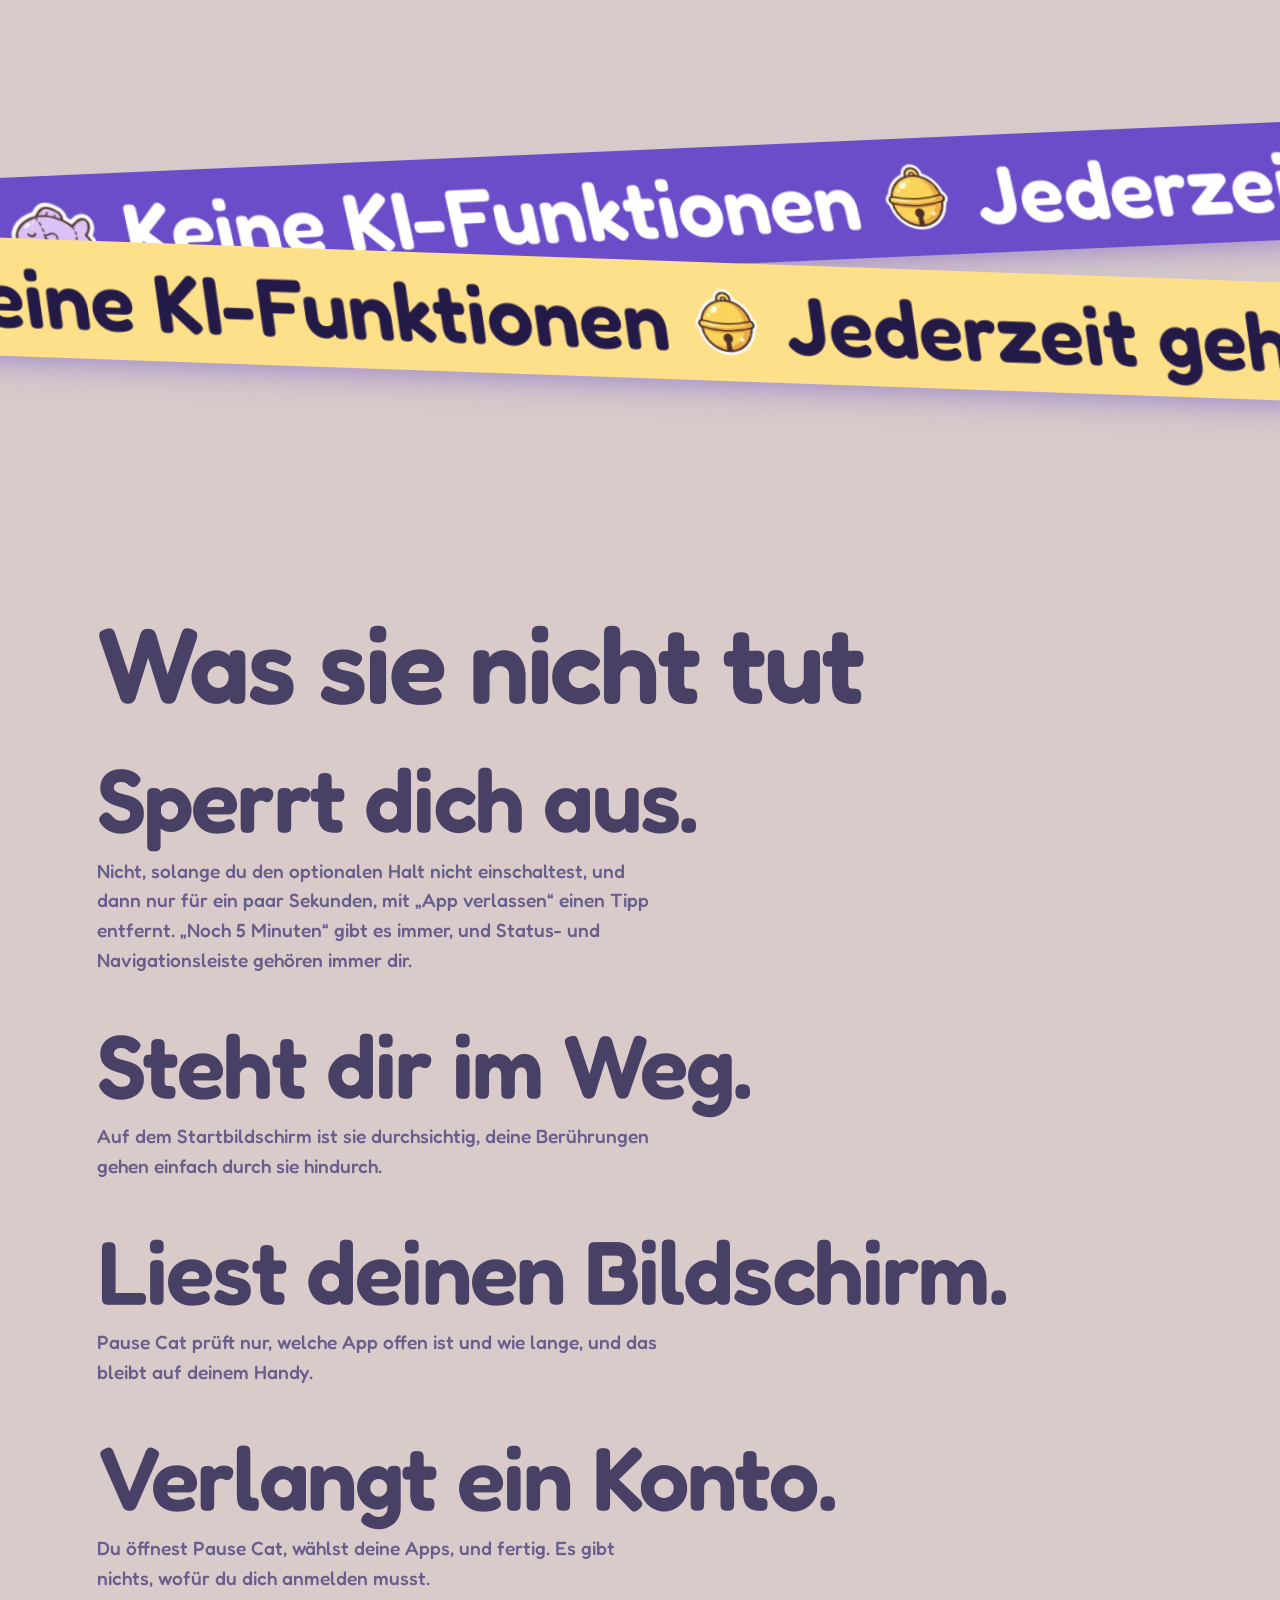
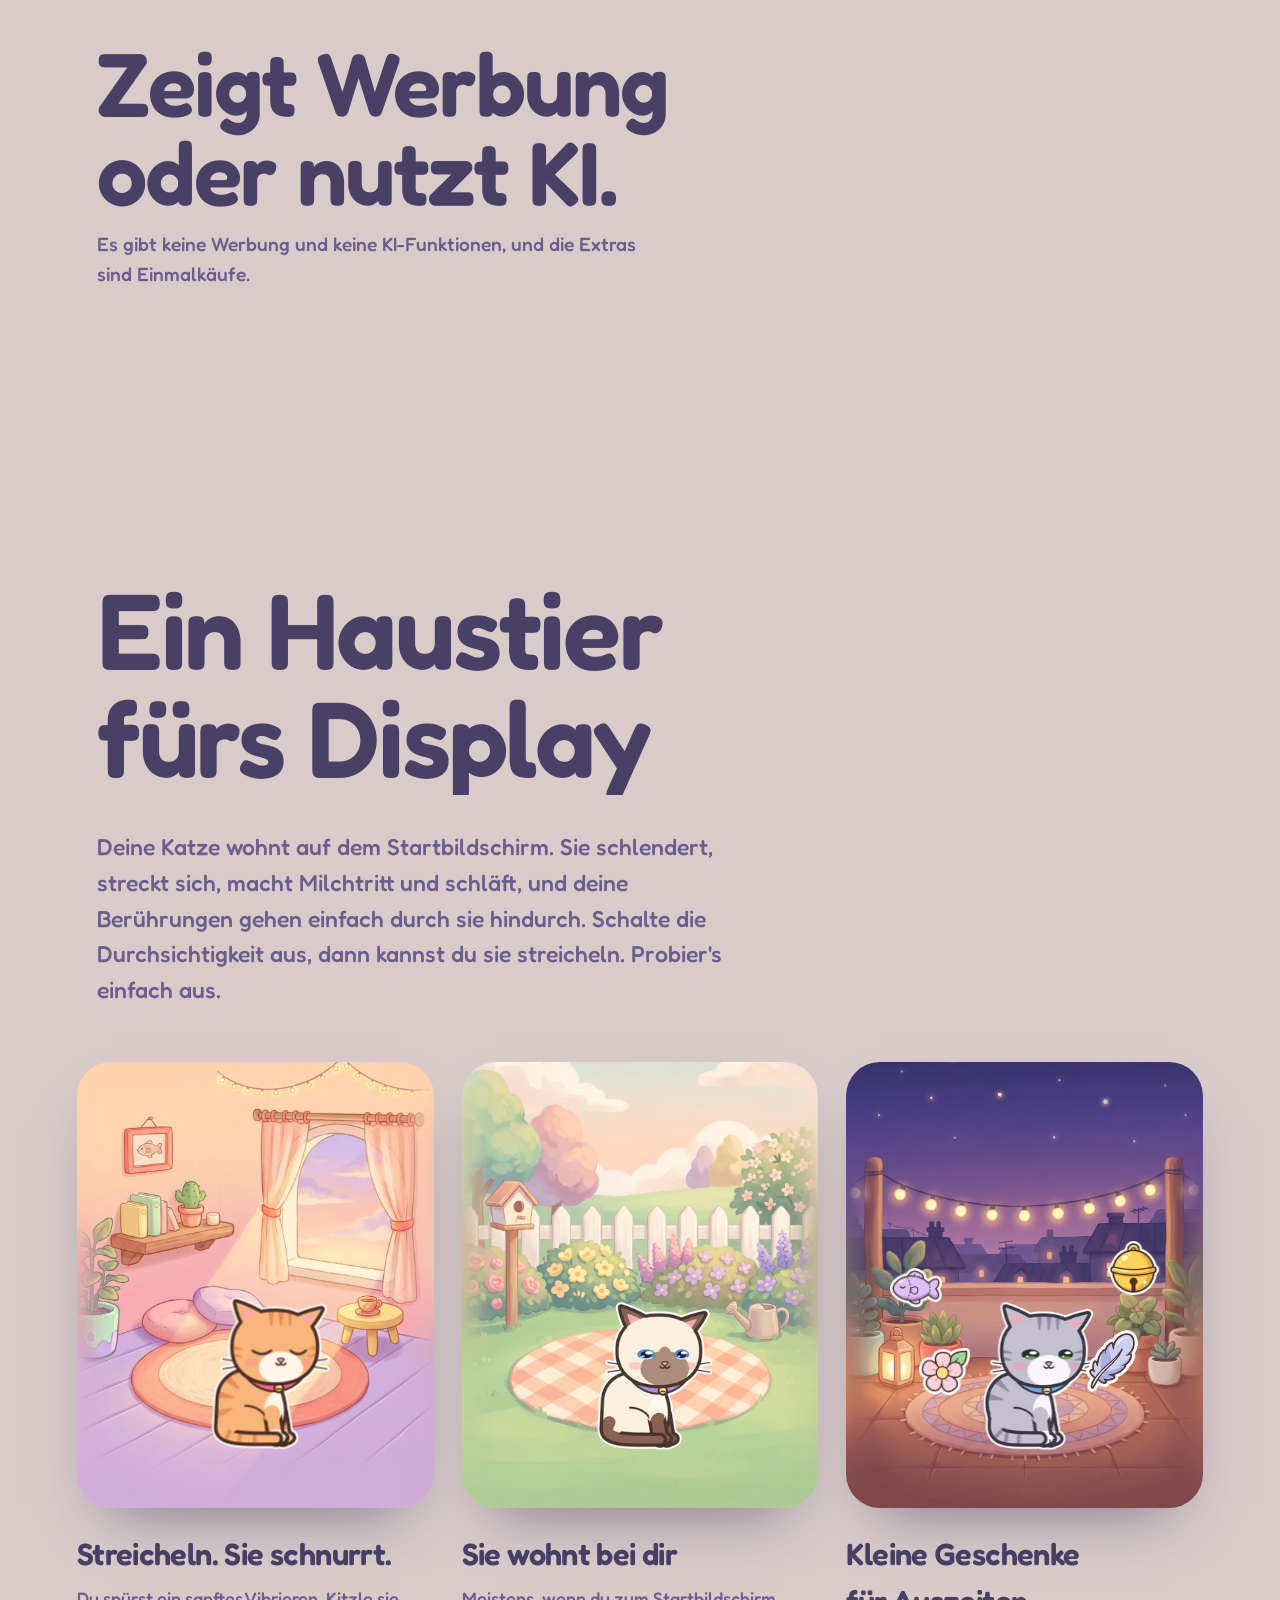
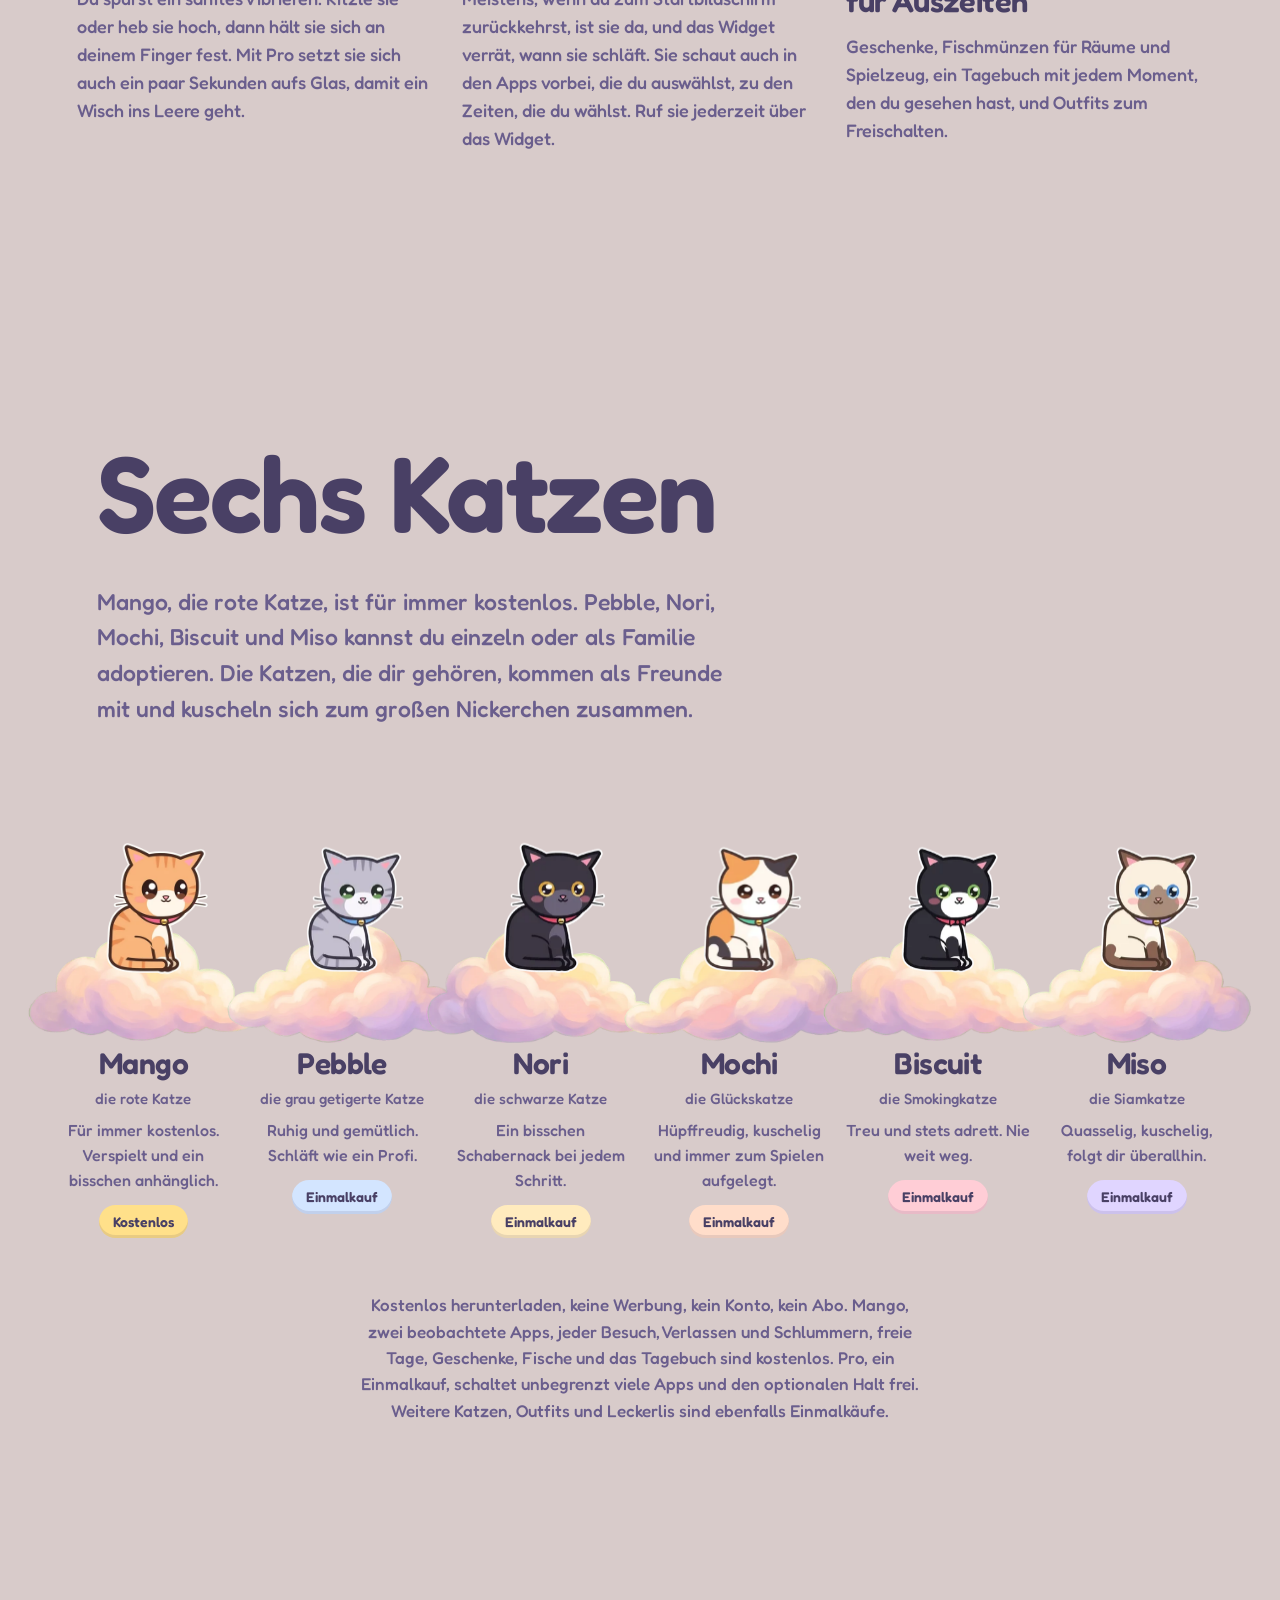
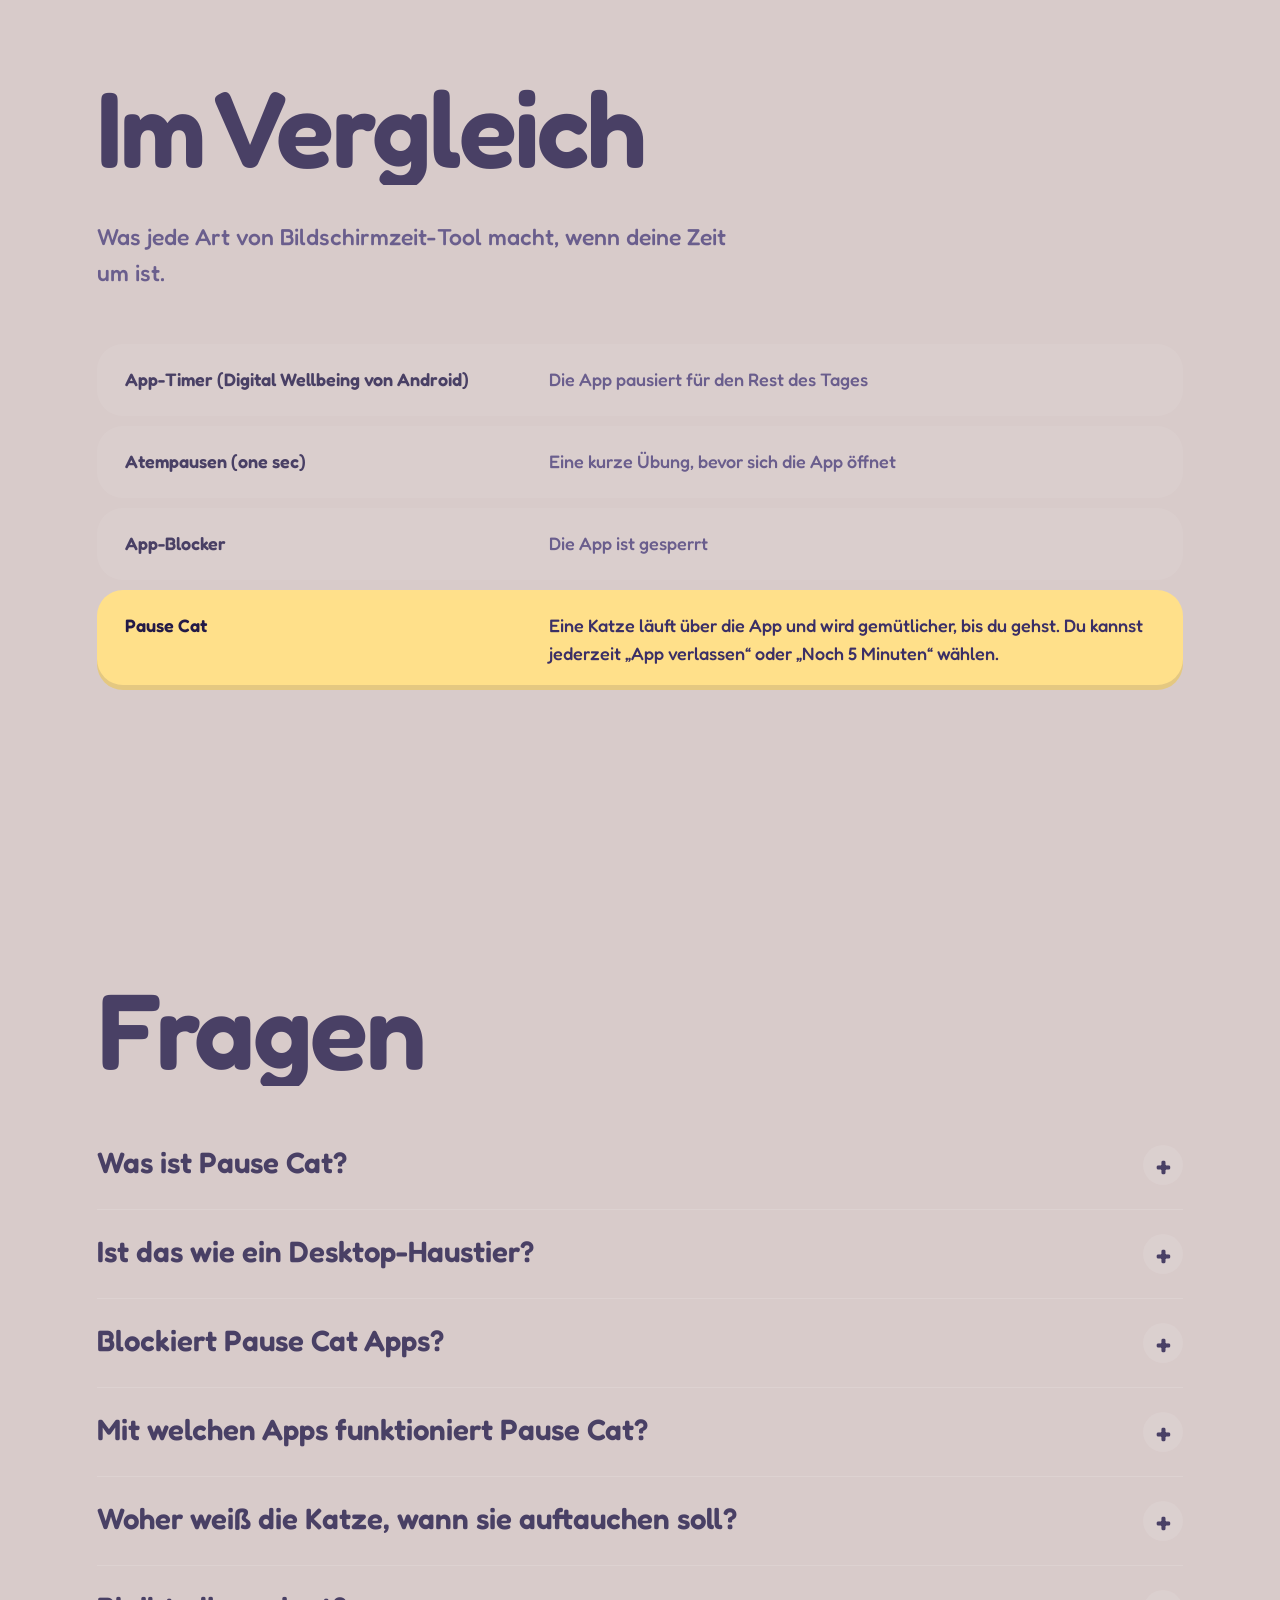
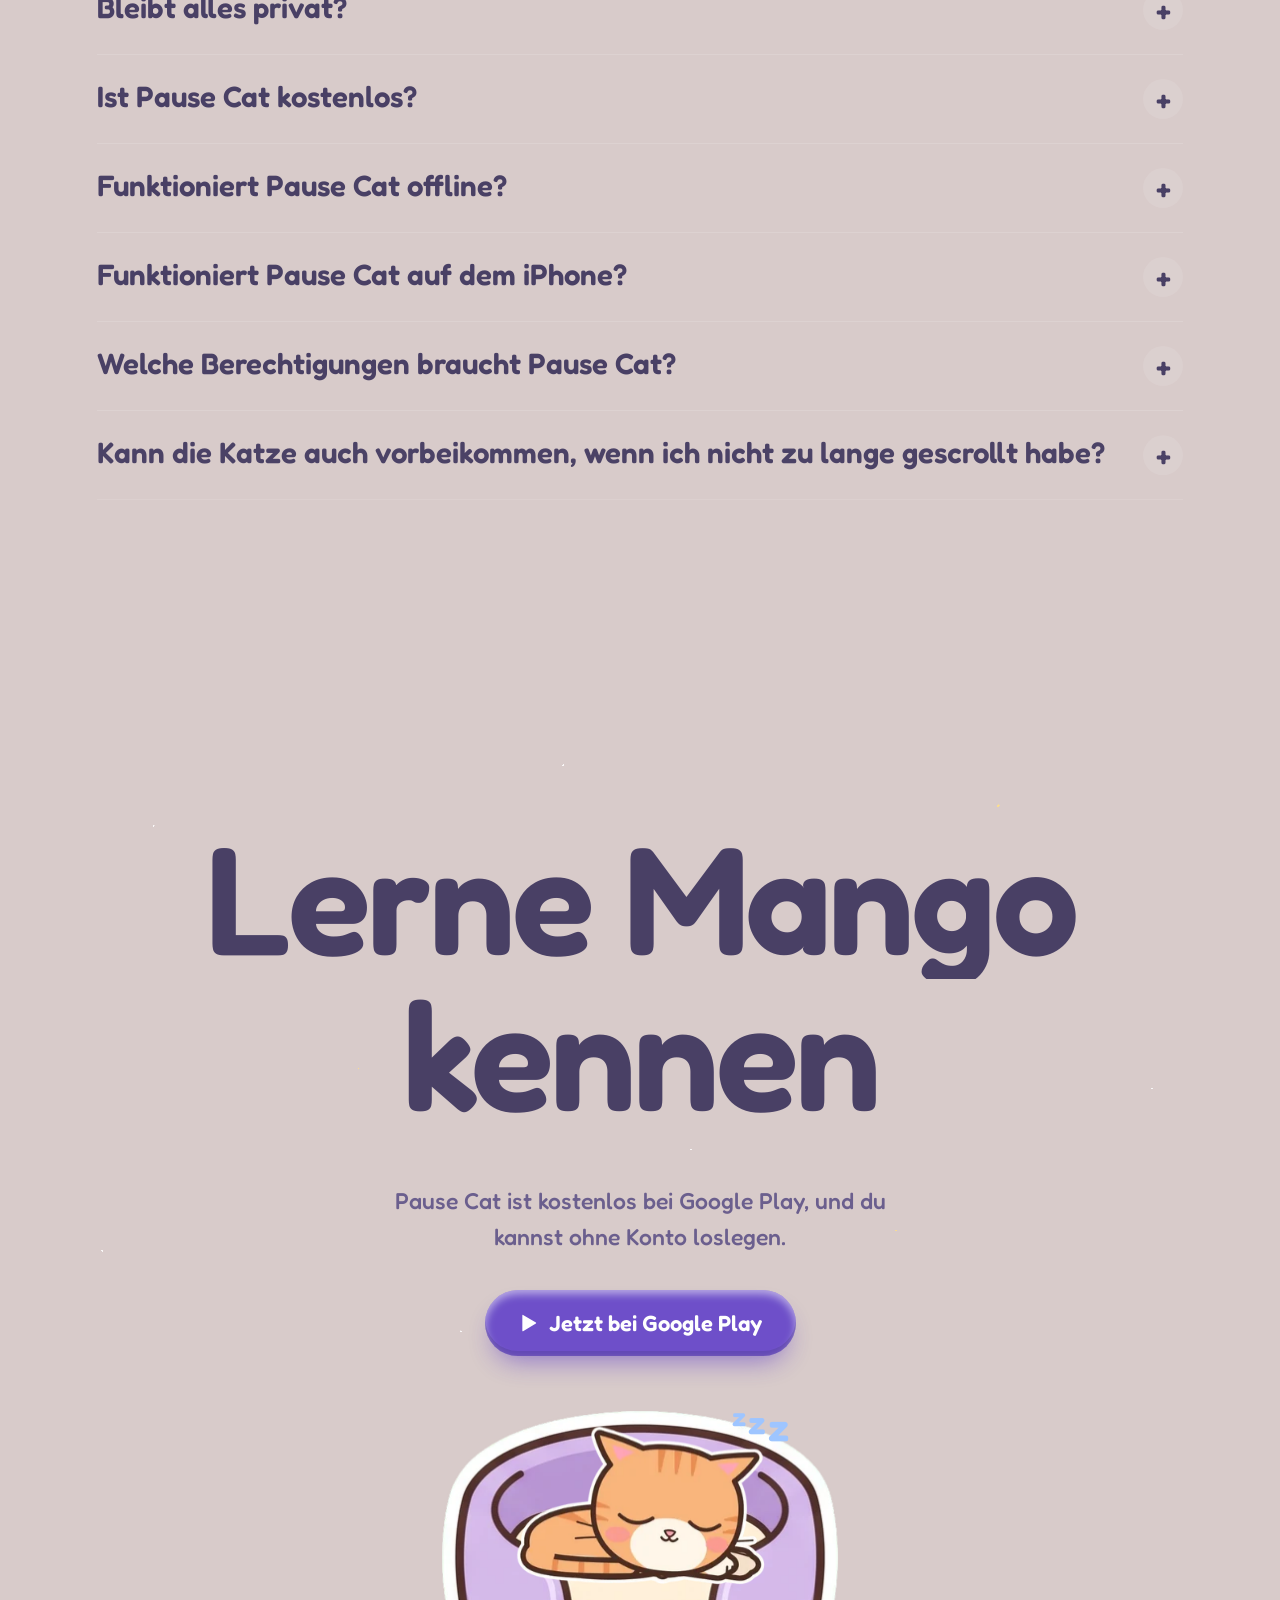
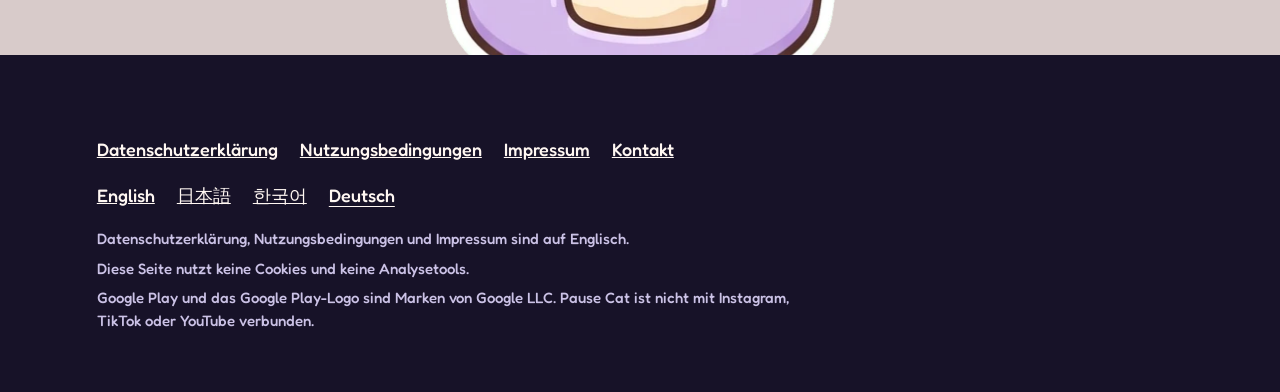
<file: de.html>
<!doctype html>
<html lang="de">
<head>
<meta charset="utf-8">
<meta name="viewport" content="width=device-width, initial-scale=1">
<!-- prerender.mjs fills the title, description, canonical, og:* and JSON-LD description per language from src/i18n -->
<title>Pause Cat: ein süßes virtuelles Haustier für Android</title>
<meta name="description" content="Pause Cat ist ein kostenloses Desktop-Haustier fürs Handy: Eine Katze wohnt auf deinem Homescreen und läuft beim Doomscrolling über Apps. Keine Werbung.">
<link rel="canonical" href="https://www.pausecat.com/de.html">
<link rel="alternate" hreflang="en" href="https://www.pausecat.com/">
<link rel="alternate" hreflang="ja" href="https://www.pausecat.com/ja.html">
<link rel="alternate" hreflang="ko" href="https://www.pausecat.com/ko.html">
<link rel="alternate" hreflang="de" href="https://www.pausecat.com/de.html">
<link rel="alternate" hreflang="x-default" href="https://www.pausecat.com/">
<meta property="og:type" content="website">
<meta property="og:locale" content="de_DE">
<meta property="og:title" content="Pause Cat: ein süßes virtuelles Haustier für Android">
<meta property="og:description" content="Pause Cat ist ein kostenloses Desktop-Haustier fürs Handy: Eine Katze wohnt auf deinem Homescreen und läuft beim Doomscrolling über Apps. Keine Werbung.">
<meta property="og:url" content="https://www.pausecat.com/de.html">
<meta property="og:image" content="https://www.pausecat.com/img/og.png">
<meta name="twitter:card" content="summary_large_image">
<meta name="theme-color" content="#FFF1EA">
<link rel="icon" type="image/png" sizes="32x32" href="art/favicon-32.png">
<link rel="apple-touch-icon" href="art/icon-180.png">
<link rel="preload" href="fonts/fredoka-latin-600-normal.woff2" as="font" type="font/woff2" crossorigin>
<link rel="preload" href="art/hero_dream.webp" as="image">
<noscript><style>.loader{display:none!important}</style></noscript>
<script type="application/ld+json">
{
  "@context": "https://schema.org",
  "@type": "MobileApplication",
  "name": "Pause Cat",
  "description": "Pause Cat ist ein kostenloses virtuelles Haustier für Android: eine Cartoon-Katze, die auf deinem Homescreen wohnt, wie ein Desktop-Haustier fürs Handy, und über Apps wie Instagram oder TikTok läuft, wenn du zu lange dranbleibst. Du kannst jederzeit gehen. Kein Konto. Keine Werbung. Keine KI-Funktionen. Optionale Einmalkäufe bringen weitere Katzen, Outfits und Pro (unbegrenzt viele Apps).",
  "url": "https://www.pausecat.com/",
  "image": "https://www.pausecat.com/img/icon-512.png",
  "operatingSystem": "Android",
  "applicationCategory": "LifestyleApplication",
  "installUrl": "https://play.google.com/store/apps/details?id=com.mindylabs.pausecat",
  "isAccessibleForFree": true,
  "offers": { "@type": "Offer", "price": "0", "priceCurrency": "USD" },
  "author": { "@type": "Person", "name": "Snekanth BABU" }
}
</script>
  <script type="module" crossorigin src="./assets/index-DZSoC8bh.js"></script>
  <link rel="stylesheet" crossorigin href="./assets/index-Bv88kOrR.css">
</head>
<body>
<div id="root"><link rel="preload" as="image" href="art/icon-180.png"/><link rel="preload" as="image" href="art/hero_dream.webp"/><link rel="preload" as="image" href="art/sky_cloud_1.webp"/><link rel="preload" as="image" href="art/sky_cloud_3.webp"/><link rel="preload" as="image" href="art/sky_cloud_2.webp"/><link rel="preload" as="image" href="art/gift_flower.webp"/><link rel="preload" as="image" href="art/sky_cloud_4.webp"/><link rel="preload" as="image" href="art/gift_bell.webp"/><link rel="preload" as="image" href="art/gift_feather.webp"/><link rel="preload" as="image" href="art/gift_fish.webp"/><link rel="preload" as="image" href="art/room_loft_day.webp"/><link rel="preload" as="image" href="art/coin.webp"/><link rel="preload" as="image" href="art/lamp_heart.webp"/><div class="loader" aria-hidden="true"><div class="loader-inner"><img src="art/icon-180.png" alt="" width="72" height="72"/><b>Pause Cat</b><span class="loader-num">0</span></div></div><div class="cursor " aria-hidden="true" style="transform:translateX(-100px) translateY(-100px)"><span></span></div><a class="skip" href="#main">Direkt zum Inhalt</a><header class="nav"><a class="brand" href="de.html"><img src="art/icon-180.png" alt="" width="40" height="40"/>Pause Cat</a><nav aria-label="Hauptmenü"><a class="hide-sm" href="#how">So geht&#x27;s</a><a class="hide-sm" href="#cats">Die Katzen</a><a class="hide-sm" href="#faq">Fragen</a><a class="clay violet small" href="https://play.google.com/store/apps/details?id=com.mindylabs.pausecat">Jetzt holen</a></nav></header><main id="main"><section class="hero" data-bg="#FFF1EA" data-quiet="true"><div class="hero-sky"><div class="hero-plate"><img src="art/hero_dream.webp" alt=""/><div class="hero-cat" data-pet="Mango streicheln" role="button" tabindex="0" aria-label="Mango. Tippen zum Streicheln."><span class="cat  "><canvas aria-hidden="true"></canvas></span></div></div><img class="cloud c1" data-depth="1.4" src="art/sky_cloud_1.webp" alt=""/><img class="cloud c2" data-depth="0.6" src="art/sky_cloud_3.webp" alt=""/><img class="cloud c3" data-depth="2" src="art/sky_cloud_2.webp" alt=""/></div><div class="hero-copy"><p class="kicker after">Pause Cat · ein Desktop-Haustier fürs Handy</p><h1>Eine Katze für deinen Homescreen.</h1><p class="lede after">Pause Cat ist ein kostenloses virtuelles Haustier für Android: Eine knuddelige Cartoon-Katze wohnt auf deinem Homescreen und läuft über Apps wie Instagram oder TikTok, wenn du zu lange dranbleibst. Du kannst jederzeit gehen.</p><div class="ctas after"><a class="clay violet play " href="https://play.google.com/store/apps/details?id=com.mindylabs.pausecat" tabindex="0" style="transform:none"><svg viewBox="0 0 24 24" aria-hidden="true"><path d="M4 2.8v18.4c0 .5.5.8.9.6l15.4-9.2c.4-.3.4-.9 0-1.2L4.9 2.2c-.4-.2-.9.1-.9.6z"></path></svg>Jetzt bei Google Play</a><a class="clay cream" href="#how">Schau, wie&#x27;s läuft</a></div><ul class="pills after" aria-label="Auf einen Blick"><li>Kostenlos</li><li>Kein Konto</li><li>Keine Werbung</li><li>Keine KI-Funktionen</li><li>Jederzeit gehen</li></ul></div><a class="scroll-hint" href="#how" aria-label="Weiter zu „So geht&#x27;s“"><span></span></a></section><section class="story" id="how" data-bg="#FFF7F2" data-quiet="true"><div class="story-pin"><div class="story-copy"><p class="kicker">So geht&#x27;s</p><ol class="steps"><li class="on"><h3>Wähl deine Apps</h3><p>Such dir die Apps aus, in denen du beim Doomscrolling Zeit verlierst, dazu ein Limit: 5, 10, 15 oder 30 Minuten. Dann vergiss es, bis die Katze auftaucht.</p></li><li class=""><h3><span class="num">1</span>Eine Katze kommt</h3><p>Bleibst du länger als dein Limit? Eine Katze läuft über den Bildschirm, direkt über die App.</p></li><li class=""><h3><span class="num">2</span>Sie wird kuscheliger</h3><p>Bleibst du noch länger, sitzt sie auf deinem Feed, tippt auf den Bildschirm und macht am Ende darauf ein Nickerchen.</p></li><li class=""><h3><span class="num">2</span>Dann schläft sie</h3><p>„App verlassen“ und „Noch 5 Minuten“ sind immer nur einen Tipp entfernt.</p></li><li class=""><h3><span class="num">3</span>Sie trabt davon</h3><p>Verlässt du die App, verschwindet die Katze zufrieden. Kommst du später zurück, bringt sie vielleicht ein kleines Geschenk.</p></li></ol><p class="step-now" aria-hidden="true"><b>Wähl deine Apps</b>Such dir die Apps aus, in denen du beim Doomscrolling Zeit verlierst, dazu ein Limit: 5, 10, 15 oder 30 Minuten. Dann vergiss es, bis die Katze auftaucht.</p></div><div class="phone" aria-hidden="true"><div class="screen beat-0"><div class="feed"><div class="post"><div class="who"><i></i><b></b></div><div class="pic" style="background:linear-gradient(160deg,#FFC9B5,#FF9EB8)"><img src="art/sky_cloud_2.webp" alt=""/></div><div class="acts"><i></i><i></i><i></i></div></div><div class="post"><div class="who"><i></i><b></b></div><div class="pic" style="background:linear-gradient(160deg,#BFE3C8,#8ACB9F)"><img src="art/gift_flower.webp" alt=""/></div><div class="acts"><i></i><i></i><i></i></div></div><div class="post"><div class="who"><i></i><b></b></div><div class="pic" style="background:linear-gradient(160deg,#C9D8FF,#9EB5FF)"><img src="art/sky_cloud_4.webp" alt=""/></div><div class="acts"><i></i><i></i><i></i></div></div><div class="post"><div class="who"><i></i><b></b></div><div class="pic" style="background:linear-gradient(160deg,#FFE08A,#FFC36E)"><img src="art/gift_bell.webp" alt=""/></div><div class="acts"><i></i><i></i><i></i></div></div><div class="post"><div class="who"><i></i><b></b></div><div class="pic" style="background:linear-gradient(160deg,#E5DCFF,#B9A2FF)"><img src="art/gift_feather.webp" alt=""/></div><div class="acts"><i></i><i></i><i></i></div></div><div class="post"><div class="who"><i></i><b></b></div><div class="pic" style="background:linear-gradient(160deg,#FFD9E0,#FFB38A)"><img src="art/gift_fish.webp" alt=""/></div><div class="acts"><i></i><i></i><i></i></div></div><div class="post"><div class="who"><i></i><b></b></div><div class="pic" style="background:linear-gradient(160deg,#FFC9B5,#FF9EB8)"><img src="art/sky_cloud_2.webp" alt=""/></div><div class="acts"><i></i><i></i><i></i></div></div><div class="post"><div class="who"><i></i><b></b></div><div class="pic" style="background:linear-gradient(160deg,#BFE3C8,#8ACB9F)"><img src="art/gift_flower.webp" alt=""/></div><div class="acts"><i></i><i></i><i></i></div></div><div class="post"><div class="who"><i></i><b></b></div><div class="pic" style="background:linear-gradient(160deg,#C9D8FF,#9EB5FF)"><img src="art/sky_cloud_4.webp" alt=""/></div><div class="acts"><i></i><i></i><i></i></div></div><div class="post"><div class="who"><i></i><b></b></div><div class="pic" style="background:linear-gradient(160deg,#FFE08A,#FFC36E)"><img src="art/gift_bell.webp" alt=""/></div><div class="acts"><i></i><i></i><i></i></div></div><div class="post"><div class="who"><i></i><b></b></div><div class="pic" style="background:linear-gradient(160deg,#E5DCFF,#B9A2FF)"><img src="art/gift_feather.webp" alt=""/></div><div class="acts"><i></i><i></i><i></i></div></div><div class="post"><div class="who"><i></i><b></b></div><div class="pic" style="background:linear-gradient(160deg,#FFD9E0,#FFB38A)"><img src="art/gift_fish.webp" alt=""/></div><div class="acts"><i></i><i></i><i></i></div></div></div><div class="home"><img src="art/room_loft_day.webp" alt=""/></div><div class="pill"><span class="dot"></span><span>0:00</span><small>Limit 0:05</small></div><div class="spot"><span class="zzz"><i>z</i><i>z</i><i>z</i></span></div><div class="offer"><span class="clay violet">App verlassen</span><span class="clay cream">Noch 5 Minuten</span></div></div></div></div></section><section class="marquee" aria-label="Auf einen Blick" data-bg="#FFF7F2"><div class="marquee-row r0" aria-hidden="false"><div class="marquee-track"><span class="mq">Kostenlos<img src="art/coin.webp" alt=""/></span><span class="mq">Kein Konto<img src="art/gift_flower.webp" alt=""/></span><span class="mq">Keine Werbung<img src="art/gift_fish.webp" alt=""/></span><span class="mq">Keine KI-Funktionen<img src="art/gift_bell.webp" alt=""/></span><span class="mq">Jederzeit gehen<img src="art/lamp_heart.webp" alt=""/></span><span class="mq">Kostenlos<img src="art/coin.webp" alt=""/></span><span class="mq">Kein Konto<img src="art/gift_flower.webp" alt=""/></span><span class="mq">Keine Werbung<img src="art/gift_fish.webp" alt=""/></span><span class="mq">Keine KI-Funktionen<img src="art/gift_bell.webp" alt=""/></span><span class="mq">Jederzeit gehen<img src="art/lamp_heart.webp" alt=""/></span></div></div><div class="marquee-row r1" aria-hidden="true"><div class="marquee-track"><span class="mq">Kostenlos<img src="art/coin.webp" alt=""/></span><span class="mq">Kein Konto<img src="art/gift_flower.webp" alt=""/></span><span class="mq">Keine Werbung<img src="art/gift_fish.webp" alt=""/></span><span class="mq">Keine KI-Funktionen<img src="art/gift_bell.webp" alt=""/></span><span class="mq">Jederzeit gehen<img src="art/lamp_heart.webp" alt=""/></span><span class="mq">Kostenlos<img src="art/coin.webp" alt=""/></span><span class="mq">Kein Konto<img src="art/gift_flower.webp" alt=""/></span><span class="mq">Keine Werbung<img src="art/gift_fish.webp" alt=""/></span><span class="mq">Keine KI-Funktionen<img src="art/gift_bell.webp" alt=""/></span><span class="mq">Jederzeit gehen<img src="art/lamp_heart.webp" alt=""/></span></div></div></section><section class="nots-sec" data-bg="#FFE7DA"><div class="wrap"><h2 class="rise">Was sie nicht tut</h2><ul class="nots"><li><h3><span class="strike-wrap">Sperrt dich aus.<span class="strike"></span></span></h3><p>Nicht, solange du den optionalen Halt nicht einschaltest, und dann nur für ein paar Sekunden, mit „App verlassen“ einen Tipp entfernt. „Noch 5 Minuten“ gibt es immer, und Status- und Navigationsleiste gehören immer dir.</p></li><li><h3><span class="strike-wrap">Steht dir im Weg.<span class="strike"></span></span></h3><p>Auf dem Startbildschirm ist sie durchsichtig, deine Berührungen gehen einfach durch sie hindurch.</p></li><li><h3><span class="strike-wrap">Liest deinen Bildschirm.<span class="strike"></span></span></h3><p>Pause Cat prüft nur, welche App offen ist und wie lange, und das bleibt auf deinem Handy.</p></li><li><h3><span class="strike-wrap">Verlangt ein Konto.<span class="strike"></span></span></h3><p>Du öffnest Pause Cat, wählst deine Apps, und fertig. Es gibt nichts, wofür du dich anmelden musst.</p></li><li><h3><span class="strike-wrap">Zeigt Werbung oder nutzt KI.<span class="strike"></span></span></h3><p>Es gibt keine Werbung und keine KI-Funktionen, und die Extras sind Einmalkäufe.</p></li></ul></div></section><section class="pets" data-bg="#F5EEFF"><div class="wrap"><h2 class="rise">Ein Haustier fürs Display</h2><p class="intro fade">Deine Katze wohnt auf dem Startbildschirm. Sie schlendert, streckt sich, macht Milchtritt und schläft, und deine Berührungen gehen einfach durch sie hindurch. Schalte die Durchsichtigkeit aus, dann kannst du sie streicheln. Probier&#x27;s einfach aus.</p></div><ul class="rooms"><li class="room fade"><div class="room-art"><img src="art/room_loft_day.webp" alt="" loading="lazy"/><div class="petcat on-rug" data-pet="Mango streicheln" role="button" tabindex="0" aria-label="Mango. Tippen zum Streicheln, ziehen zum Hochnehmen." draggable="false" style="-webkit-touch-callout:none;-webkit-user-select:none;user-select:none;touch-action:none"><span class="cat  "><canvas aria-hidden="true"></canvas></span></div></div><h3>Streicheln. Sie schnurrt.</h3><p>Du spürst ein sanftes Vibrieren. Kitzle sie oder heb sie hoch, dann hält sie sich an deinem Finger fest. Mit Pro setzt sie sich auch ein paar Sekunden aufs Glas, damit ein Wisch ins Leere geht.</p></li><li class="room fade"><div class="room-art"><img src="art/room_garden_day.webp" alt="" loading="lazy"/><div class="petcat on-rug" data-pet="Miso streicheln" role="button" tabindex="0" aria-label="Miso. Tippen zum Streicheln, ziehen zum Hochnehmen." draggable="false" style="-webkit-touch-callout:none;-webkit-user-select:none;user-select:none;touch-action:none"><span class="cat  "><canvas aria-hidden="true"></canvas></span></div></div><h3>Sie wohnt bei dir</h3><p>Meistens, wenn du zum Startbildschirm zurückkehrst, ist sie da, und das Widget verrät, wann sie schläft. Sie schaut auch in den Apps vorbei, die du auswählst, zu den Zeiten, die du wählst. Ruf sie jederzeit über das Widget.</p></li><li class="room fade"><div class="room-art"><img src="art/room_rooftop_night.webp" alt="" loading="lazy"/><div class="petcat on-rug" data-pet="Pebble streicheln" role="button" tabindex="0" aria-label="Pebble. Tippen zum Streicheln, ziehen zum Hochnehmen." draggable="false" style="-webkit-touch-callout:none;-webkit-user-select:none;user-select:none;touch-action:none"><span class="cat  "><canvas aria-hidden="true"></canvas></span></div><img class="float g0" src="art/gift_fish.webp" alt=""/><img class="float g1" src="art/gift_bell.webp" alt=""/><img class="float g2" src="art/gift_flower.webp" alt=""/><img class="float g3" src="art/gift_feather.webp" alt=""/></div><h3>Kleine Geschenke für Auszeiten</h3><p>Geschenke, Fischmünzen für Räume und Spielzeug, ein Tagebuch mit jedem Moment, den du gesehen hast, und Outfits zum Freischalten.</p></li></ul></section><section class="cats-sec" id="cats" data-bg="#E9DCFF" data-quiet="true"><div class="wrap"><h2 class="rise">Sechs Katzen</h2><p class="intro fade">Mango, die rote Katze, ist für immer kostenlos. Pebble, Nori, Mochi, Biscuit und Miso kannst du einzeln oder als Familie adoptieren. Die Katzen, die dir gehören, kommen als Freunde mit und kuscheln sich zum großen Nickerchen zusammen.</p></div><ul class="lineup"><li style="--accent:#FF9EB8;--i:0" class="fade"><div class="perch"><img class="perch-cloud" src="art/sky_cloud_1.webp" alt="" loading="lazy"/><div class="petcat " data-pet="Mango streicheln" role="button" tabindex="0" aria-label="Mango. Tippen zum Streicheln, ziehen zum Hochnehmen." draggable="false" style="-webkit-touch-callout:none;-webkit-user-select:none;user-select:none;touch-action:none"><span class="cat  "><canvas aria-hidden="true"></canvas></span></div></div><h3>Mango<!-- --> <small>die rote Katze</small></h3><p>Für immer kostenlos. Verspielt und ein bisschen anhänglich.</p><span class="tag free">Kostenlos</span></li><li style="--accent:#9EC5FF;--i:1" class="fade"><div class="perch"><img class="perch-cloud" src="art/sky_cloud_2.webp" alt="" loading="lazy"/><div class="petcat " data-pet="Pebble streicheln" role="button" tabindex="0" aria-label="Pebble. Tippen zum Streicheln, ziehen zum Hochnehmen." draggable="false" style="-webkit-touch-callout:none;-webkit-user-select:none;user-select:none;touch-action:none"><span class="cat  "><canvas aria-hidden="true"></canvas></span></div></div><h3>Pebble<!-- --> <small>die grau getigerte Katze</small></h3><p>Ruhig und gemütlich. Schläft wie ein Profi.</p><span class="tag ">Einmalkauf</span></li><li style="--accent:#FFD36E;--i:2" class="fade"><div class="perch"><img class="perch-cloud" src="art/sky_cloud_3.webp" alt="" loading="lazy"/><div class="petcat " data-pet="Nori streicheln" role="button" tabindex="0" aria-label="Nori. Tippen zum Streicheln, ziehen zum Hochnehmen." draggable="false" style="-webkit-touch-callout:none;-webkit-user-select:none;user-select:none;touch-action:none"><span class="cat  "><canvas aria-hidden="true"></canvas></span></div></div><h3>Nori<!-- --> <small>die schwarze Katze</small></h3><p>Ein bisschen Schabernack bei jedem Schritt.</p><span class="tag ">Einmalkauf</span></li><li style="--accent:#FFB38A;--i:3" class="fade"><div class="perch"><img class="perch-cloud" src="art/sky_cloud_4.webp" alt="" loading="lazy"/><div class="petcat " data-pet="Mochi streicheln" role="button" tabindex="0" aria-label="Mochi. Tippen zum Streicheln, ziehen zum Hochnehmen." draggable="false" style="-webkit-touch-callout:none;-webkit-user-select:none;user-select:none;touch-action:none"><span class="cat  "><canvas aria-hidden="true"></canvas></span></div></div><h3>Mochi<!-- --> <small>die Glückskatze</small></h3><p>Hüpffreudig, kuschelig und immer zum Spielen aufgelegt.</p><span class="tag ">Einmalkauf</span></li><li style="--accent:#FF8FA3;--i:4" class="fade"><div class="perch"><img class="perch-cloud" src="art/sky_cloud_1.webp" alt="" loading="lazy"/><div class="petcat " data-pet="Biscuit streicheln" role="button" tabindex="0" aria-label="Biscuit. Tippen zum Streicheln, ziehen zum Hochnehmen." draggable="false" style="-webkit-touch-callout:none;-webkit-user-select:none;user-select:none;touch-action:none"><span class="cat  "><canvas aria-hidden="true"></canvas></span></div></div><h3>Biscuit<!-- --> <small>die Smokingkatze</small></h3><p>Treu und stets adrett. Nie weit weg.</p><span class="tag ">Einmalkauf</span></li><li style="--accent:#B9A2FF;--i:5" class="fade"><div class="perch"><img class="perch-cloud" src="art/sky_cloud_2.webp" alt="" loading="lazy"/><div class="petcat " data-pet="Miso streicheln" role="button" tabindex="0" aria-label="Miso. Tippen zum Streicheln, ziehen zum Hochnehmen." draggable="false" style="-webkit-touch-callout:none;-webkit-user-select:none;user-select:none;touch-action:none"><span class="cat  "><canvas aria-hidden="true"></canvas></span></div></div><h3>Miso<!-- --> <small>die Siamkatze</small></h3><p>Quasselig, kuschelig, folgt dir überallhin.</p><span class="tag ">Einmalkauf</span></li></ul><p class="wrap small-print fade">Kostenlos herunterladen, keine Werbung, kein Konto, kein Abo. Mango, zwei beobachtete Apps, jeder Besuch, Verlassen und Schlummern, freie Tage, Geschenke, Fische und das Tagebuch sind kostenlos. Pro, ein Einmalkauf, schaltet unbegrenzt viele Apps und den optionalen Halt frei. Weitere Katzen, Outfits und Leckerlis sind ebenfalls Einmalkäufe.</p></section><section class="compare" data-bg="#3A2A6B" data-ink="#FFF7F2" data-soft="#D9CFF5"><div class="wrap"><h2 class="rise">Im Vergleich</h2><p class="intro fade">Was jede Art von Bildschirmzeit-Tool macht, wenn deine Zeit um ist.</p><dl class="rows"><div class="row fade "><dt>App-Timer (Digital Wellbeing von Android)</dt><dd>Die App pausiert für den Rest des Tages</dd></div><div class="row fade "><dt>Atempausen (one sec)</dt><dd>Eine kurze Übung, bevor sich die App öffnet</dd></div><div class="row fade "><dt>App-Blocker</dt><dd>Die App ist gesperrt</dd></div><div class="row fade us"><dt>Pause Cat</dt><dd>Eine Katze läuft über die App und wird gemütlicher, bis du gehst. Du kannst jederzeit „App verlassen“ oder „Noch 5 Minuten“ wählen.</dd></div></dl></div></section><section class="faq" id="faq" data-bg="#2A1F4F" data-ink="#FFF7F2" data-soft="#D9CFF5"><div class="wrap"><h2 class="rise">Fragen</h2><details class="fade"><summary>Was ist Pause Cat?</summary><p>Pause Cat ist ein kostenloses virtuelles Haustier für Android: Eine knuddelige Cartoon-Katze wohnt auf deinem Homescreen und läuft über Apps wie Instagram oder TikTok, wenn du zu lange dranbleibst. Du kannst jederzeit gehen.</p></details><details class="fade"><summary>Ist das wie ein Desktop-Haustier?</summary><p>Ja, ein Desktop-Haustier fürs Handy: eine Cartoon-Katze, die auf dem Startbildschirm wohnt und über andere Apps läuft. Auf dem Startbildschirm ist sie durchsichtig, deine Berührungen gehen einfach durch sie hindurch.</p></details><details class="fade"><summary>Blockiert Pause Cat Apps?</summary><p>Nicht, solange du den Halt nicht einschaltest, eine optionale Pro-Einstellung. Dann setzt sich Mango ein paar Sekunden aufs Glas, damit ein Wisch ins Leere geht, mit „App verlassen“ einen Tipp entfernt, und Status- und Navigationsleiste gehören immer dir. Sonst stellt sich die Katze nur spielerisch in den Weg und geht, wenn du gehst.</p></details><details class="fade"><summary>Mit welchen Apps funktioniert Pause Cat?</summary><p>Mit jeder App, die du auswählst: Instagram, TikTok, YouTube, Reddit, Spiele, Nachrichten. Zwei kostenlos, so viele du willst mit Pro.</p></details><details class="fade"><summary>Woher weiß die Katze, wann sie auftauchen soll?</summary><p>Über den Zugriff auf Nutzungsdaten von Android prüft Pause Cat etwa einmal pro Sekunde, welche App offen ist, aber nur, während der Bildschirm an ist. Was auf dem Bildschirm steht, sieht Pause Cat nie.</p></details><details class="fade"><summary>Bleibt alles privat?</summary><p>Kein Konto. Keine Werbung. Keine KI-Funktionen. Welche Apps du nutzt und wie lange, bleibt auf deinem Handy. Käufe laufen über Google Play, dessen Abrechnungsbibliothek Google eigene Diagnosedaten schicken kann. Siehe die <a href="privacy/">Datenschutzerklärung</a>.</p></details><details class="fade"><summary>Ist Pause Cat kostenlos?</summary><p>Kostenlos herunterladen, keine Werbung, kein Konto, kein Abo. Mango, zwei beobachtete Apps, jeder Besuch, Verlassen und Schlummern, freie Tage, Geschenke, Fische und das Tagebuch sind kostenlos. Pro, einmalig, schaltet unbegrenzt viele Apps und den optionalen Halt frei. Weitere Katzen, Outfits und Leckerlis sind ebenfalls Einmalkäufe.</p></details><details class="fade"><summary>Funktioniert Pause Cat offline?</summary><p>Ja. Deine Katze und deine Limits funktionieren ohne Internet; nur Käufe brauchen Google Play.</p></details><details class="fade"><summary>Funktioniert Pause Cat auf dem iPhone?</summary><p>Pause Cat gibt es vorerst nur für Android.</p></details><details class="fade"><summary>Welche Berechtigungen braucht Pause Cat?</summary><p>Zugriff auf Nutzungsdaten (um zu wissen, welche App offen ist), Über anderen Apps einblenden (um die Katze darzustellen) und Benachrichtigungen (für die kleine Dauerbenachrichtigung, die Android verlangt). Die App erklärt jede davon, bevor Android danach fragt.</p></details><details class="fade"><summary>Kann die Katze auch vorbeikommen, wenn ich nicht zu lange gescrollt habe?</summary><p>Ja, wenn du magst: Sie kann an den Orten und zu den Zeiten, die du wählst, kurz Hallo sagen, oder nie.</p></details></div></section><section class="night" data-bg="#171228" data-ink="#FFF7F2" data-soft="#CBC2E6" data-quiet="true"><div class="stars" aria-hidden="true"></div><div class="wrap night-copy"><h2 class="rise">Lerne Mango kennen</h2><p class="fade">Pause Cat ist kostenlos bei Google Play, und du kannst ohne Konto loslegen.</p><div class="fade"><a class="clay violet play big" href="https://play.google.com/store/apps/details?id=com.mindylabs.pausecat" tabindex="0" style="transform:none"><svg viewBox="0 0 24 24" aria-hidden="true"><path d="M4 2.8v18.4c0 .5.5.8.9.6l15.4-9.2c.4-.3.4-.9 0-1.2L4.9 2.2c-.4-.2-.9.1-.9.6z"></path></svg>Jetzt bei Google Play</a></div></div><div class="bed" aria-hidden="true"><img class="bed-back" src="art/prop_bed.webp" alt="" loading="lazy"/><div class="bed-cat"><span class="cat  "><canvas aria-hidden="true"></canvas></span></div><img class="bed-front" src="art/prop_bed.webp" alt="" loading="lazy"/><span class="zzz on"><i>z</i><i>z</i><i>z</i></span></div></section></main><footer class="foot"><div class="wrap"><div class="links"><a href="privacy/">Datenschutzerklärung</a><a href="terms/">Nutzungsbedingungen</a><a href="impressum/">Impressum</a><a href="mailto:theluckydude777@gmail.com">Kontakt</a></div><nav class="links" aria-label="Sprachen"><a href="./" hrefLang="en" lang="en">English</a><a href="ja.html" hrefLang="ja" lang="ja">日本語</a><a href="ko.html" hrefLang="ko" lang="ko">한국어</a><a href="de.html" hrefLang="de" lang="de" aria-current="page">Deutsch</a></nav><p>Datenschutzerklärung, Nutzungsbedingungen und Impressum sind auf Englisch.</p><p>Diese Seite nutzt keine Cookies und keine Analysetools.</p><p>Google Play und das Google Play-Logo sind Marken von Google LLC. Pause Cat ist nicht mit Instagram, TikTok oder YouTube verbunden.</p></div></footer><div class="sitecat away quiet"><div class="sitecat-pill" aria-live="polite"><span class="dot"></span><span>0:00 auf dieser Seite</span></div><div class="sitecat-spot"><div class="sitecat-drag" data-pet="Nori streicheln" role="button" tabindex="-1" aria-label="Nori, die Katze dieser Website. Tippen zum Streicheln."><span class="cat  "><canvas aria-hidden="true"></canvas></span><span class="zzz"><i>z</i><i>z</i><i>z</i></span></div></div></div></div>
</body>
</html>
</file>
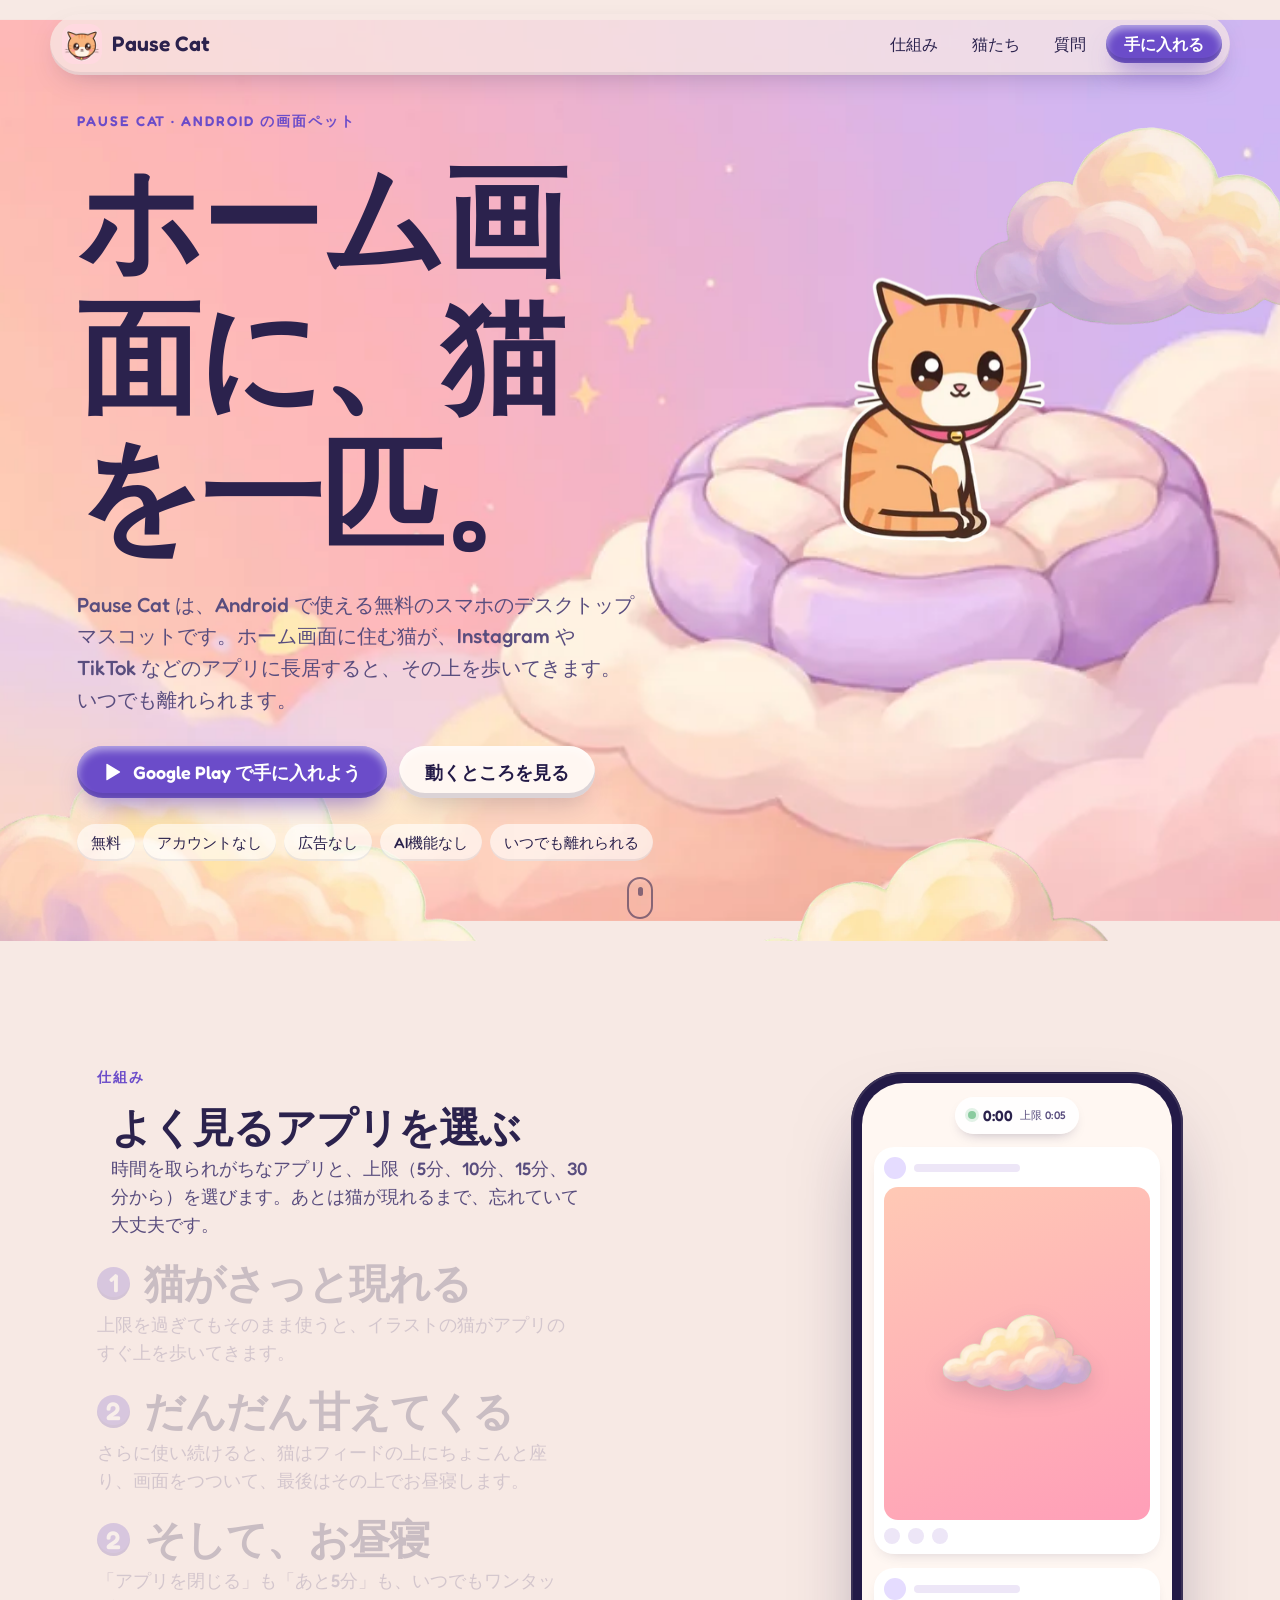
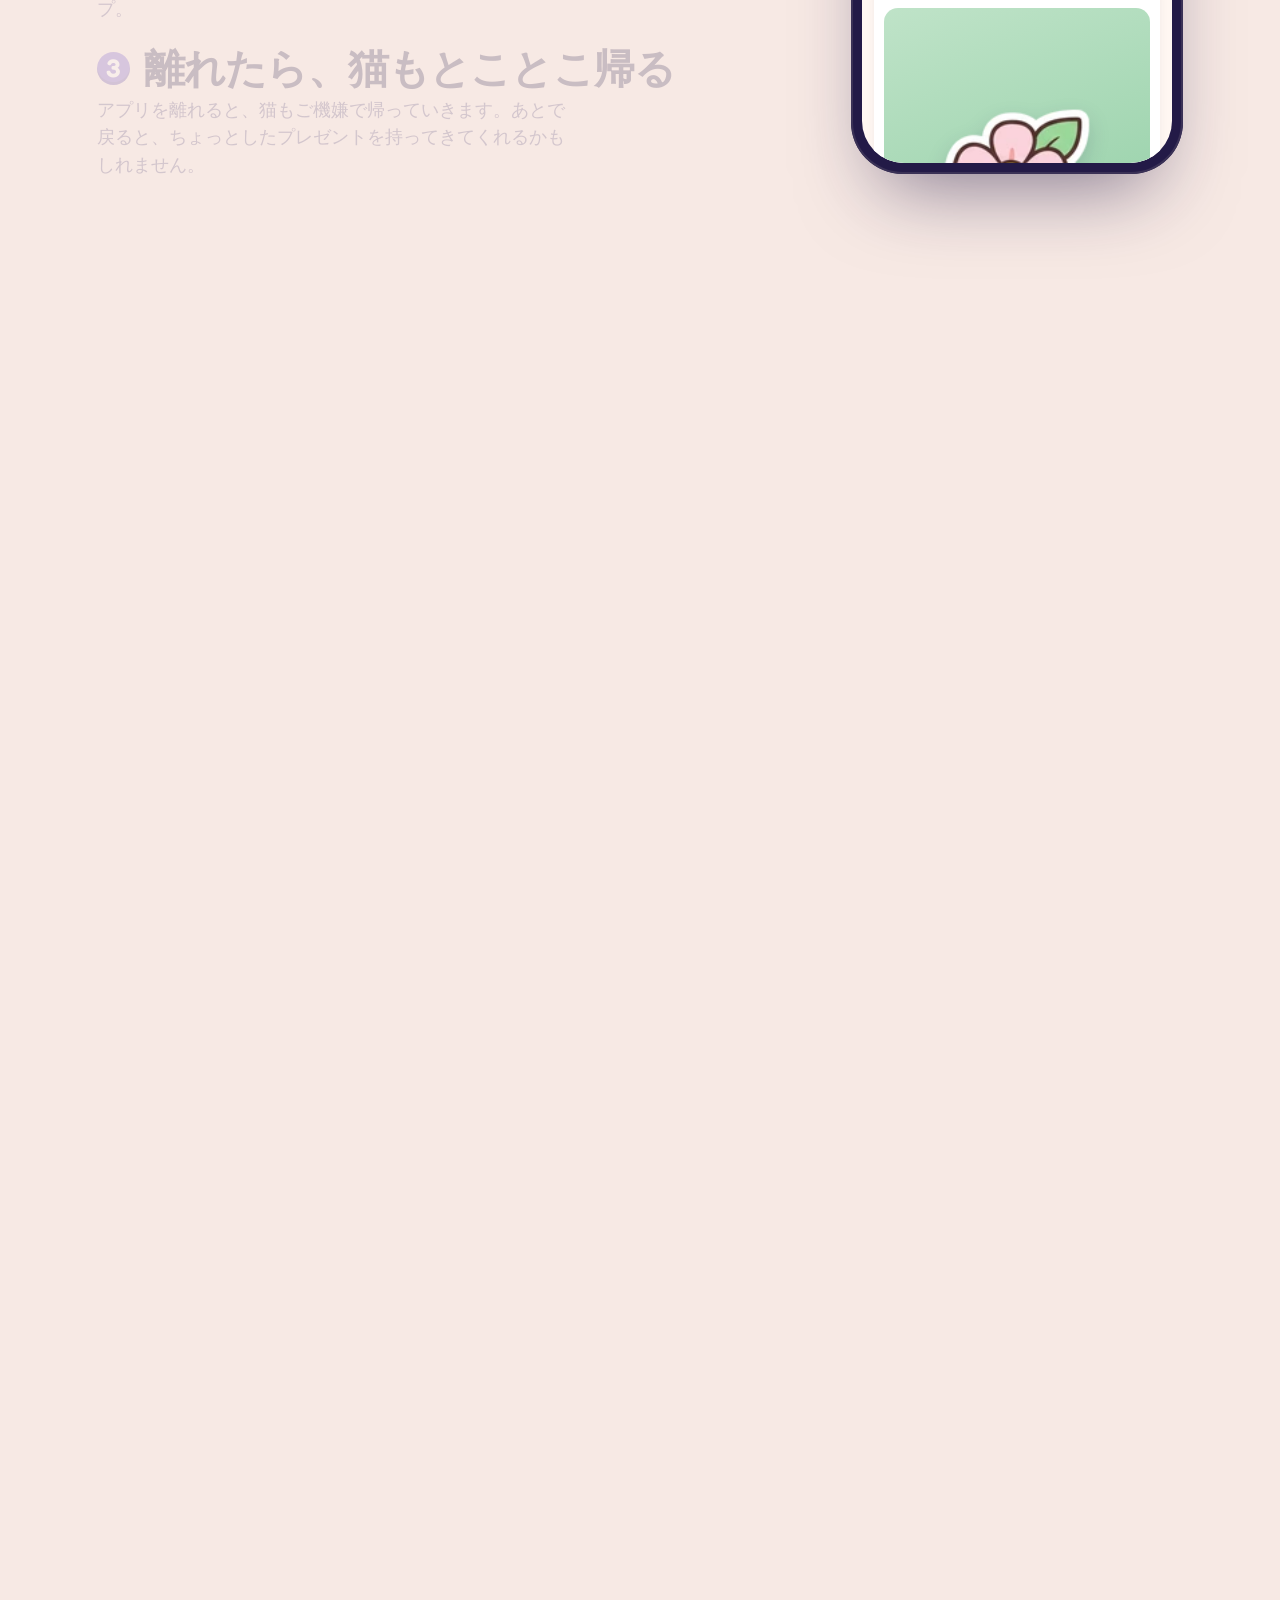
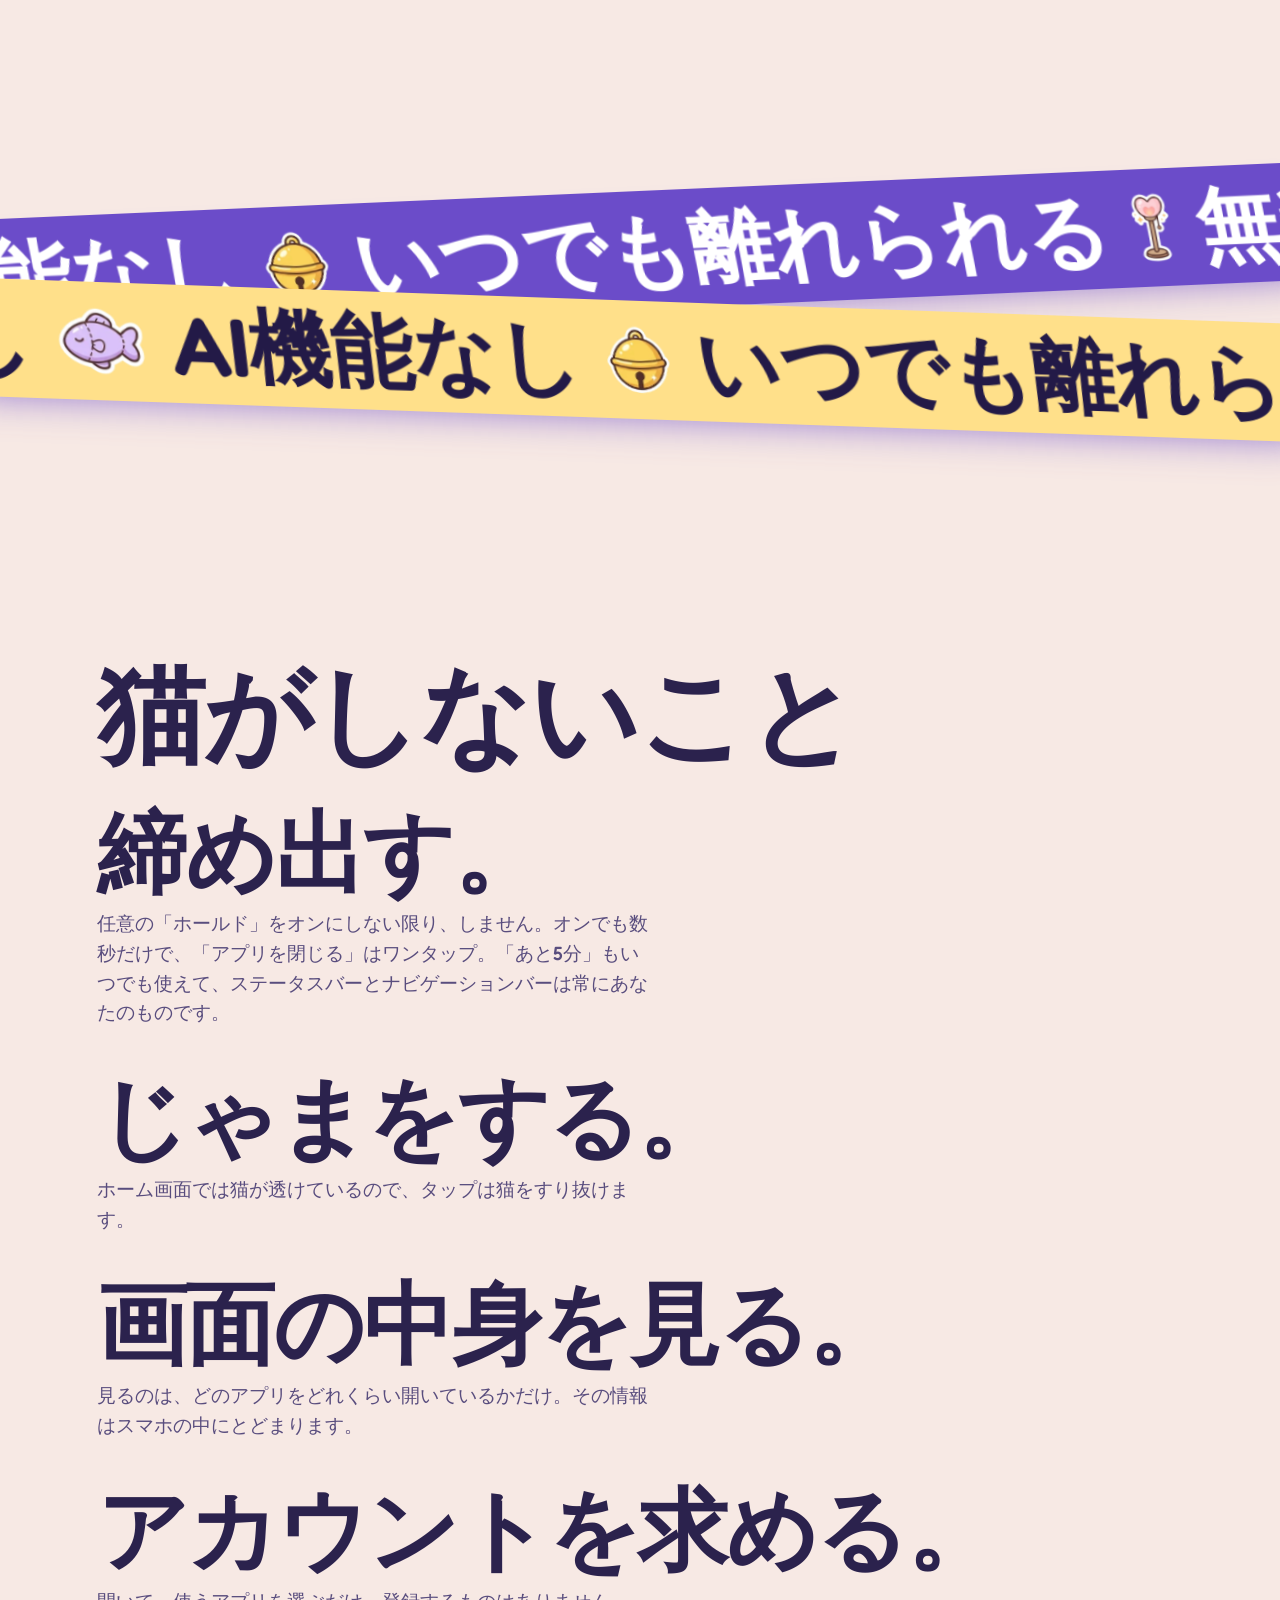
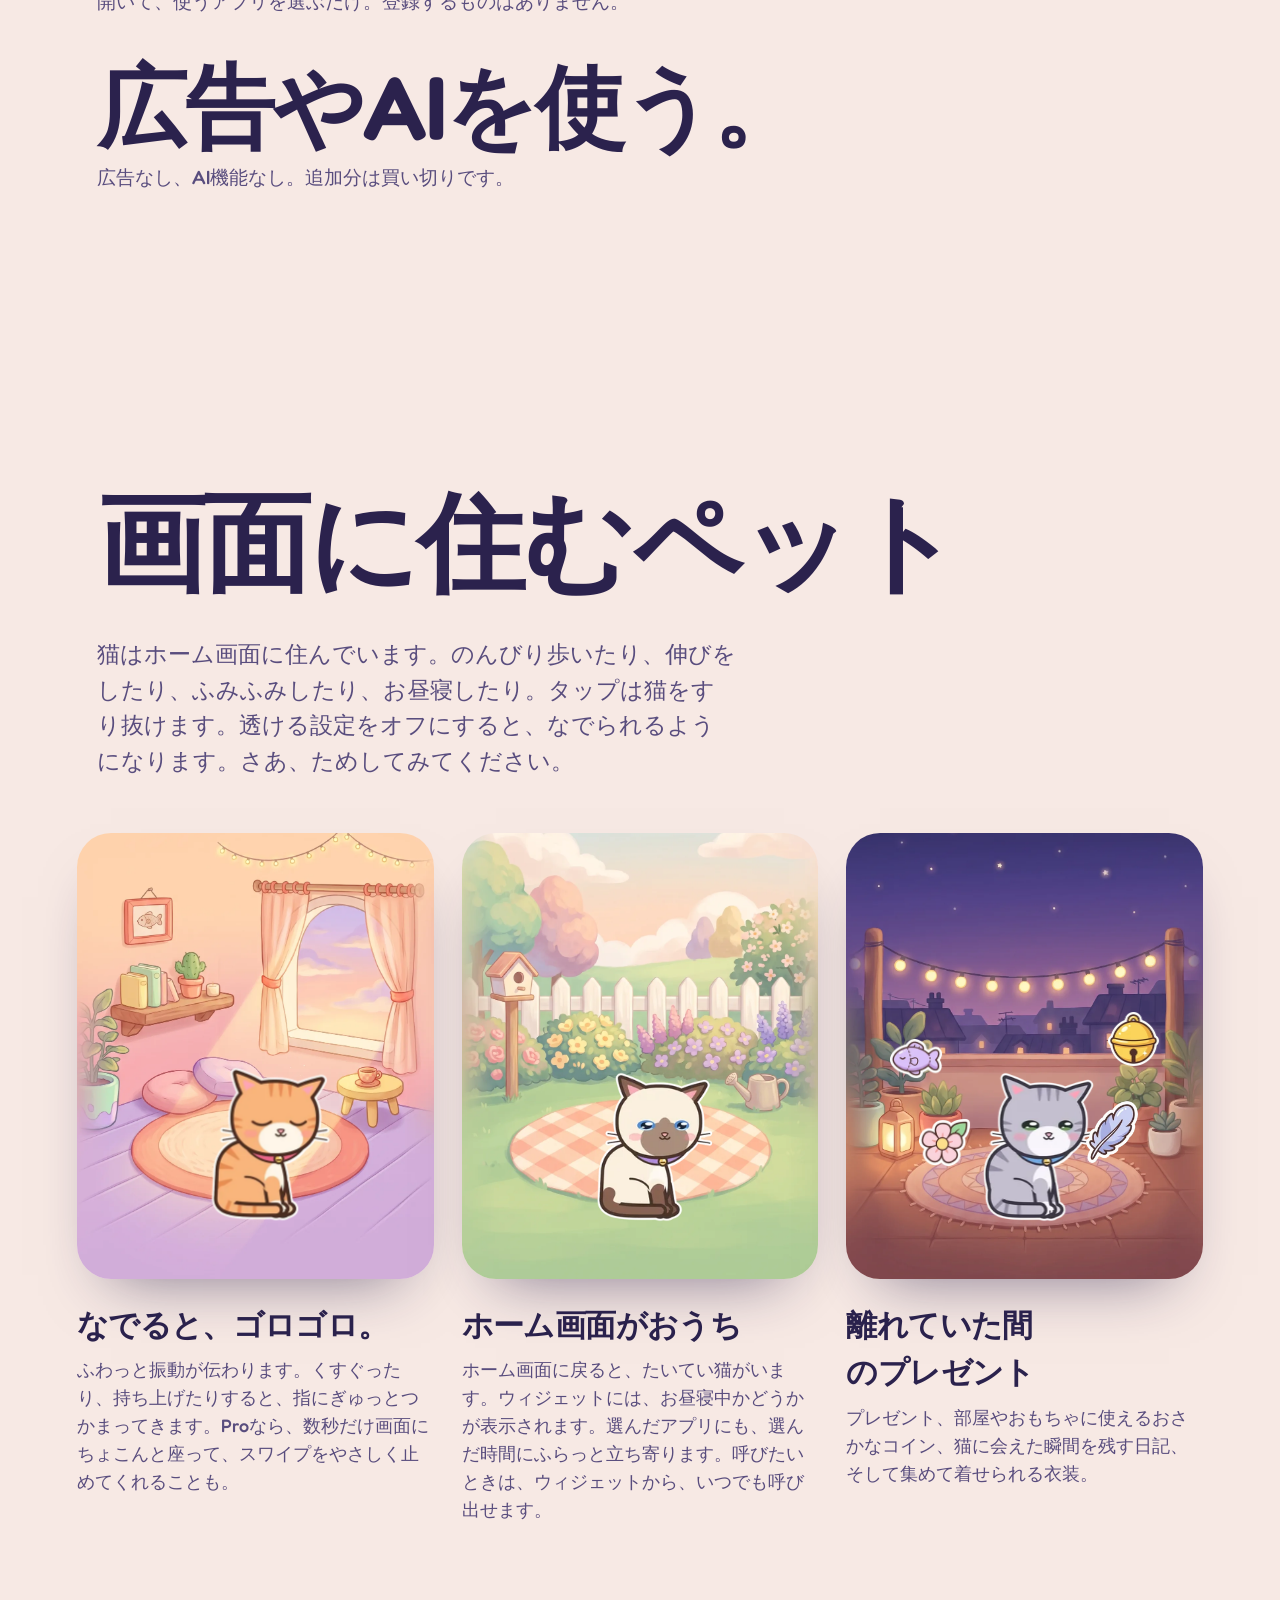
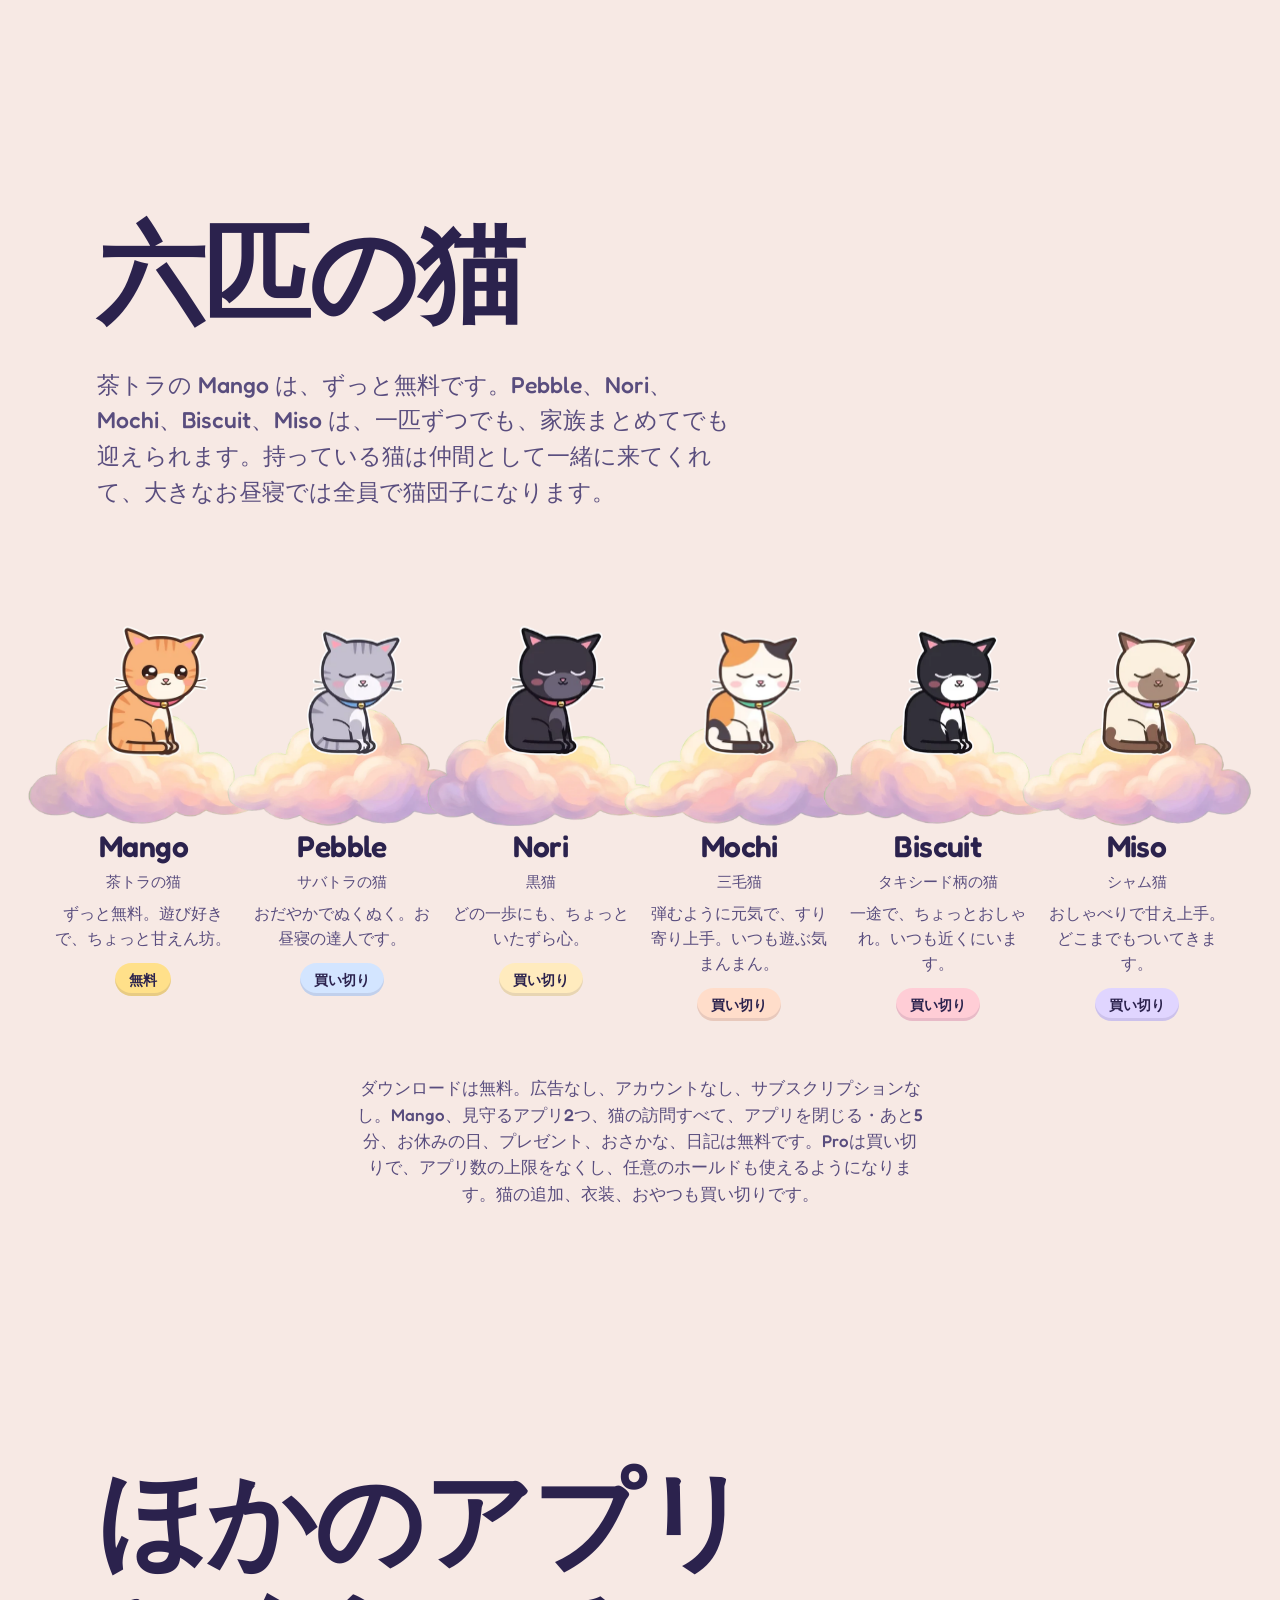
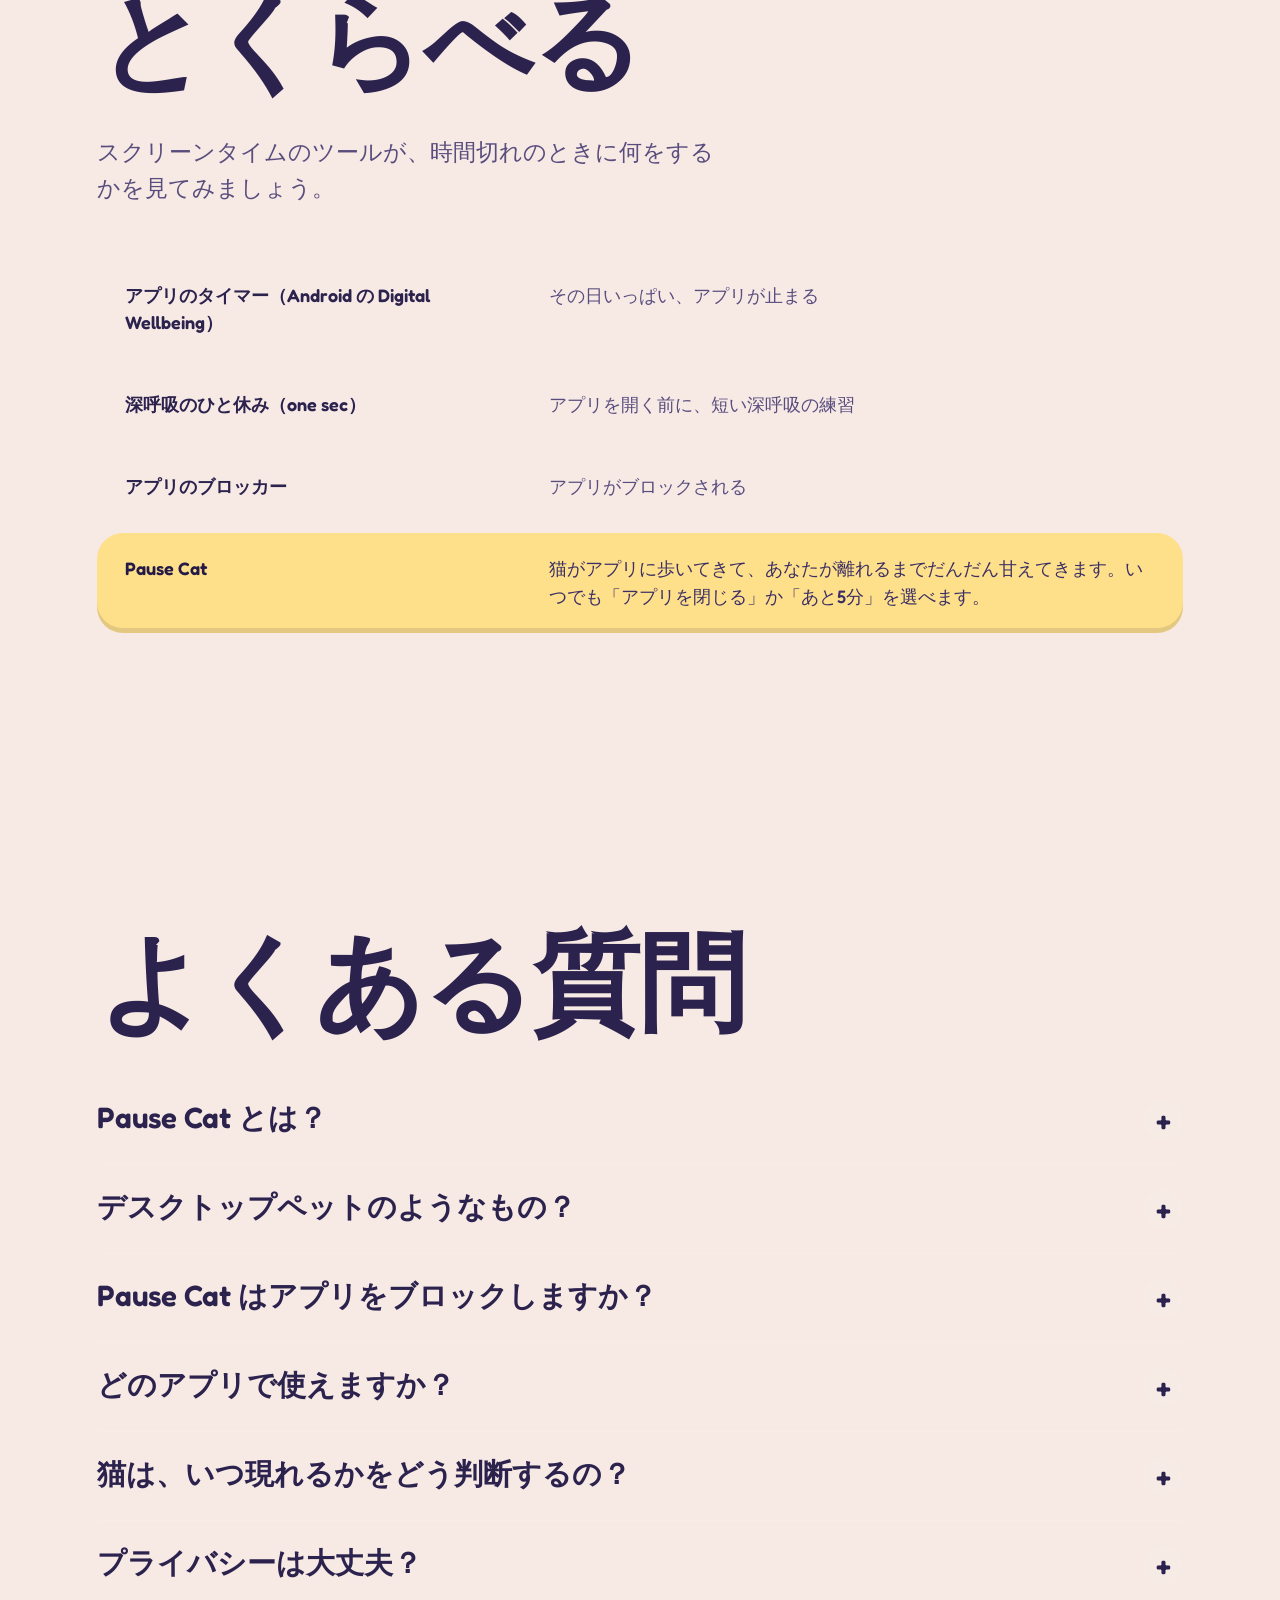
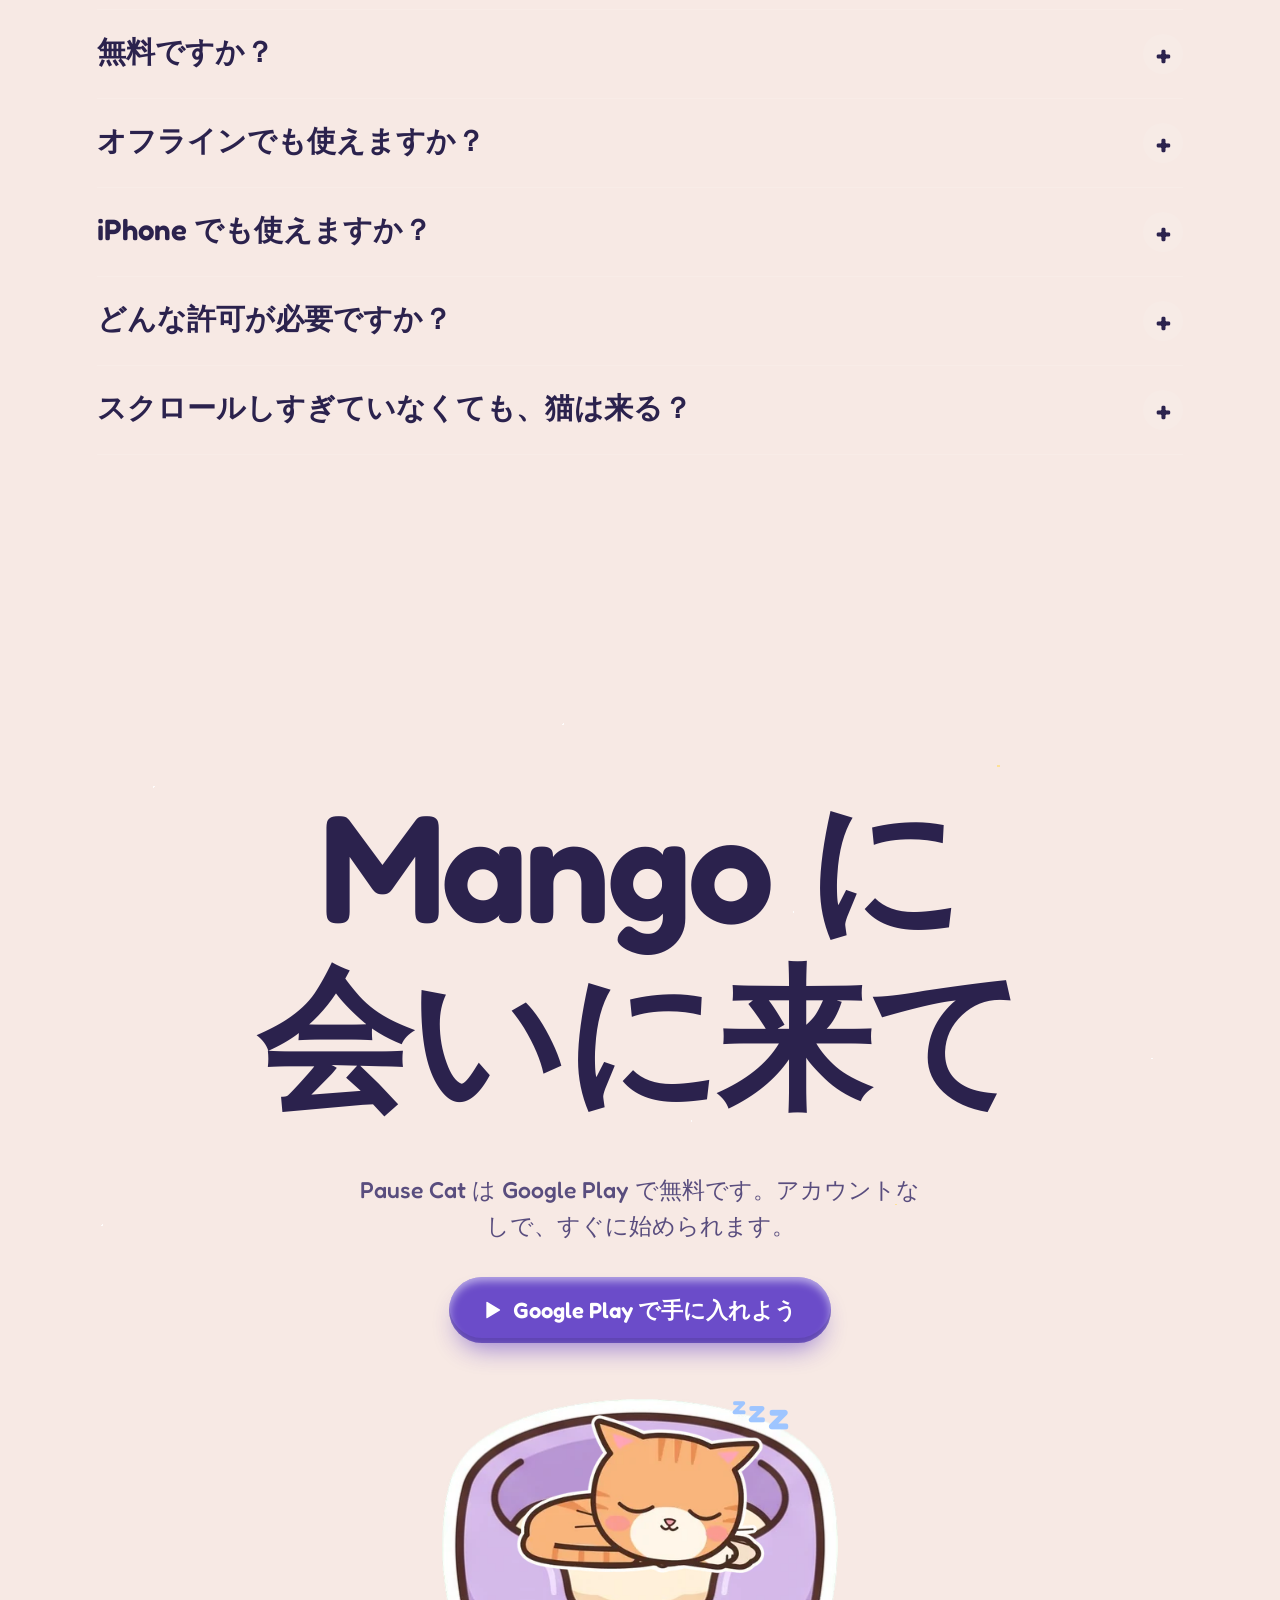
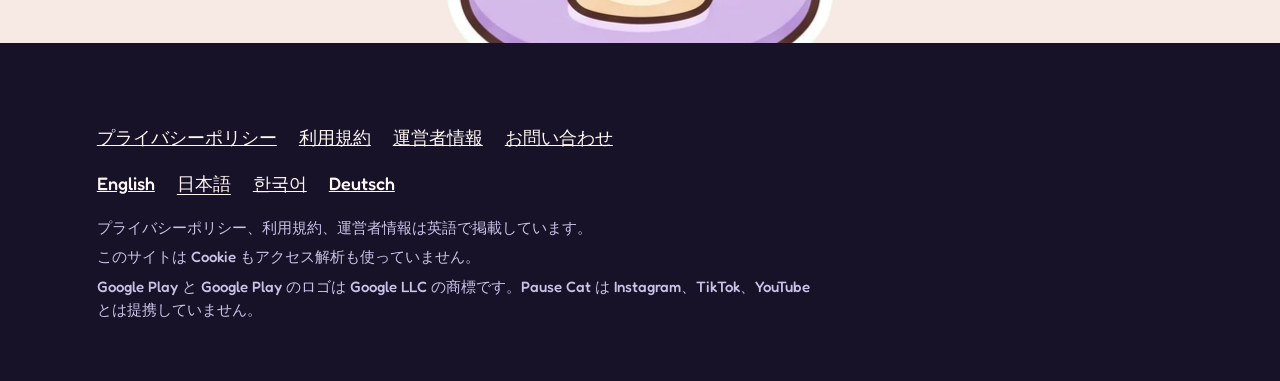
<file: ja.html>
<!doctype html>
<html lang="ja">
<head>
<meta charset="utf-8">
<meta name="viewport" content="width=device-width, initial-scale=1">
<!-- prerender.mjs fills the title, description, canonical, og:* and JSON-LD description per language from src/i18n -->
<title>Pause Cat：スマホの画面を歩く猫（Android）</title>
<meta name="description" content="Pause Cat は無料のスマホのデスクトップペット。だらだらスクロールしていると、ホーム画面の猫がアプリの上を歩いてきます。アカウントなし、広告なし。">
<link rel="canonical" href="https://www.pausecat.com/ja.html">
<link rel="alternate" hreflang="en" href="https://www.pausecat.com/">
<link rel="alternate" hreflang="ja" href="https://www.pausecat.com/ja.html">
<link rel="alternate" hreflang="ko" href="https://www.pausecat.com/ko.html">
<link rel="alternate" hreflang="de" href="https://www.pausecat.com/de.html">
<link rel="alternate" hreflang="x-default" href="https://www.pausecat.com/">
<meta property="og:type" content="website">
<meta property="og:locale" content="ja_JP">
<meta property="og:title" content="Pause Cat：スマホの画面を歩く猫（Android）">
<meta property="og:description" content="Pause Cat は無料のスマホのデスクトップペット。だらだらスクロールしていると、ホーム画面の猫がアプリの上を歩いてきます。アカウントなし、広告なし。">
<meta property="og:url" content="https://www.pausecat.com/ja.html">
<meta property="og:image" content="https://www.pausecat.com/img/og.png">
<meta name="twitter:card" content="summary_large_image">
<meta name="theme-color" content="#FFF1EA">
<link rel="icon" type="image/png" sizes="32x32" href="art/favicon-32.png">
<link rel="apple-touch-icon" href="art/icon-180.png">
<link rel="preload" href="fonts/fredoka-latin-600-normal.woff2" as="font" type="font/woff2" crossorigin>
<link rel="preload" href="art/hero_dream.webp" as="image">
<noscript><style>.loader{display:none!important}</style></noscript>
<script type="application/ld+json">
{
  "@context": "https://schema.org",
  "@type": "MobileApplication",
  "name": "Pause Cat",
  "description": "Pause Cat は Android の無料の画面ペットです。ホーム画面に住む猫が、Instagram や TikTok などのアプリに長居すると、その上を歩いてきます。いつでも離れられます。アカウントなし、広告なし、AI機能なし。任意の買い切り購入で、猫、衣装、Pro（アプリ数の上限なし）が追加できます。",
  "url": "https://www.pausecat.com/",
  "image": "https://www.pausecat.com/img/icon-512.png",
  "operatingSystem": "Android",
  "applicationCategory": "LifestyleApplication",
  "installUrl": "https://play.google.com/store/apps/details?id=com.mindylabs.pausecat",
  "isAccessibleForFree": true,
  "offers": { "@type": "Offer", "price": "0", "priceCurrency": "USD" },
  "author": { "@type": "Person", "name": "Snekanth BABU" }
}
</script>
  <script type="module" crossorigin src="./assets/index-DZSoC8bh.js"></script>
  <link rel="stylesheet" crossorigin href="./assets/index-Bv88kOrR.css">
</head>
<body>
<div id="root"><link rel="preload" as="image" href="art/icon-180.png"/><link rel="preload" as="image" href="art/hero_dream.webp"/><link rel="preload" as="image" href="art/sky_cloud_1.webp"/><link rel="preload" as="image" href="art/sky_cloud_3.webp"/><link rel="preload" as="image" href="art/sky_cloud_2.webp"/><link rel="preload" as="image" href="art/gift_flower.webp"/><link rel="preload" as="image" href="art/sky_cloud_4.webp"/><link rel="preload" as="image" href="art/gift_bell.webp"/><link rel="preload" as="image" href="art/gift_feather.webp"/><link rel="preload" as="image" href="art/gift_fish.webp"/><link rel="preload" as="image" href="art/room_loft_day.webp"/><link rel="preload" as="image" href="art/coin.webp"/><link rel="preload" as="image" href="art/lamp_heart.webp"/><div class="loader" aria-hidden="true"><div class="loader-inner"><img src="art/icon-180.png" alt="" width="72" height="72"/><b>Pause Cat</b><span class="loader-num">0</span></div></div><div class="cursor " aria-hidden="true" style="transform:translateX(-100px) translateY(-100px)"><span></span></div><a class="skip" href="#main">本文へ移動</a><header class="nav"><a class="brand" href="ja.html"><img src="art/icon-180.png" alt="" width="40" height="40"/>Pause Cat</a><nav aria-label="メインメニュー"><a class="hide-sm" href="#how">仕組み</a><a class="hide-sm" href="#cats">猫たち</a><a class="hide-sm" href="#faq">質問</a><a class="clay violet small" href="https://play.google.com/store/apps/details?id=com.mindylabs.pausecat">手に入れる</a></nav></header><main id="main"><section class="hero" data-bg="#FFF1EA" data-quiet="true"><div class="hero-sky"><div class="hero-plate"><img src="art/hero_dream.webp" alt=""/><div class="hero-cat" data-pet="Mango をなでる" role="button" tabindex="0" aria-label="Mango。タップしてなでる。"><span class="cat  "><canvas aria-hidden="true"></canvas></span></div></div><img class="cloud c1" data-depth="1.4" src="art/sky_cloud_1.webp" alt=""/><img class="cloud c2" data-depth="0.6" src="art/sky_cloud_3.webp" alt=""/><img class="cloud c3" data-depth="2" src="art/sky_cloud_2.webp" alt=""/></div><div class="hero-copy"><p class="kicker after">Pause Cat · Android の画面ペット</p><h1>ホーム画面に、猫を一匹。</h1><p class="lede after">Pause Cat は、Android で使える無料のスマホのデスクトップマスコットです。ホーム画面に住む猫が、Instagram や TikTok などのアプリに長居すると、その上を歩いてきます。いつでも離れられます。</p><div class="ctas after"><a class="clay violet play " href="https://play.google.com/store/apps/details?id=com.mindylabs.pausecat" tabindex="0" style="transform:none"><svg viewBox="0 0 24 24" aria-hidden="true"><path d="M4 2.8v18.4c0 .5.5.8.9.6l15.4-9.2c.4-.3.4-.9 0-1.2L4.9 2.2c-.4-.2-.9.1-.9.6z"></path></svg>Google Play で手に入れよう</a><a class="clay cream" href="#how">動くところを見る</a></div><ul class="pills after" aria-label="ひと目で"><li>無料</li><li>アカウントなし</li><li>広告なし</li><li>AI機能なし</li><li>いつでも離れられる</li></ul></div><a class="scroll-hint" href="#how" aria-label="下にスクロールして仕組みを見る"><span></span></a></section><section class="story" id="how" data-bg="#FFF7F2" data-quiet="true"><div class="story-pin"><div class="story-copy"><p class="kicker">仕組み</p><ol class="steps"><li class="on"><h3>よく見るアプリを選ぶ</h3><p>時間を取られがちなアプリと、上限（5分、10分、15分、30分から）を選びます。あとは猫が現れるまで、忘れていて大丈夫です。</p></li><li class=""><h3><span class="num">1</span>猫がさっと現れる</h3><p>上限を過ぎてもそのまま使うと、イラストの猫がアプリのすぐ上を歩いてきます。</p></li><li class=""><h3><span class="num">2</span>だんだん甘えてくる</h3><p>さらに使い続けると、猫はフィードの上にちょこんと座り、画面をつついて、最後はその上でお昼寝します。</p></li><li class=""><h3><span class="num">2</span>そして、お昼寝</h3><p>「アプリを閉じる」も「あと5分」も、いつでもワンタップ。</p></li><li class=""><h3><span class="num">3</span>離れたら、猫もとことこ帰る</h3><p>アプリを離れると、猫もご機嫌で帰っていきます。あとで戻ると、ちょっとしたプレゼントを持ってきてくれるかもしれません。</p></li></ol><p class="step-now" aria-hidden="true"><b>よく見るアプリを選ぶ</b>時間を取られがちなアプリと、上限（5分、10分、15分、30分から）を選びます。あとは猫が現れるまで、忘れていて大丈夫です。</p></div><div class="phone" aria-hidden="true"><div class="screen beat-0"><div class="feed"><div class="post"><div class="who"><i></i><b></b></div><div class="pic" style="background:linear-gradient(160deg,#FFC9B5,#FF9EB8)"><img src="art/sky_cloud_2.webp" alt=""/></div><div class="acts"><i></i><i></i><i></i></div></div><div class="post"><div class="who"><i></i><b></b></div><div class="pic" style="background:linear-gradient(160deg,#BFE3C8,#8ACB9F)"><img src="art/gift_flower.webp" alt=""/></div><div class="acts"><i></i><i></i><i></i></div></div><div class="post"><div class="who"><i></i><b></b></div><div class="pic" style="background:linear-gradient(160deg,#C9D8FF,#9EB5FF)"><img src="art/sky_cloud_4.webp" alt=""/></div><div class="acts"><i></i><i></i><i></i></div></div><div class="post"><div class="who"><i></i><b></b></div><div class="pic" style="background:linear-gradient(160deg,#FFE08A,#FFC36E)"><img src="art/gift_bell.webp" alt=""/></div><div class="acts"><i></i><i></i><i></i></div></div><div class="post"><div class="who"><i></i><b></b></div><div class="pic" style="background:linear-gradient(160deg,#E5DCFF,#B9A2FF)"><img src="art/gift_feather.webp" alt=""/></div><div class="acts"><i></i><i></i><i></i></div></div><div class="post"><div class="who"><i></i><b></b></div><div class="pic" style="background:linear-gradient(160deg,#FFD9E0,#FFB38A)"><img src="art/gift_fish.webp" alt=""/></div><div class="acts"><i></i><i></i><i></i></div></div><div class="post"><div class="who"><i></i><b></b></div><div class="pic" style="background:linear-gradient(160deg,#FFC9B5,#FF9EB8)"><img src="art/sky_cloud_2.webp" alt=""/></div><div class="acts"><i></i><i></i><i></i></div></div><div class="post"><div class="who"><i></i><b></b></div><div class="pic" style="background:linear-gradient(160deg,#BFE3C8,#8ACB9F)"><img src="art/gift_flower.webp" alt=""/></div><div class="acts"><i></i><i></i><i></i></div></div><div class="post"><div class="who"><i></i><b></b></div><div class="pic" style="background:linear-gradient(160deg,#C9D8FF,#9EB5FF)"><img src="art/sky_cloud_4.webp" alt=""/></div><div class="acts"><i></i><i></i><i></i></div></div><div class="post"><div class="who"><i></i><b></b></div><div class="pic" style="background:linear-gradient(160deg,#FFE08A,#FFC36E)"><img src="art/gift_bell.webp" alt=""/></div><div class="acts"><i></i><i></i><i></i></div></div><div class="post"><div class="who"><i></i><b></b></div><div class="pic" style="background:linear-gradient(160deg,#E5DCFF,#B9A2FF)"><img src="art/gift_feather.webp" alt=""/></div><div class="acts"><i></i><i></i><i></i></div></div><div class="post"><div class="who"><i></i><b></b></div><div class="pic" style="background:linear-gradient(160deg,#FFD9E0,#FFB38A)"><img src="art/gift_fish.webp" alt=""/></div><div class="acts"><i></i><i></i><i></i></div></div></div><div class="home"><img src="art/room_loft_day.webp" alt=""/></div><div class="pill"><span class="dot"></span><span>0:00</span><small>上限 0:05</small></div><div class="spot"><span class="zzz"><i>z</i><i>z</i><i>z</i></span></div><div class="offer"><span class="clay violet">アプリを閉じる</span><span class="clay cream">あと5分</span></div></div></div></div></section><section class="marquee" aria-label="ひと目で" data-bg="#FFF7F2"><div class="marquee-row r0" aria-hidden="false"><div class="marquee-track"><span class="mq">無料<img src="art/coin.webp" alt=""/></span><span class="mq">アカウントなし<img src="art/gift_flower.webp" alt=""/></span><span class="mq">広告なし<img src="art/gift_fish.webp" alt=""/></span><span class="mq">AI機能なし<img src="art/gift_bell.webp" alt=""/></span><span class="mq">いつでも離れられる<img src="art/lamp_heart.webp" alt=""/></span><span class="mq">無料<img src="art/coin.webp" alt=""/></span><span class="mq">アカウントなし<img src="art/gift_flower.webp" alt=""/></span><span class="mq">広告なし<img src="art/gift_fish.webp" alt=""/></span><span class="mq">AI機能なし<img src="art/gift_bell.webp" alt=""/></span><span class="mq">いつでも離れられる<img src="art/lamp_heart.webp" alt=""/></span></div></div><div class="marquee-row r1" aria-hidden="true"><div class="marquee-track"><span class="mq">無料<img src="art/coin.webp" alt=""/></span><span class="mq">アカウントなし<img src="art/gift_flower.webp" alt=""/></span><span class="mq">広告なし<img src="art/gift_fish.webp" alt=""/></span><span class="mq">AI機能なし<img src="art/gift_bell.webp" alt=""/></span><span class="mq">いつでも離れられる<img src="art/lamp_heart.webp" alt=""/></span><span class="mq">無料<img src="art/coin.webp" alt=""/></span><span class="mq">アカウントなし<img src="art/gift_flower.webp" alt=""/></span><span class="mq">広告なし<img src="art/gift_fish.webp" alt=""/></span><span class="mq">AI機能なし<img src="art/gift_bell.webp" alt=""/></span><span class="mq">いつでも離れられる<img src="art/lamp_heart.webp" alt=""/></span></div></div></section><section class="nots-sec" data-bg="#FFE7DA"><div class="wrap"><h2 class="rise">猫がしないこと</h2><ul class="nots"><li><h3><span class="strike-wrap">締め出す。<span class="strike"></span></span></h3><p>任意の「ホールド」をオンにしない限り、しません。オンでも数秒だけで、「アプリを閉じる」はワンタップ。「あと5分」もいつでも使えて、ステータスバーとナビゲーションバーは常にあなたのものです。</p></li><li><h3><span class="strike-wrap">じゃまをする。<span class="strike"></span></span></h3><p>ホーム画面では猫が透けているので、タップは猫をすり抜けます。</p></li><li><h3><span class="strike-wrap">画面の中身を見る。<span class="strike"></span></span></h3><p>見るのは、どのアプリをどれくらい開いているかだけ。その情報はスマホの中にとどまります。</p></li><li><h3><span class="strike-wrap">アカウントを求める。<span class="strike"></span></span></h3><p>開いて、使うアプリを選ぶだけ。登録するものはありません。</p></li><li><h3><span class="strike-wrap">広告やAIを使う。<span class="strike"></span></span></h3><p>広告なし、AI機能なし。追加分は買い切りです。</p></li></ul></div></section><section class="pets" data-bg="#F5EEFF"><div class="wrap"><h2 class="rise">画面に住むペット</h2><p class="intro fade">猫はホーム画面に住んでいます。のんびり歩いたり、伸びをしたり、ふみふみしたり、お昼寝したり。タップは猫をすり抜けます。透ける設定をオフにすると、なでられるようになります。さあ、ためしてみてください。</p></div><ul class="rooms"><li class="room fade"><div class="room-art"><img src="art/room_loft_day.webp" alt="" loading="lazy"/><div class="petcat on-rug" data-pet="Mango をなでる" role="button" tabindex="0" aria-label="Mango。タップしてなで、ドラッグで持ち上げる。" draggable="false" style="-webkit-touch-callout:none;-webkit-user-select:none;user-select:none;touch-action:none"><span class="cat  "><canvas aria-hidden="true"></canvas></span></div></div><h3>なでると、ゴロゴロ。</h3><p>ふわっと振動が伝わります。くすぐったり、持ち上げたりすると、指にぎゅっとつかまってきます。Proなら、数秒だけ画面にちょこんと座って、スワイプをやさしく止めてくれることも。</p></li><li class="room fade"><div class="room-art"><img src="art/room_garden_day.webp" alt="" loading="lazy"/><div class="petcat on-rug" data-pet="Miso をなでる" role="button" tabindex="0" aria-label="Miso。タップしてなで、ドラッグで持ち上げる。" draggable="false" style="-webkit-touch-callout:none;-webkit-user-select:none;user-select:none;touch-action:none"><span class="cat  "><canvas aria-hidden="true"></canvas></span></div></div><h3>ホーム画面がおうち</h3><p>ホーム画面に戻ると、たいてい猫がいます。ウィジェットには、お昼寝中かどうかが表示されます。選んだアプリにも、選んだ時間にふらっと立ち寄ります。呼びたいときは、ウィジェットから、いつでも呼び出せます。</p></li><li class="room fade"><div class="room-art"><img src="art/room_rooftop_night.webp" alt="" loading="lazy"/><div class="petcat on-rug" data-pet="Pebble をなでる" role="button" tabindex="0" aria-label="Pebble。タップしてなで、ドラッグで持ち上げる。" draggable="false" style="-webkit-touch-callout:none;-webkit-user-select:none;user-select:none;touch-action:none"><span class="cat  "><canvas aria-hidden="true"></canvas></span></div><img class="float g0" src="art/gift_fish.webp" alt=""/><img class="float g1" src="art/gift_bell.webp" alt=""/><img class="float g2" src="art/gift_flower.webp" alt=""/><img class="float g3" src="art/gift_feather.webp" alt=""/></div><h3>離れていた間のプレゼント</h3><p>プレゼント、部屋やおもちゃに使えるおさかなコイン、猫に会えた瞬間を残す日記、そして集めて着せられる衣装。</p></li></ul></section><section class="cats-sec" id="cats" data-bg="#E9DCFF" data-quiet="true"><div class="wrap"><h2 class="rise">六匹の猫</h2><p class="intro fade">茶トラの Mango は、ずっと無料です。Pebble、Nori、Mochi、Biscuit、Miso は、一匹ずつでも、家族まとめてでも迎えられます。持っている猫は仲間として一緒に来てくれて、大きなお昼寝では全員で猫団子になります。</p></div><ul class="lineup"><li style="--accent:#FF9EB8;--i:0" class="fade"><div class="perch"><img class="perch-cloud" src="art/sky_cloud_1.webp" alt="" loading="lazy"/><div class="petcat " data-pet="Mango をなでる" role="button" tabindex="0" aria-label="Mango。タップしてなで、ドラッグで持ち上げる。" draggable="false" style="-webkit-touch-callout:none;-webkit-user-select:none;user-select:none;touch-action:none"><span class="cat  "><canvas aria-hidden="true"></canvas></span></div></div><h3>Mango<!-- --> <small>茶トラの猫</small></h3><p>ずっと無料。遊び好きで、ちょっと甘えん坊。</p><span class="tag free">無料</span></li><li style="--accent:#9EC5FF;--i:1" class="fade"><div class="perch"><img class="perch-cloud" src="art/sky_cloud_2.webp" alt="" loading="lazy"/><div class="petcat " data-pet="Pebble をなでる" role="button" tabindex="0" aria-label="Pebble。タップしてなで、ドラッグで持ち上げる。" draggable="false" style="-webkit-touch-callout:none;-webkit-user-select:none;user-select:none;touch-action:none"><span class="cat  "><canvas aria-hidden="true"></canvas></span></div></div><h3>Pebble<!-- --> <small>サバトラの猫</small></h3><p>おだやかでぬくぬく。お昼寝の達人です。</p><span class="tag ">買い切り</span></li><li style="--accent:#FFD36E;--i:2" class="fade"><div class="perch"><img class="perch-cloud" src="art/sky_cloud_3.webp" alt="" loading="lazy"/><div class="petcat " data-pet="Nori をなでる" role="button" tabindex="0" aria-label="Nori。タップしてなで、ドラッグで持ち上げる。" draggable="false" style="-webkit-touch-callout:none;-webkit-user-select:none;user-select:none;touch-action:none"><span class="cat  "><canvas aria-hidden="true"></canvas></span></div></div><h3>Nori<!-- --> <small>黒猫</small></h3><p>どの一歩にも、ちょっといたずら心。</p><span class="tag ">買い切り</span></li><li style="--accent:#FFB38A;--i:3" class="fade"><div class="perch"><img class="perch-cloud" src="art/sky_cloud_4.webp" alt="" loading="lazy"/><div class="petcat " data-pet="Mochi をなでる" role="button" tabindex="0" aria-label="Mochi。タップしてなで、ドラッグで持ち上げる。" draggable="false" style="-webkit-touch-callout:none;-webkit-user-select:none;user-select:none;touch-action:none"><span class="cat  "><canvas aria-hidden="true"></canvas></span></div></div><h3>Mochi<!-- --> <small>三毛猫</small></h3><p>弾むように元気で、すり寄り上手。いつも遊ぶ気まんまん。</p><span class="tag ">買い切り</span></li><li style="--accent:#FF8FA3;--i:4" class="fade"><div class="perch"><img class="perch-cloud" src="art/sky_cloud_1.webp" alt="" loading="lazy"/><div class="petcat " data-pet="Biscuit をなでる" role="button" tabindex="0" aria-label="Biscuit。タップしてなで、ドラッグで持ち上げる。" draggable="false" style="-webkit-touch-callout:none;-webkit-user-select:none;user-select:none;touch-action:none"><span class="cat  "><canvas aria-hidden="true"></canvas></span></div></div><h3>Biscuit<!-- --> <small>タキシード柄の猫</small></h3><p>一途で、ちょっとおしゃれ。いつも近くにいます。</p><span class="tag ">買い切り</span></li><li style="--accent:#B9A2FF;--i:5" class="fade"><div class="perch"><img class="perch-cloud" src="art/sky_cloud_2.webp" alt="" loading="lazy"/><div class="petcat " data-pet="Miso をなでる" role="button" tabindex="0" aria-label="Miso。タップしてなで、ドラッグで持ち上げる。" draggable="false" style="-webkit-touch-callout:none;-webkit-user-select:none;user-select:none;touch-action:none"><span class="cat  "><canvas aria-hidden="true"></canvas></span></div></div><h3>Miso<!-- --> <small>シャム猫</small></h3><p>おしゃべりで甘え上手。どこまでもついてきます。</p><span class="tag ">買い切り</span></li></ul><p class="wrap small-print fade">ダウンロードは無料。広告なし、アカウントなし、サブスクリプションなし。Mango、見守るアプリ2つ、猫の訪問すべて、アプリを閉じる・あと5分、お休みの日、プレゼント、おさかな、日記は無料です。Proは買い切りで、アプリ数の上限をなくし、任意のホールドも使えるようになります。猫の追加、衣装、おやつも買い切りです。</p></section><section class="compare" data-bg="#3A2A6B" data-ink="#FFF7F2" data-soft="#D9CFF5"><div class="wrap"><h2 class="rise">ほかのアプリとくらべる</h2><p class="intro fade">スクリーンタイムのツールが、時間切れのときに何をするかを見てみましょう。</p><dl class="rows"><div class="row fade "><dt>アプリのタイマー（Android の Digital Wellbeing）</dt><dd>その日いっぱい、アプリが止まる</dd></div><div class="row fade "><dt>深呼吸のひと休み（one sec）</dt><dd>アプリを開く前に、短い深呼吸の練習</dd></div><div class="row fade "><dt>アプリのブロッカー</dt><dd>アプリがブロックされる</dd></div><div class="row fade us"><dt>Pause Cat</dt><dd>猫がアプリに歩いてきて、あなたが離れるまでだんだん甘えてきます。いつでも「アプリを閉じる」か「あと5分」を選べます。</dd></div></dl></div></section><section class="faq" id="faq" data-bg="#2A1F4F" data-ink="#FFF7F2" data-soft="#D9CFF5"><div class="wrap"><h2 class="rise">よくある質問</h2><details class="fade"><summary>Pause Cat とは？</summary><p>Pause Cat は、Android で使える無料のスマホのデスクトップマスコットです。ホーム画面に住む猫が、Instagram や TikTok などのアプリに長居すると、その上を歩いてきます。いつでも離れられます。</p></details><details class="fade"><summary>デスクトップペットのようなもの？</summary><p>はい。スマホの中で暮らすバーチャルペットです。ホーム画面に住むイラストの猫が、ほかのアプリの上を歩きます。ホーム画面では猫が透けているので、タップは猫をすり抜けます。</p></details><details class="fade"><summary>Pause Cat はアプリをブロックしますか？</summary><p>任意の「ホールド」（Proの設定）をオンにしない限り、しません。オンにすると、Mango が数秒だけ画面に座ってスワイプを止めますが、「アプリを閉じる」はワンタップで、ステータスバーとナビゲーションバーは常にあなたのものです。それ以外は、猫が遊び心でじゃまをするだけで、あなたが離れると一緒に去っていきます。</p></details><details class="fade"><summary>どのアプリで使えますか？</summary><p>選んだアプリなら何でも。Instagram、TikTok、YouTube、Reddit、ゲーム、ニュースなど。無料では2つまで、Proなら好きなだけ。</p></details><details class="fade"><summary>猫は、いつ現れるかをどう判断するの？</summary><p>Android の「使用状況へのアクセス」を使って、画面がついている間だけ、どのアプリが開いているかを約1秒ごとに確認します。画面に映っている内容は見ません。</p></details><details class="fade"><summary>プライバシーは大丈夫？</summary><p>アカウントなし、広告なし、AI機能なし。どのアプリをどれくらい使ったかは、スマホの中にとどまります。購入は Google Play を通して行われ、その課金ライブラリは Google に独自の診断情報を送ることがあります。<a href="privacy/">プライバシーポリシー</a>をご覧ください。</p></details><details class="fade"><summary>無料ですか？</summary><p>ダウンロードは無料で、広告なし、アカウントなし、サブスクリプションなしです。Mango、見守るアプリ2つ、猫の訪問すべて、アプリを閉じる・あと5分、お休みの日、プレゼント、おさかな、日記は無料です。Proは買い切りで、アプリ数の上限をなくし、任意のホールドも使えるようになります。猫の追加、衣装、おやつも買い切りです。</p></details><details class="fade"><summary>オフラインでも使えますか？</summary><p>はい。猫も上限も、インターネットなしで動きます。必要なのは購入のときだけで、それには Google Play が必要です。</p></details><details class="fade"><summary>iPhone でも使えますか？</summary><p>Pause Cat は、今のところ Android 専用です。</p></details><details class="fade"><summary>どんな許可が必要ですか？</summary><p>「使用状況へのアクセス」（どのアプリが開いているかを知るため）、「他のアプリの上に重ねて表示」（猫を描くため）、「通知」（Android が必要とする、見守り中の「静かな通知」のため）。Android が尋ねる前に、アプリがそれぞれを説明します。</p></details><details class="fade"><summary>スクロールしすぎていなくても、猫は来る？</summary><p>来てほしければ、はい。選んだ場所と時間にだけ、あいさつに立ち寄ります。まったく来ないように設定することもできます。</p></details></div></section><section class="night" data-bg="#171228" data-ink="#FFF7F2" data-soft="#CBC2E6" data-quiet="true"><div class="stars" aria-hidden="true"></div><div class="wrap night-copy"><h2 class="rise">Mango に会いに来て</h2><p class="fade">Pause Cat は Google Play で無料です。アカウントなしで、すぐに始められます。</p><div class="fade"><a class="clay violet play big" href="https://play.google.com/store/apps/details?id=com.mindylabs.pausecat" tabindex="0" style="transform:none"><svg viewBox="0 0 24 24" aria-hidden="true"><path d="M4 2.8v18.4c0 .5.5.8.9.6l15.4-9.2c.4-.3.4-.9 0-1.2L4.9 2.2c-.4-.2-.9.1-.9.6z"></path></svg>Google Play で手に入れよう</a></div></div><div class="bed" aria-hidden="true"><img class="bed-back" src="art/prop_bed.webp" alt="" loading="lazy"/><div class="bed-cat"><span class="cat  "><canvas aria-hidden="true"></canvas></span></div><img class="bed-front" src="art/prop_bed.webp" alt="" loading="lazy"/><span class="zzz on"><i>z</i><i>z</i><i>z</i></span></div></section></main><footer class="foot"><div class="wrap"><div class="links"><a href="privacy/">プライバシーポリシー</a><a href="terms/">利用規約</a><a href="impressum/">運営者情報</a><a href="mailto:theluckydude777@gmail.com">お問い合わせ</a></div><nav class="links" aria-label="言語"><a href="./" hrefLang="en" lang="en">English</a><a href="ja.html" hrefLang="ja" lang="ja" aria-current="page">日本語</a><a href="ko.html" hrefLang="ko" lang="ko">한국어</a><a href="de.html" hrefLang="de" lang="de">Deutsch</a></nav><p>プライバシーポリシー、利用規約、運営者情報は英語で掲載しています。</p><p>このサイトは Cookie もアクセス解析も使っていません。</p><p>Google Play と Google Play のロゴは Google LLC の商標です。Pause Cat は Instagram、TikTok、YouTube とは提携していません。</p></div></footer><div class="sitecat away quiet"><div class="sitecat-pill" aria-live="polite"><span class="dot"></span><span>このページで 0:00</span></div><div class="sitecat-spot"><div class="sitecat-drag" data-pet="Nori をなでる" role="button" tabindex="-1" aria-label="Nori。このサイトの猫です。タップしてなでられます。"><span class="cat  "><canvas aria-hidden="true"></canvas></span><span class="zzz"><i>z</i><i>z</i><i>z</i></span></div></div></div></div>
</body>
</html>
</file>
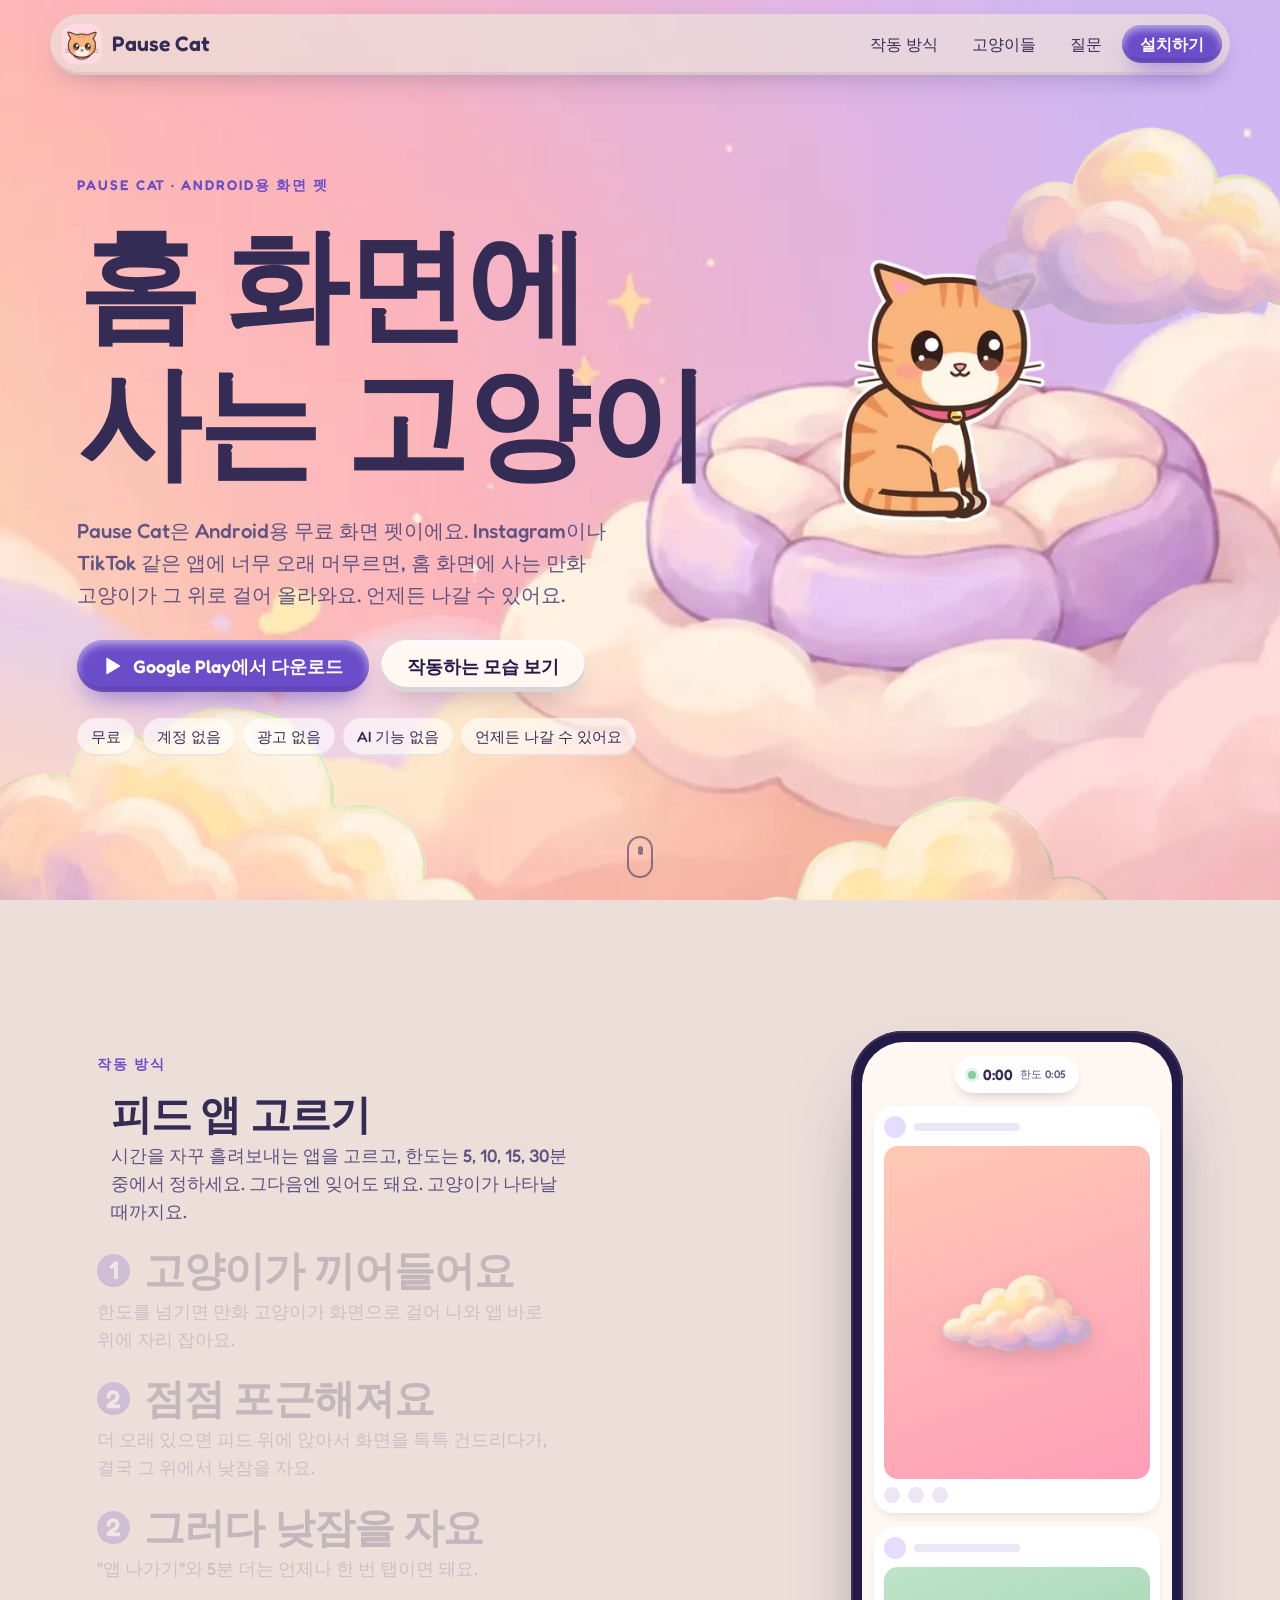
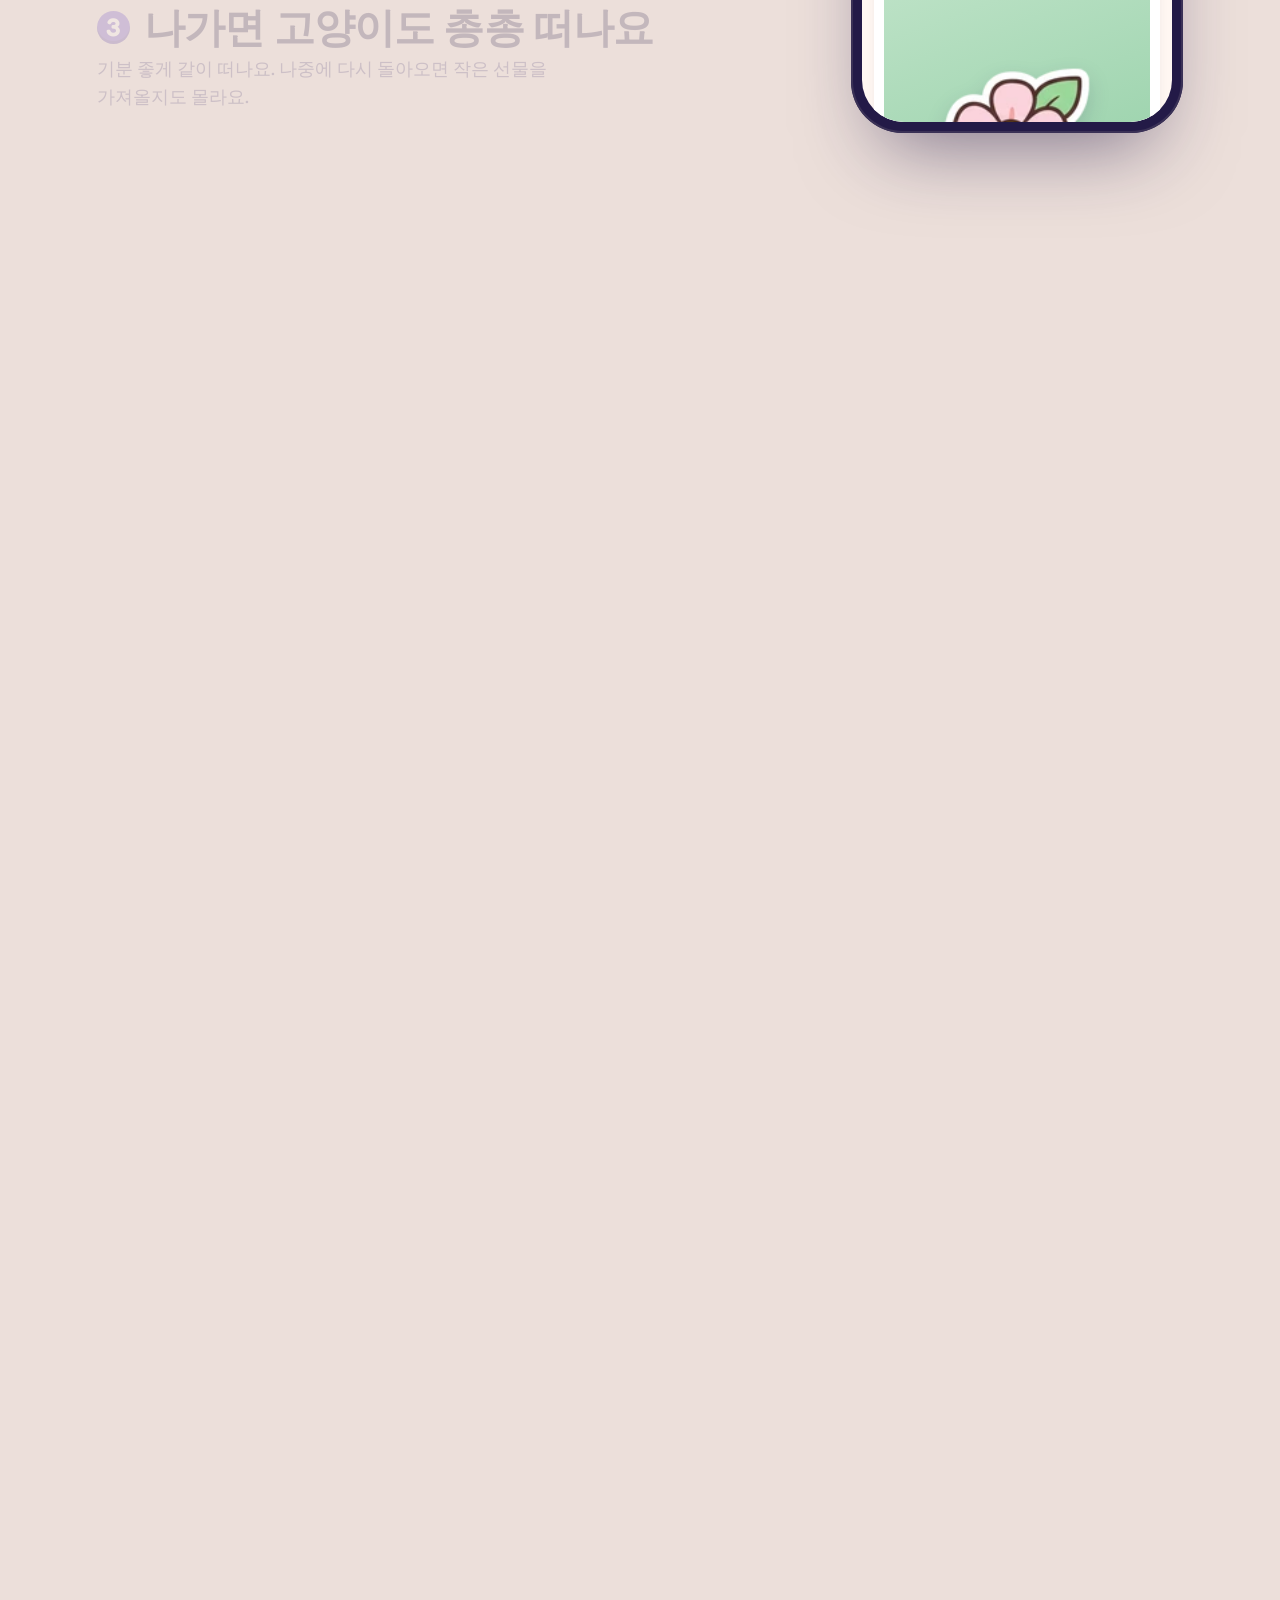
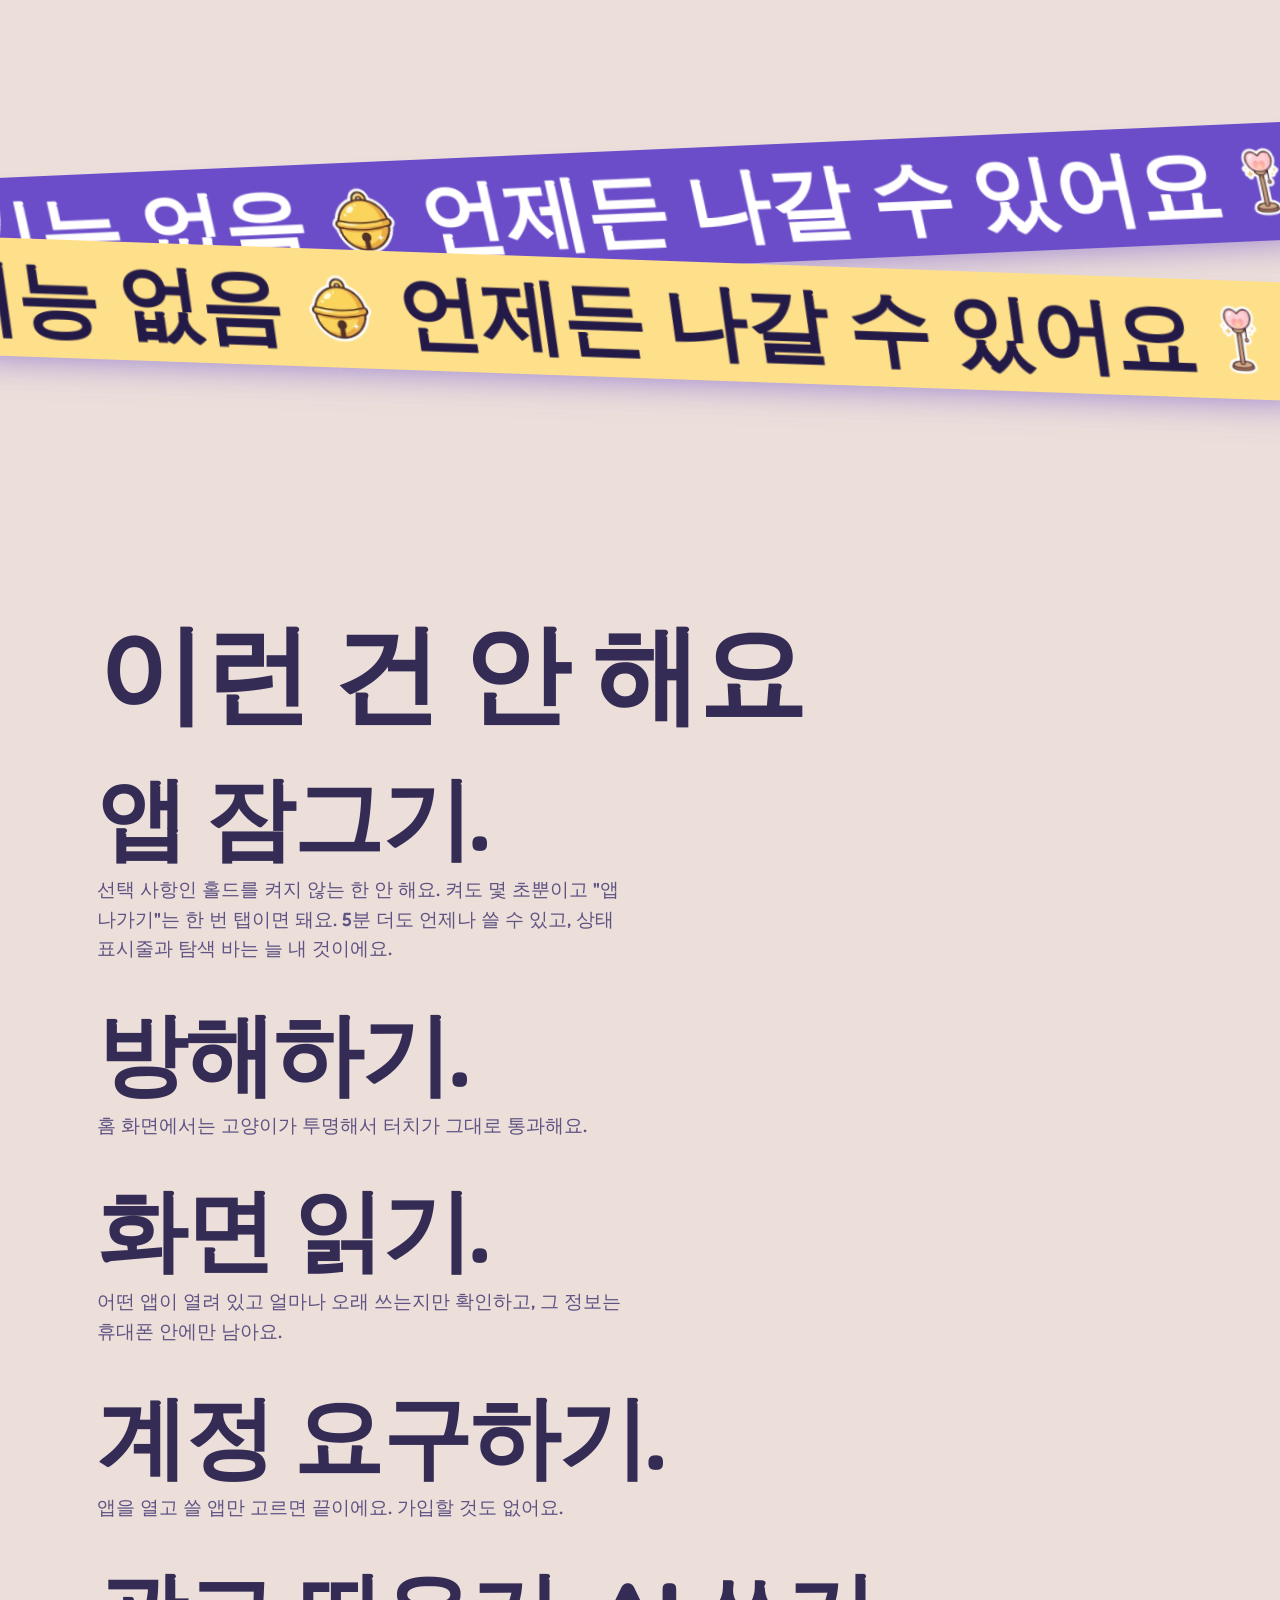
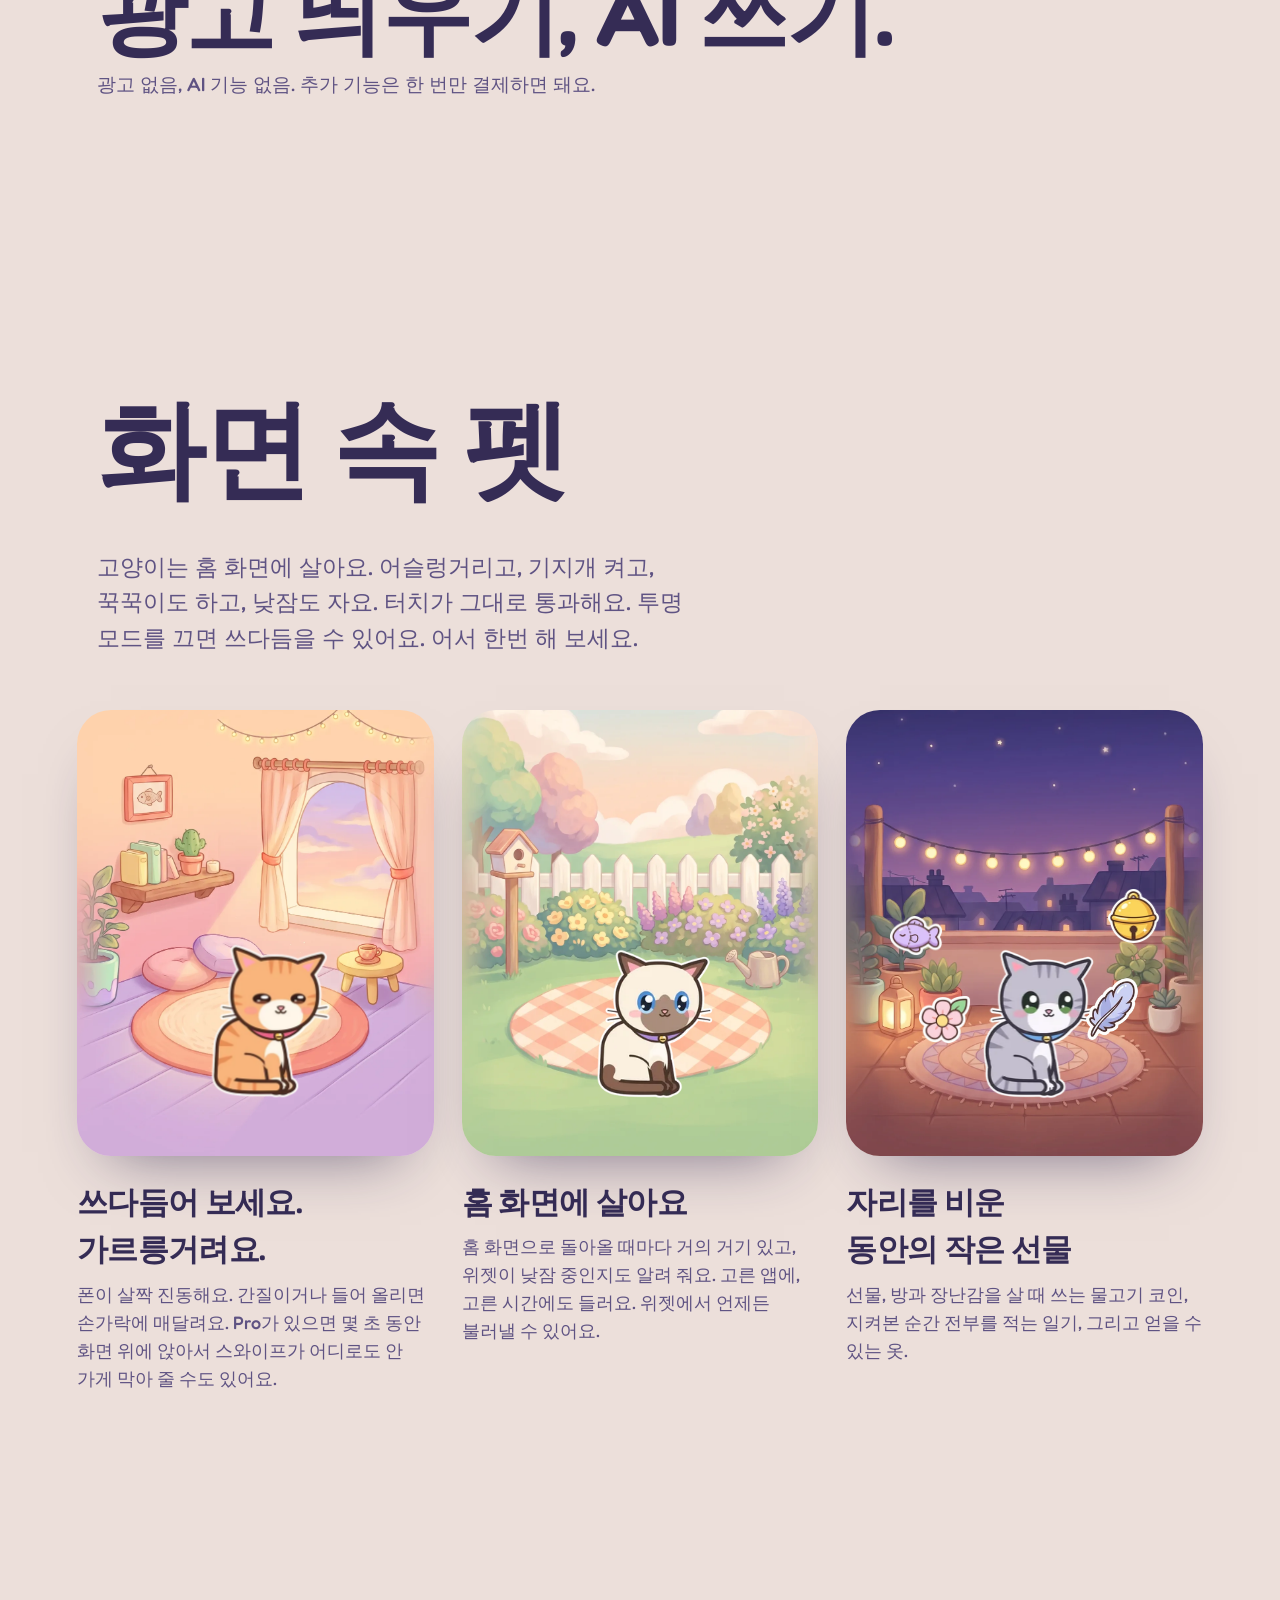
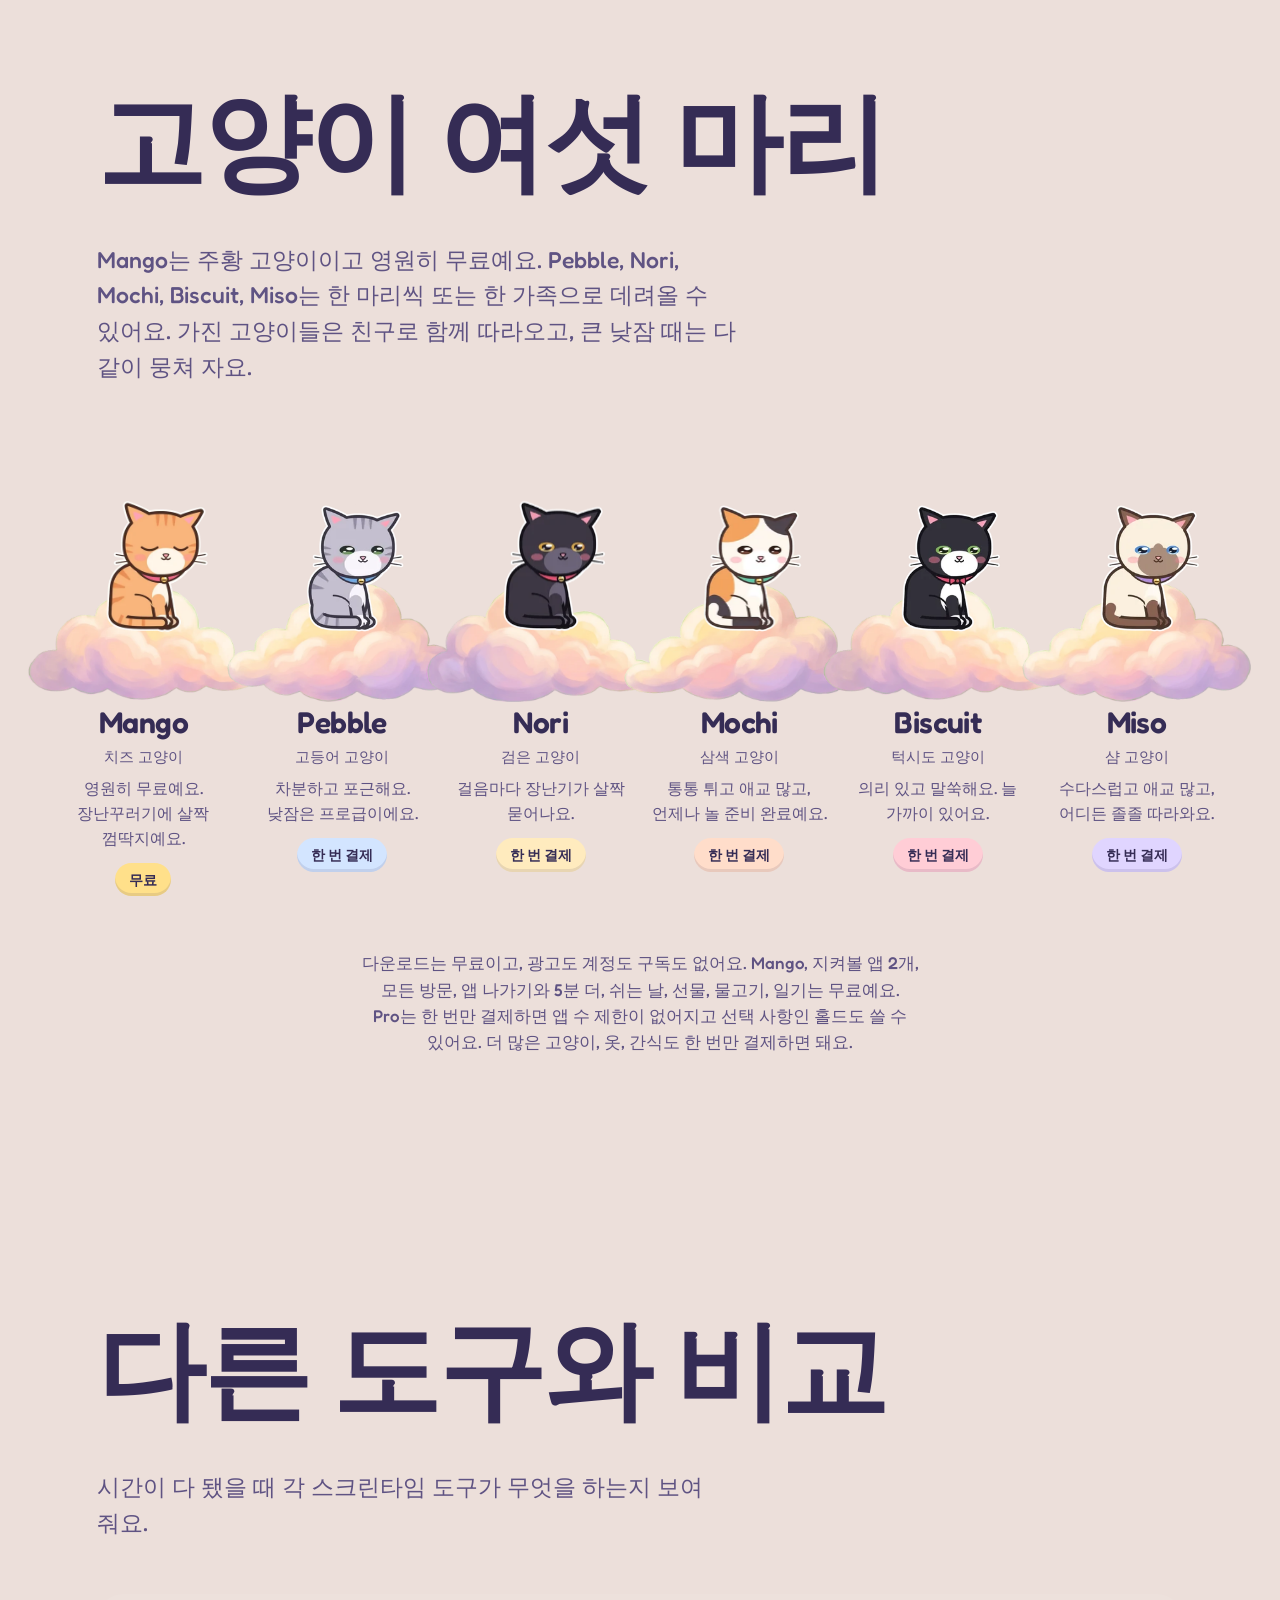
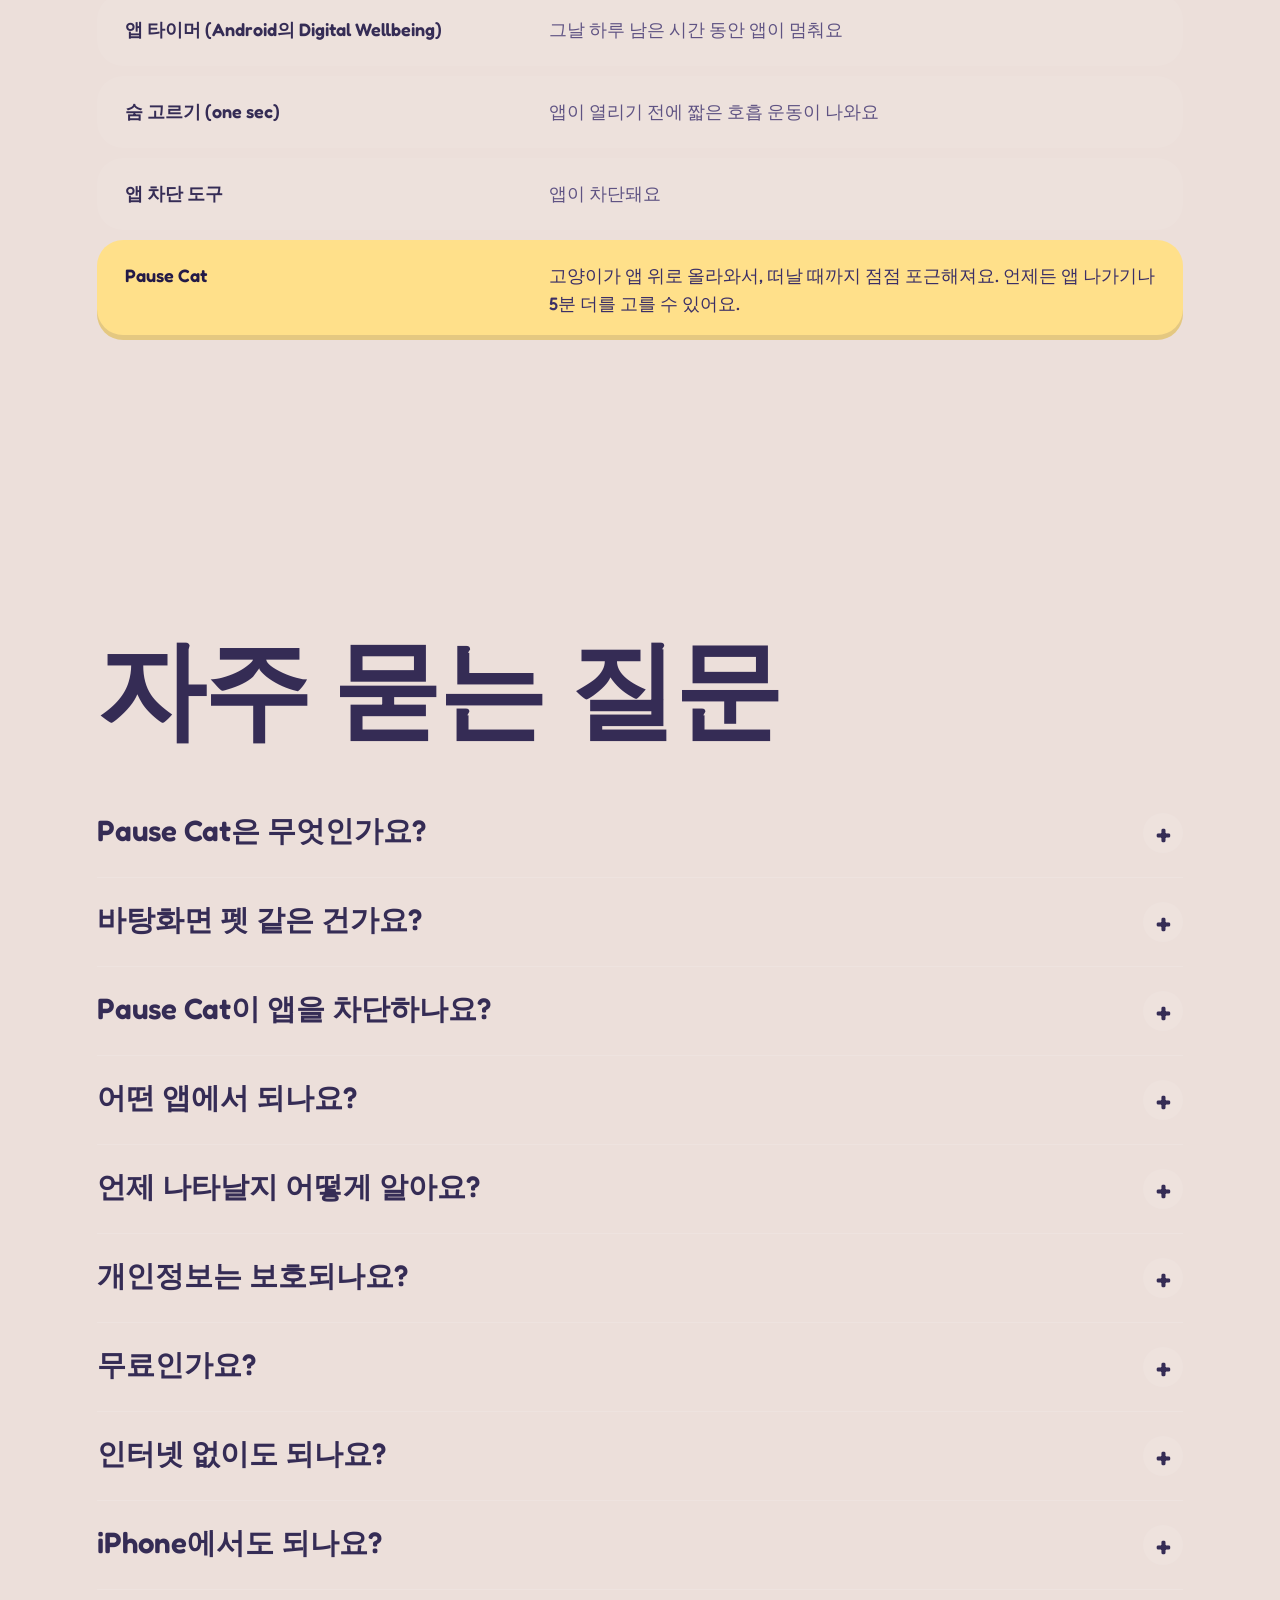
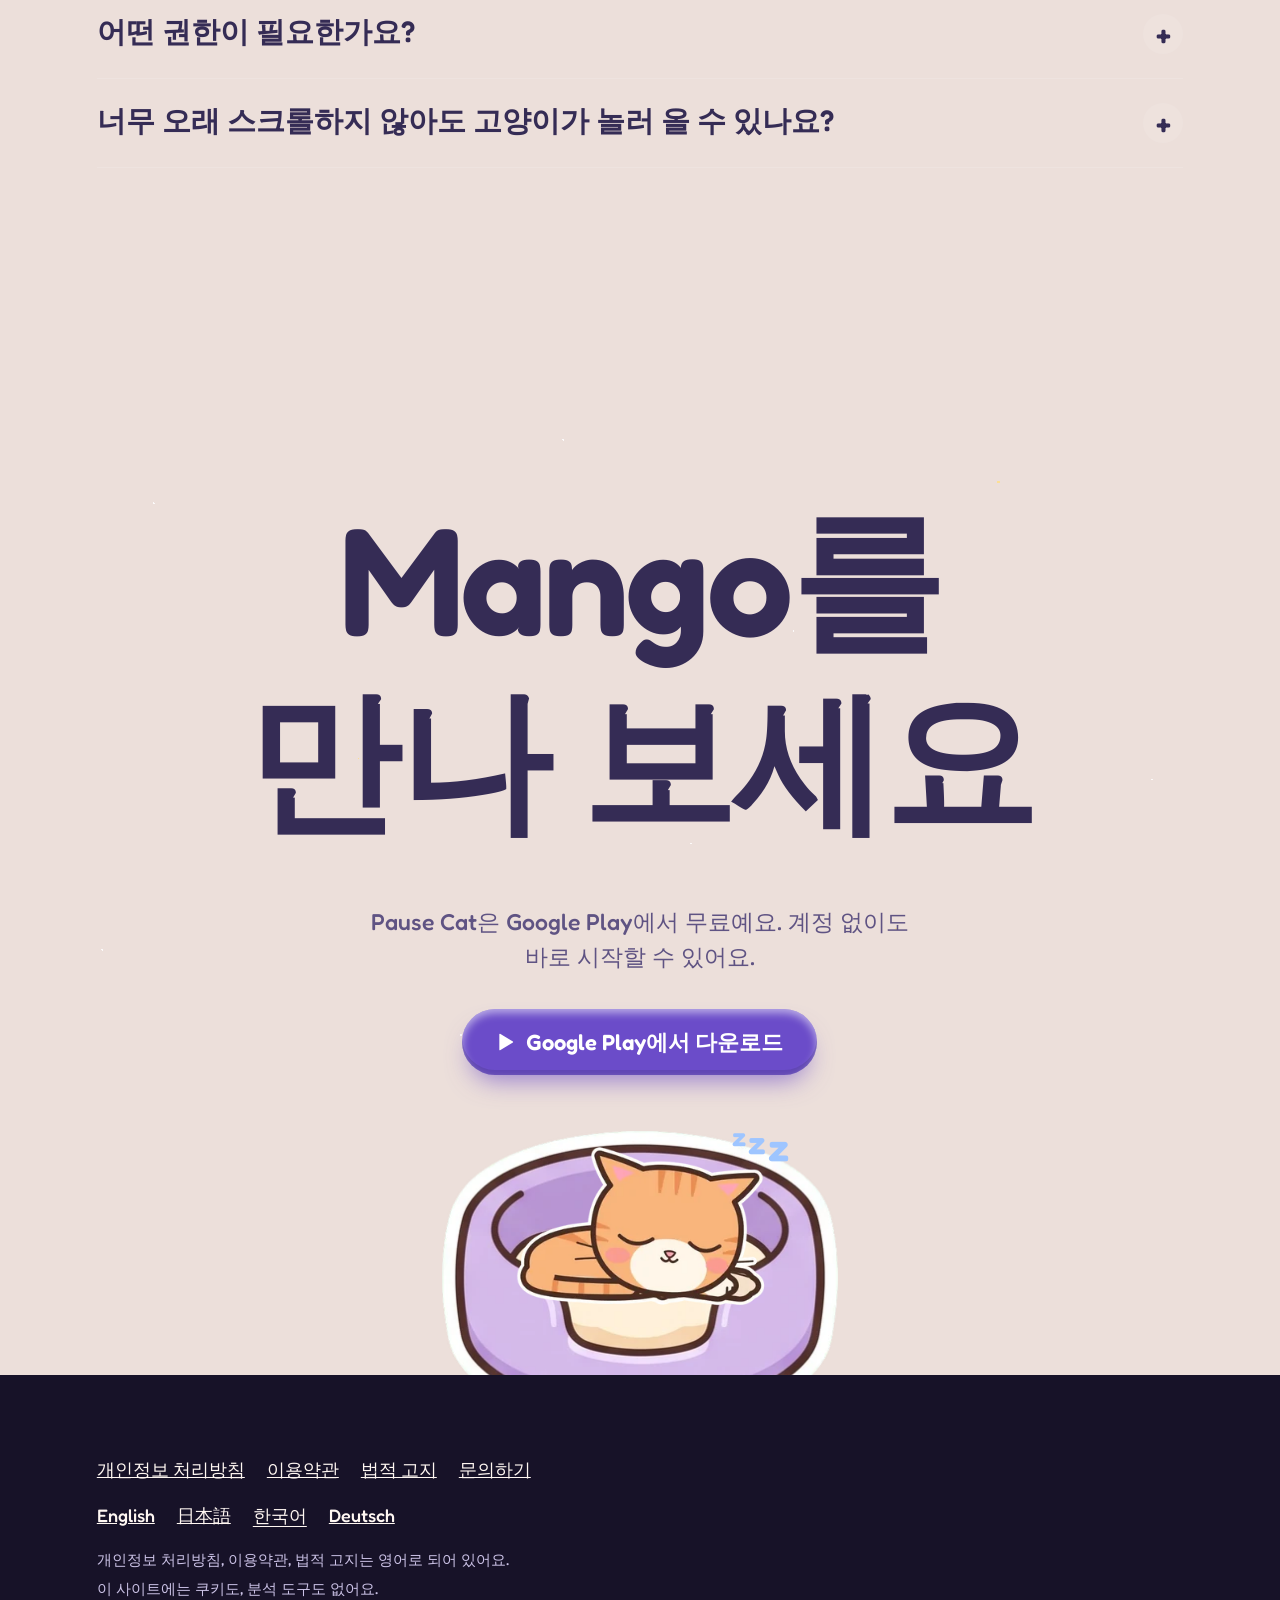
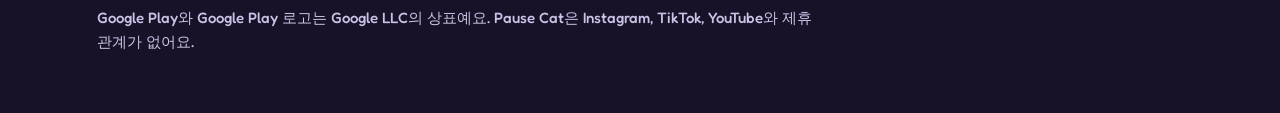
<file: ko.html>
<!doctype html>
<html lang="ko">
<head>
<meta charset="utf-8">
<meta name="viewport" content="width=device-width, initial-scale=1">
<!-- prerender.mjs fills the title, description, canonical, og:* and JSON-LD description per language from src/i18n -->
<title>Pause Cat: 귀여운 Android 화면 펫</title>
<meta name="description" content="Pause Cat, Android 화면에 고양이 키우기! 너무 오래 스크롤하면 홈 화면의 고양이가 앱 위로 걸어와요. 무료, 광고 없음, 언제든 나갈 수 있어요.">
<link rel="canonical" href="https://www.pausecat.com/ko.html">
<link rel="alternate" hreflang="en" href="https://www.pausecat.com/">
<link rel="alternate" hreflang="ja" href="https://www.pausecat.com/ja.html">
<link rel="alternate" hreflang="ko" href="https://www.pausecat.com/ko.html">
<link rel="alternate" hreflang="de" href="https://www.pausecat.com/de.html">
<link rel="alternate" hreflang="x-default" href="https://www.pausecat.com/">
<meta property="og:type" content="website">
<meta property="og:locale" content="ko_KR">
<meta property="og:title" content="Pause Cat: 귀여운 Android 화면 펫">
<meta property="og:description" content="Pause Cat, Android 화면에 고양이 키우기! 너무 오래 스크롤하면 홈 화면의 고양이가 앱 위로 걸어와요. 무료, 광고 없음, 언제든 나갈 수 있어요.">
<meta property="og:url" content="https://www.pausecat.com/ko.html">
<meta property="og:image" content="https://www.pausecat.com/img/og.png">
<meta name="twitter:card" content="summary_large_image">
<meta name="theme-color" content="#FFF1EA">
<link rel="icon" type="image/png" sizes="32x32" href="art/favicon-32.png">
<link rel="apple-touch-icon" href="art/icon-180.png">
<link rel="preload" href="fonts/fredoka-latin-600-normal.woff2" as="font" type="font/woff2" crossorigin>
<link rel="preload" href="art/hero_dream.webp" as="image">
<noscript><style>.loader{display:none!important}</style></noscript>
<script type="application/ld+json">
{
  "@context": "https://schema.org",
  "@type": "MobileApplication",
  "name": "Pause Cat",
  "description": "Pause Cat은 Android용 무료 화면 펫이에요. 폰용 데스크톱 펫처럼 홈 화면에 사는 만화 고양이예요. Instagram이나 TikTok 같은 앱에 너무 오래 머물면 고양이가 그 위로 걸어 올라와요. 언제든 나갈 수 있어요. 계정 없음, 광고 없음, AI 기능 없음. 선택 사항인 1회 구매로 고양이, 옷, Pro(앱 수 제한 없음)를 더할 수 있어요.",
  "url": "https://www.pausecat.com/",
  "image": "https://www.pausecat.com/img/icon-512.png",
  "operatingSystem": "Android",
  "applicationCategory": "LifestyleApplication",
  "installUrl": "https://play.google.com/store/apps/details?id=com.mindylabs.pausecat",
  "isAccessibleForFree": true,
  "offers": { "@type": "Offer", "price": "0", "priceCurrency": "USD" },
  "author": { "@type": "Person", "name": "Snekanth BABU" }
}
</script>
  <script type="module" crossorigin src="./assets/index-DZSoC8bh.js"></script>
  <link rel="stylesheet" crossorigin href="./assets/index-Bv88kOrR.css">
</head>
<body>
<div id="root"><link rel="preload" as="image" href="art/icon-180.png"/><link rel="preload" as="image" href="art/hero_dream.webp"/><link rel="preload" as="image" href="art/sky_cloud_1.webp"/><link rel="preload" as="image" href="art/sky_cloud_3.webp"/><link rel="preload" as="image" href="art/sky_cloud_2.webp"/><link rel="preload" as="image" href="art/gift_flower.webp"/><link rel="preload" as="image" href="art/sky_cloud_4.webp"/><link rel="preload" as="image" href="art/gift_bell.webp"/><link rel="preload" as="image" href="art/gift_feather.webp"/><link rel="preload" as="image" href="art/gift_fish.webp"/><link rel="preload" as="image" href="art/room_loft_day.webp"/><link rel="preload" as="image" href="art/coin.webp"/><link rel="preload" as="image" href="art/lamp_heart.webp"/><div class="loader" aria-hidden="true"><div class="loader-inner"><img src="art/icon-180.png" alt="" width="72" height="72"/><b>Pause Cat</b><span class="loader-num">0</span></div></div><div class="cursor " aria-hidden="true" style="transform:translateX(-100px) translateY(-100px)"><span></span></div><a class="skip" href="#main">본문으로 건너뛰기</a><header class="nav"><a class="brand" href="ko.html"><img src="art/icon-180.png" alt="" width="40" height="40"/>Pause Cat</a><nav aria-label="메인 메뉴"><a class="hide-sm" href="#how">작동 방식</a><a class="hide-sm" href="#cats">고양이들</a><a class="hide-sm" href="#faq">질문</a><a class="clay violet small" href="https://play.google.com/store/apps/details?id=com.mindylabs.pausecat">설치하기</a></nav></header><main id="main"><section class="hero" data-bg="#FFF1EA" data-quiet="true"><div class="hero-sky"><div class="hero-plate"><img src="art/hero_dream.webp" alt=""/><div class="hero-cat" data-pet="Mango 쓰다듬기" role="button" tabindex="0" aria-label="Mango. 눌러서 쓰다듬기."><span class="cat  "><canvas aria-hidden="true"></canvas></span></div></div><img class="cloud c1" data-depth="1.4" src="art/sky_cloud_1.webp" alt=""/><img class="cloud c2" data-depth="0.6" src="art/sky_cloud_3.webp" alt=""/><img class="cloud c3" data-depth="2" src="art/sky_cloud_2.webp" alt=""/></div><div class="hero-copy"><p class="kicker after">Pause Cat · Android용 화면 펫</p><h1>홈 화면에 사는 고양이</h1><p class="lede after">Pause Cat은 Android용 무료 화면 펫이에요. Instagram이나 TikTok 같은 앱에 너무 오래 머무르면, 홈 화면에 사는 만화 고양이가 그 위로 걸어 올라와요. 언제든 나갈 수 있어요.</p><div class="ctas after"><a class="clay violet play " href="https://play.google.com/store/apps/details?id=com.mindylabs.pausecat" tabindex="0" style="transform:none"><svg viewBox="0 0 24 24" aria-hidden="true"><path d="M4 2.8v18.4c0 .5.5.8.9.6l15.4-9.2c.4-.3.4-.9 0-1.2L4.9 2.2c-.4-.2-.9.1-.9.6z"></path></svg>Google Play에서 다운로드</a><a class="clay cream" href="#how">작동하는 모습 보기</a></div><ul class="pills after" aria-label="한눈에 보기"><li>무료</li><li>계정 없음</li><li>광고 없음</li><li>AI 기능 없음</li><li>언제든 나갈 수 있어요</li></ul></div><a class="scroll-hint" href="#how" aria-label="아래로 스크롤해서 작동 방식 보기"><span></span></a></section><section class="story" id="how" data-bg="#FFF7F2" data-quiet="true"><div class="story-pin"><div class="story-copy"><p class="kicker">작동 방식</p><ol class="steps"><li class="on"><h3>피드 앱 고르기</h3><p>시간을 자꾸 흘려보내는 앱을 고르고, 한도는 5, 10, 15, 30분 중에서 정하세요. 그다음엔 잊어도 돼요. 고양이가 나타날 때까지요.</p></li><li class=""><h3><span class="num">1</span>고양이가 끼어들어요</h3><p>한도를 넘기면 만화 고양이가 화면으로 걸어 나와 앱 바로 위에 자리 잡아요.</p></li><li class=""><h3><span class="num">2</span>점점 포근해져요</h3><p>더 오래 있으면 피드 위에 앉아서 화면을 톡톡 건드리다가, 결국 그 위에서 낮잠을 자요.</p></li><li class=""><h3><span class="num">2</span>그러다 낮잠을 자요</h3><p>&quot;앱 나가기&quot;와 5분 더는 언제나 한 번 탭이면 돼요.</p></li><li class=""><h3><span class="num">3</span>나가면 고양이도 총총 떠나요</h3><p>기분 좋게 같이 떠나요. 나중에 다시 돌아오면 작은 선물을 가져올지도 몰라요.</p></li></ol><p class="step-now" aria-hidden="true"><b>피드 앱 고르기</b>시간을 자꾸 흘려보내는 앱을 고르고, 한도는 5, 10, 15, 30분 중에서 정하세요. 그다음엔 잊어도 돼요. 고양이가 나타날 때까지요.</p></div><div class="phone" aria-hidden="true"><div class="screen beat-0"><div class="feed"><div class="post"><div class="who"><i></i><b></b></div><div class="pic" style="background:linear-gradient(160deg,#FFC9B5,#FF9EB8)"><img src="art/sky_cloud_2.webp" alt=""/></div><div class="acts"><i></i><i></i><i></i></div></div><div class="post"><div class="who"><i></i><b></b></div><div class="pic" style="background:linear-gradient(160deg,#BFE3C8,#8ACB9F)"><img src="art/gift_flower.webp" alt=""/></div><div class="acts"><i></i><i></i><i></i></div></div><div class="post"><div class="who"><i></i><b></b></div><div class="pic" style="background:linear-gradient(160deg,#C9D8FF,#9EB5FF)"><img src="art/sky_cloud_4.webp" alt=""/></div><div class="acts"><i></i><i></i><i></i></div></div><div class="post"><div class="who"><i></i><b></b></div><div class="pic" style="background:linear-gradient(160deg,#FFE08A,#FFC36E)"><img src="art/gift_bell.webp" alt=""/></div><div class="acts"><i></i><i></i><i></i></div></div><div class="post"><div class="who"><i></i><b></b></div><div class="pic" style="background:linear-gradient(160deg,#E5DCFF,#B9A2FF)"><img src="art/gift_feather.webp" alt=""/></div><div class="acts"><i></i><i></i><i></i></div></div><div class="post"><div class="who"><i></i><b></b></div><div class="pic" style="background:linear-gradient(160deg,#FFD9E0,#FFB38A)"><img src="art/gift_fish.webp" alt=""/></div><div class="acts"><i></i><i></i><i></i></div></div><div class="post"><div class="who"><i></i><b></b></div><div class="pic" style="background:linear-gradient(160deg,#FFC9B5,#FF9EB8)"><img src="art/sky_cloud_2.webp" alt=""/></div><div class="acts"><i></i><i></i><i></i></div></div><div class="post"><div class="who"><i></i><b></b></div><div class="pic" style="background:linear-gradient(160deg,#BFE3C8,#8ACB9F)"><img src="art/gift_flower.webp" alt=""/></div><div class="acts"><i></i><i></i><i></i></div></div><div class="post"><div class="who"><i></i><b></b></div><div class="pic" style="background:linear-gradient(160deg,#C9D8FF,#9EB5FF)"><img src="art/sky_cloud_4.webp" alt=""/></div><div class="acts"><i></i><i></i><i></i></div></div><div class="post"><div class="who"><i></i><b></b></div><div class="pic" style="background:linear-gradient(160deg,#FFE08A,#FFC36E)"><img src="art/gift_bell.webp" alt=""/></div><div class="acts"><i></i><i></i><i></i></div></div><div class="post"><div class="who"><i></i><b></b></div><div class="pic" style="background:linear-gradient(160deg,#E5DCFF,#B9A2FF)"><img src="art/gift_feather.webp" alt=""/></div><div class="acts"><i></i><i></i><i></i></div></div><div class="post"><div class="who"><i></i><b></b></div><div class="pic" style="background:linear-gradient(160deg,#FFD9E0,#FFB38A)"><img src="art/gift_fish.webp" alt=""/></div><div class="acts"><i></i><i></i><i></i></div></div></div><div class="home"><img src="art/room_loft_day.webp" alt=""/></div><div class="pill"><span class="dot"></span><span>0:00</span><small>한도 0:05</small></div><div class="spot"><span class="zzz"><i>z</i><i>z</i><i>z</i></span></div><div class="offer"><span class="clay violet">앱 나가기</span><span class="clay cream">5분 더</span></div></div></div></div></section><section class="marquee" aria-label="한눈에 보기" data-bg="#FFF7F2"><div class="marquee-row r0" aria-hidden="false"><div class="marquee-track"><span class="mq">무료<img src="art/coin.webp" alt=""/></span><span class="mq">계정 없음<img src="art/gift_flower.webp" alt=""/></span><span class="mq">광고 없음<img src="art/gift_fish.webp" alt=""/></span><span class="mq">AI 기능 없음<img src="art/gift_bell.webp" alt=""/></span><span class="mq">언제든 나갈 수 있어요<img src="art/lamp_heart.webp" alt=""/></span><span class="mq">무료<img src="art/coin.webp" alt=""/></span><span class="mq">계정 없음<img src="art/gift_flower.webp" alt=""/></span><span class="mq">광고 없음<img src="art/gift_fish.webp" alt=""/></span><span class="mq">AI 기능 없음<img src="art/gift_bell.webp" alt=""/></span><span class="mq">언제든 나갈 수 있어요<img src="art/lamp_heart.webp" alt=""/></span></div></div><div class="marquee-row r1" aria-hidden="true"><div class="marquee-track"><span class="mq">무료<img src="art/coin.webp" alt=""/></span><span class="mq">계정 없음<img src="art/gift_flower.webp" alt=""/></span><span class="mq">광고 없음<img src="art/gift_fish.webp" alt=""/></span><span class="mq">AI 기능 없음<img src="art/gift_bell.webp" alt=""/></span><span class="mq">언제든 나갈 수 있어요<img src="art/lamp_heart.webp" alt=""/></span><span class="mq">무료<img src="art/coin.webp" alt=""/></span><span class="mq">계정 없음<img src="art/gift_flower.webp" alt=""/></span><span class="mq">광고 없음<img src="art/gift_fish.webp" alt=""/></span><span class="mq">AI 기능 없음<img src="art/gift_bell.webp" alt=""/></span><span class="mq">언제든 나갈 수 있어요<img src="art/lamp_heart.webp" alt=""/></span></div></div></section><section class="nots-sec" data-bg="#FFE7DA"><div class="wrap"><h2 class="rise">이런 건 안 해요</h2><ul class="nots"><li><h3><span class="strike-wrap">앱 잠그기.<span class="strike"></span></span></h3><p>선택 사항인 홀드를 켜지 않는 한 안 해요. 켜도 몇 초뿐이고 &quot;앱 나가기&quot;는 한 번 탭이면 돼요. 5분 더도 언제나 쓸 수 있고, 상태 표시줄과 탐색 바는 늘 내 것이에요.</p></li><li><h3><span class="strike-wrap">방해하기.<span class="strike"></span></span></h3><p>홈 화면에서는 고양이가 투명해서 터치가 그대로 통과해요.</p></li><li><h3><span class="strike-wrap">화면 읽기.<span class="strike"></span></span></h3><p>어떤 앱이 열려 있고 얼마나 오래 쓰는지만 확인하고, 그 정보는 휴대폰 안에만 남아요.</p></li><li><h3><span class="strike-wrap">계정 요구하기.<span class="strike"></span></span></h3><p>앱을 열고 쓸 앱만 고르면 끝이에요. 가입할 것도 없어요.</p></li><li><h3><span class="strike-wrap">광고 띄우기, AI 쓰기.<span class="strike"></span></span></h3><p>광고 없음, AI 기능 없음. 추가 기능은 한 번만 결제하면 돼요.</p></li></ul></div></section><section class="pets" data-bg="#F5EEFF"><div class="wrap"><h2 class="rise">화면 속 펫</h2><p class="intro fade">고양이는 홈 화면에 살아요. 어슬렁거리고, 기지개 켜고, 꾹꾹이도 하고, 낮잠도 자요. 터치가 그대로 통과해요. 투명 모드를 끄면 쓰다듬을 수 있어요. 어서 한번 해 보세요.</p></div><ul class="rooms"><li class="room fade"><div class="room-art"><img src="art/room_loft_day.webp" alt="" loading="lazy"/><div class="petcat on-rug" data-pet="Mango 쓰다듬기" role="button" tabindex="0" aria-label="Mango. 눌러서 쓰다듬고, 끌어서 들어 올리기." draggable="false" style="-webkit-touch-callout:none;-webkit-user-select:none;user-select:none;touch-action:none"><span class="cat  "><canvas aria-hidden="true"></canvas></span></div></div><h3>쓰다듬어 보세요. 가르릉거려요.</h3><p>폰이 살짝 진동해요. 간질이거나 들어 올리면 손가락에 매달려요. Pro가 있으면 몇 초 동안 화면 위에 앉아서 스와이프가 어디로도 안 가게 막아 줄 수도 있어요.</p></li><li class="room fade"><div class="room-art"><img src="art/room_garden_day.webp" alt="" loading="lazy"/><div class="petcat on-rug" data-pet="Miso 쓰다듬기" role="button" tabindex="0" aria-label="Miso. 눌러서 쓰다듬고, 끌어서 들어 올리기." draggable="false" style="-webkit-touch-callout:none;-webkit-user-select:none;user-select:none;touch-action:none"><span class="cat  "><canvas aria-hidden="true"></canvas></span></div></div><h3>홈 화면에 살아요</h3><p>홈 화면으로 돌아올 때마다 거의 거기 있고, 위젯이 낮잠 중인지도 알려 줘요. 고른 앱에, 고른 시간에도 들러요. 위젯에서 언제든 불러낼 수 있어요.</p></li><li class="room fade"><div class="room-art"><img src="art/room_rooftop_night.webp" alt="" loading="lazy"/><div class="petcat on-rug" data-pet="Pebble 쓰다듬기" role="button" tabindex="0" aria-label="Pebble. 눌러서 쓰다듬고, 끌어서 들어 올리기." draggable="false" style="-webkit-touch-callout:none;-webkit-user-select:none;user-select:none;touch-action:none"><span class="cat  "><canvas aria-hidden="true"></canvas></span></div><img class="float g0" src="art/gift_fish.webp" alt=""/><img class="float g1" src="art/gift_bell.webp" alt=""/><img class="float g2" src="art/gift_flower.webp" alt=""/><img class="float g3" src="art/gift_feather.webp" alt=""/></div><h3>자리를 비운 동안의 작은 선물</h3><p>선물, 방과 장난감을 살 때 쓰는 물고기 코인, 지켜본 순간 전부를 적는 일기, 그리고 얻을 수 있는 옷.</p></li></ul></section><section class="cats-sec" id="cats" data-bg="#E9DCFF" data-quiet="true"><div class="wrap"><h2 class="rise">고양이 여섯 마리</h2><p class="intro fade">Mango는 주황 고양이이고 영원히 무료예요. Pebble, Nori, Mochi, Biscuit, Miso는 한 마리씩 또는 한 가족으로 데려올 수 있어요. 가진 고양이들은 친구로 함께 따라오고, 큰 낮잠 때는 다 같이 뭉쳐 자요.</p></div><ul class="lineup"><li style="--accent:#FF9EB8;--i:0" class="fade"><div class="perch"><img class="perch-cloud" src="art/sky_cloud_1.webp" alt="" loading="lazy"/><div class="petcat " data-pet="Mango 쓰다듬기" role="button" tabindex="0" aria-label="Mango. 눌러서 쓰다듬고, 끌어서 들어 올리기." draggable="false" style="-webkit-touch-callout:none;-webkit-user-select:none;user-select:none;touch-action:none"><span class="cat  "><canvas aria-hidden="true"></canvas></span></div></div><h3>Mango<!-- --> <small>치즈 고양이</small></h3><p>영원히 무료예요. 장난꾸러기에 살짝 껌딱지예요.</p><span class="tag free">무료</span></li><li style="--accent:#9EC5FF;--i:1" class="fade"><div class="perch"><img class="perch-cloud" src="art/sky_cloud_2.webp" alt="" loading="lazy"/><div class="petcat " data-pet="Pebble 쓰다듬기" role="button" tabindex="0" aria-label="Pebble. 눌러서 쓰다듬고, 끌어서 들어 올리기." draggable="false" style="-webkit-touch-callout:none;-webkit-user-select:none;user-select:none;touch-action:none"><span class="cat  "><canvas aria-hidden="true"></canvas></span></div></div><h3>Pebble<!-- --> <small>고등어 고양이</small></h3><p>차분하고 포근해요. 낮잠은 프로급이에요.</p><span class="tag ">한 번 결제</span></li><li style="--accent:#FFD36E;--i:2" class="fade"><div class="perch"><img class="perch-cloud" src="art/sky_cloud_3.webp" alt="" loading="lazy"/><div class="petcat " data-pet="Nori 쓰다듬기" role="button" tabindex="0" aria-label="Nori. 눌러서 쓰다듬고, 끌어서 들어 올리기." draggable="false" style="-webkit-touch-callout:none;-webkit-user-select:none;user-select:none;touch-action:none"><span class="cat  "><canvas aria-hidden="true"></canvas></span></div></div><h3>Nori<!-- --> <small>검은 고양이</small></h3><p>걸음마다 장난기가 살짝 묻어나요.</p><span class="tag ">한 번 결제</span></li><li style="--accent:#FFB38A;--i:3" class="fade"><div class="perch"><img class="perch-cloud" src="art/sky_cloud_4.webp" alt="" loading="lazy"/><div class="petcat " data-pet="Mochi 쓰다듬기" role="button" tabindex="0" aria-label="Mochi. 눌러서 쓰다듬고, 끌어서 들어 올리기." draggable="false" style="-webkit-touch-callout:none;-webkit-user-select:none;user-select:none;touch-action:none"><span class="cat  "><canvas aria-hidden="true"></canvas></span></div></div><h3>Mochi<!-- --> <small>삼색 고양이</small></h3><p>통통 튀고 애교 많고, 언제나 놀 준비 완료예요.</p><span class="tag ">한 번 결제</span></li><li style="--accent:#FF8FA3;--i:4" class="fade"><div class="perch"><img class="perch-cloud" src="art/sky_cloud_1.webp" alt="" loading="lazy"/><div class="petcat " data-pet="Biscuit 쓰다듬기" role="button" tabindex="0" aria-label="Biscuit. 눌러서 쓰다듬고, 끌어서 들어 올리기." draggable="false" style="-webkit-touch-callout:none;-webkit-user-select:none;user-select:none;touch-action:none"><span class="cat  "><canvas aria-hidden="true"></canvas></span></div></div><h3>Biscuit<!-- --> <small>턱시도 고양이</small></h3><p>의리 있고 말쑥해요. 늘 가까이 있어요.</p><span class="tag ">한 번 결제</span></li><li style="--accent:#B9A2FF;--i:5" class="fade"><div class="perch"><img class="perch-cloud" src="art/sky_cloud_2.webp" alt="" loading="lazy"/><div class="petcat " data-pet="Miso 쓰다듬기" role="button" tabindex="0" aria-label="Miso. 눌러서 쓰다듬고, 끌어서 들어 올리기." draggable="false" style="-webkit-touch-callout:none;-webkit-user-select:none;user-select:none;touch-action:none"><span class="cat  "><canvas aria-hidden="true"></canvas></span></div></div><h3>Miso<!-- --> <small>샴 고양이</small></h3><p>수다스럽고 애교 많고, 어디든 졸졸 따라와요.</p><span class="tag ">한 번 결제</span></li></ul><p class="wrap small-print fade">다운로드는 무료이고, 광고도 계정도 구독도 없어요. Mango, 지켜볼 앱 2개, 모든 방문, 앱 나가기와 5분 더, 쉬는 날, 선물, 물고기, 일기는 무료예요. Pro는 한 번만 결제하면 앱 수 제한이 없어지고 선택 사항인 홀드도 쓸 수 있어요. 더 많은 고양이, 옷, 간식도 한 번만 결제하면 돼요.</p></section><section class="compare" data-bg="#3A2A6B" data-ink="#FFF7F2" data-soft="#D9CFF5"><div class="wrap"><h2 class="rise">다른 도구와 비교</h2><p class="intro fade">시간이 다 됐을 때 각 스크린타임 도구가 무엇을 하는지 보여 줘요.</p><dl class="rows"><div class="row fade "><dt>앱 타이머 (Android의 Digital Wellbeing)</dt><dd>그날 하루 남은 시간 동안 앱이 멈춰요</dd></div><div class="row fade "><dt>숨 고르기 (one sec)</dt><dd>앱이 열리기 전에 짧은 호흡 운동이 나와요</dd></div><div class="row fade "><dt>앱 차단 도구</dt><dd>앱이 차단돼요</dd></div><div class="row fade us"><dt>Pause Cat</dt><dd>고양이가 앱 위로 올라와서, 떠날 때까지 점점 포근해져요. 언제든 앱 나가기나 5분 더를 고를 수 있어요.</dd></div></dl></div></section><section class="faq" id="faq" data-bg="#2A1F4F" data-ink="#FFF7F2" data-soft="#D9CFF5"><div class="wrap"><h2 class="rise">자주 묻는 질문</h2><details class="fade"><summary>Pause Cat은 무엇인가요?</summary><p>Pause Cat은 Android용 무료 화면 펫이에요. Instagram이나 TikTok 같은 앱에 너무 오래 머무르면, 홈 화면에 사는 만화 고양이가 그 위로 걸어 올라와요. 언제든 나갈 수 있어요.</p></details><details class="fade"><summary>바탕화면 펫 같은 건가요?</summary><p>네, 폰 속에 사는 가상 펫이에요. 화면에 고양이 키우기 같은 거죠. 홈 화면에 살면서 다른 앱 위로도 걸어 다니는 만화 고양이예요. 홈 화면에서는 투명해서 터치가 그대로 통과해요.</p></details><details class="fade"><summary>Pause Cat이 앱을 차단하나요?</summary><p>홀드를 켜지 않는 한 안 해요. 홀드는 Pro의 선택 설정이에요. 켜면 Mango가 몇 초 동안 화면에 앉아 스와이프를 막지만, &quot;앱 나가기&quot;는 한 번 탭이면 되고 상태 표시줄과 탐색 바는 늘 내 것이에요. 그 외에는 고양이가 장난스럽게 방해할 뿐이고, 내가 나가면 같이 떠나요.</p></details><details class="fade"><summary>어떤 앱에서 되나요?</summary><p>고르기만 하면 어떤 앱이든 돼요: Instagram, TikTok, YouTube, Reddit, 게임, 뉴스 등. 무료는 2개까지, Pro는 원하는 만큼이에요.</p></details><details class="fade"><summary>언제 나타날지 어떻게 알아요?</summary><p>Android의 &quot;열린 앱 보기&quot; 권한으로 어떤 앱이 열려 있는지 1초에 한 번쯤, 화면이 켜져 있을 때만 확인해요. 화면에 뭐가 있는지는 절대 보지 않아요.</p></details><details class="fade"><summary>개인정보는 보호되나요?</summary><p>계정 없음, 광고 없음, AI 기능 없음. 어떤 앱을 얼마나 쓰는지는 휴대폰 안에만 남아요. 구매는 Google Play를 통해 이뤄지며, 그 결제 라이브러리가 Google에 자체 진단 정보를 보낼 수 있어요. <a href="privacy/">개인정보 처리방침</a>을 참고하세요.</p></details><details class="fade"><summary>무료인가요?</summary><p>다운로드는 무료이고, 광고도 계정도 구독도 없어요. Mango, 지켜볼 앱 2개, 모든 방문, 앱 나가기와 5분 더, 쉬는 날, 선물, 물고기, 일기는 무료예요. Pro는 한 번만 결제하면 앱 수 제한이 없어지고 선택 사항인 홀드도 쓸 수 있어요. 더 많은 고양이, 옷, 간식도 한 번만 결제하면 돼요.</p></details><details class="fade"><summary>인터넷 없이도 되나요?</summary><p>네. 고양이와 설정한 시간 제한은 인터넷 없이도 작동해요. 구매할 때만 Google Play가 필요해요.</p></details><details class="fade"><summary>iPhone에서도 되나요?</summary><p>Pause Cat은 지금은 Android에서만 돼요.</p></details><details class="fade"><summary>어떤 권한이 필요한가요?</summary><p>열린 앱 보기 권한(어떤 앱이 열려 있는지 알기 위해), 화면 표시 권한(고양이를 그리기 위해), 알림 권한(Android가 요구하는 조용한 알림 하나를 띄우기 위해)이 필요해요. Android가 묻기 전에 앱이 각각 먼저 설명해 드려요.</p></details><details class="fade"><summary>너무 오래 스크롤하지 않아도 고양이가 놀러 올 수 있나요?</summary><p>원하면 네. 고른 곳과 고른 시간에 인사하러 들를 수 있고, 아예 안 들르게 할 수도 있어요.</p></details></div></section><section class="night" data-bg="#171228" data-ink="#FFF7F2" data-soft="#CBC2E6" data-quiet="true"><div class="stars" aria-hidden="true"></div><div class="wrap night-copy"><h2 class="rise">Mango를 만나 보세요</h2><p class="fade">Pause Cat은 Google Play에서 무료예요. 계정 없이도 바로 시작할 수 있어요.</p><div class="fade"><a class="clay violet play big" href="https://play.google.com/store/apps/details?id=com.mindylabs.pausecat" tabindex="0" style="transform:none"><svg viewBox="0 0 24 24" aria-hidden="true"><path d="M4 2.8v18.4c0 .5.5.8.9.6l15.4-9.2c.4-.3.4-.9 0-1.2L4.9 2.2c-.4-.2-.9.1-.9.6z"></path></svg>Google Play에서 다운로드</a></div></div><div class="bed" aria-hidden="true"><img class="bed-back" src="art/prop_bed.webp" alt="" loading="lazy"/><div class="bed-cat"><span class="cat  "><canvas aria-hidden="true"></canvas></span></div><img class="bed-front" src="art/prop_bed.webp" alt="" loading="lazy"/><span class="zzz on"><i>z</i><i>z</i><i>z</i></span></div></section></main><footer class="foot"><div class="wrap"><div class="links"><a href="privacy/">개인정보 처리방침</a><a href="terms/">이용약관</a><a href="impressum/">법적 고지</a><a href="mailto:theluckydude777@gmail.com">문의하기</a></div><nav class="links" aria-label="언어"><a href="./" hrefLang="en" lang="en">English</a><a href="ja.html" hrefLang="ja" lang="ja">日本語</a><a href="ko.html" hrefLang="ko" lang="ko" aria-current="page">한국어</a><a href="de.html" hrefLang="de" lang="de">Deutsch</a></nav><p>개인정보 처리방침, 이용약관, 법적 고지는 영어로 되어 있어요.</p><p>이 사이트에는 쿠키도, 분석 도구도 없어요.</p><p>Google Play와 Google Play 로고는 Google LLC의 상표예요. Pause Cat은 Instagram, TikTok, YouTube와 제휴 관계가 없어요.</p></div></footer><div class="sitecat away quiet"><div class="sitecat-pill" aria-live="polite"><span class="dot"></span><span>이 페이지에서 0:00</span></div><div class="sitecat-spot"><div class="sitecat-drag" data-pet="Nori 쓰다듬기" role="button" tabindex="-1" aria-label="Nori, 이 웹사이트의 고양이예요. 눌러서 쓰다듬어 주세요."><span class="cat  "><canvas aria-hidden="true"></canvas></span><span class="zzz"><i>z</i><i>z</i><i>z</i></span></div></div></div></div>
</body>
</html>
</file>
<file: assets/index-Bv88kOrR.css>
@font-face{font-family:Fredoka;font-weight:500;font-display:swap;src:url(../fonts/fredoka-latin-500-normal.woff2)format("woff2")}@font-face{font-family:Fredoka;font-weight:600;font-display:swap;src:url(../fonts/fredoka-latin-600-normal.woff2)format("woff2")}:root{--bg:#fff1ea;--ink:#231a47;--soft:#55497a;--violet:#6b4cc9;--peach:#ffdccb;--butter:#ffe08a;--lilac:#e5dcff;--cream:#fff7f2;--rose:#ff9eb8;--font:"Fredoka", ui-rounded, system-ui, sans-serif;interpolate-size:allow-keywords}:root:lang(ja){--font:"Fredoka", "Hiragino Maru Gothic ProN", "BIZ UDPGothic", "Yu Gothic UI", Meiryo, system-ui, sans-serif}:root:lang(ko){--font:"Fredoka", "Apple SD Gothic Neo", "Malgun Gothic", system-ui, sans-serif;word-break:keep-all}:lang(de) :is(h1,h2,h3){-webkit-hyphens:auto;hyphens:auto}:root:is(:lang(ja),:lang(ko)) :is(h1,h2){line-height:1.12}*,:before,:after{box-sizing:border-box}html{-webkit-text-size-adjust:100%}html.lenis,html.lenis body{height:auto}.lenis.lenis-stopped{overflow:clip}body{background:var(--bg);color:var(--ink);font:500 18px/1.55 var(--font);-webkit-font-smoothing:antialiased;margin:0;overflow-x:clip}img{max-width:100%;display:block}a{color:inherit}::selection{background:var(--butter);color:#231a47}:focus-visible{outline:3px solid var(--violet);outline-offset:3px;border-radius:12px}h1,h2,h3{letter-spacing:-.02em;text-wrap:balance;margin:0;font-weight:600}h2{margin-bottom:.32em;font-size:clamp(48px,8.4vw,132px);line-height:.95}.line{padding-bottom:.06em}.wrap{max-width:1240px;margin:0 auto;padding:0 6vw}.intro{color:var(--soft);max-width:640px;margin:0 0 6vh;font-size:clamp(19px,1.8vw,24px)}.kicker{letter-spacing:.14em;text-transform:uppercase;color:var(--violet);margin:0 0 18px;font-size:14px;font-weight:600}.skip{z-index:100;background:var(--cream);border-radius:12px;padding:10px 16px;position:absolute;top:8px;left:-999px}.skip:focus{left:8px}.clay{--c:var(--cream);--c-ink:#231a47;--c-glow:#231a4738;background:var(--c);color:var(--c-ink);font:600 18px/1 var(--font);cursor:pointer;white-space:nowrap;box-shadow:inset 0 -5px 0 #231a4729, inset 0 4px 8px #ffffff8c, 0 14px 26px -10px var(--c-glow);border:0;border-radius:999px;align-items:center;gap:10px;padding:16px 26px;text-decoration:none;transition:filter .2s,box-shadow .2s;display:inline-flex}.clay:hover{filter:brightness(1.05)saturate(1.05)}.clay:active{box-shadow:inset 0 -2px 0 #231a4729, inset 0 3px 8px #fff6, 0 6px 14px -8px var(--c-glow)}.clay.violet{--c:var(--violet);--c-ink:#fff;--c-glow:#6b4cc9b3}.clay.cream{--c:var(--cream)}.clay.small{padding:11px 18px;font-size:16px}.clay.big{padding:22px clamp(20px,6vw,34px);font-size:clamp(17px,5vw,22px)}.clay svg{fill:currentColor;width:20px;height:20px}.loader{z-index:200;background:var(--violet);color:var(--cream);clip-path:inset(0);place-items:center;display:grid;position:fixed;inset:0}.loader-inner{justify-items:center;gap:14px;display:grid}.loader-inner img{border-radius:22px;animation:1.4s ease-in-out infinite bob}.loader-inner b{letter-spacing:-.01em;font-size:32px;font-weight:600}.loader-num{opacity:.25;font-variant-numeric:tabular-nums;font-size:clamp(80px,16vw,220px);font-weight:600;line-height:1;position:fixed;bottom:3vh;right:5vw}.nav{z-index:60;background:color-mix(in srgb, var(--bg) 74%, transparent);-webkit-backdrop-filter:blur(14px)saturate(1.4);width:min(1180px,100% - 24px);color:var(--ink);border-radius:999px;justify-content:space-between;align-items:center;padding:8px 8px 8px 12px;display:flex;position:fixed;top:14px;left:50%;translate:-50%;box-shadow:inset 0 -3px #231a4714,0 10px 30px -14px #231a4759}.brand{align-items:center;gap:10px;font-size:21px;font-weight:600;text-decoration:none;display:flex}.brand img{border-radius:12px}.nav nav{align-items:center;gap:6px;display:flex}.nav nav>a:not(.clay){border-radius:999px;padding:10px 14px;font-size:16px;text-decoration:none}.nav nav>a:not(.clay):hover{background:#6b4cc91a}.hero{align-items:center;min-height:100svh;padding:110px 6vw 80px;display:flex;position:relative;overflow:hidden}.hero-sky{transform-origin:70% 60%;position:absolute;inset:0}.hero-plate{aspect-ratio:1200/509;width:max(100vw,235.8svh);position:absolute;top:50%;left:68vw;translate:-74.5% -50%}.hero-plate>img{width:100%;height:100%}.hero-cat{width:0;height:0;scale:var(--k,1);cursor:pointer;position:absolute;top:58%;left:76.6%}.cloud{pointer-events:none;position:absolute}.c1{width:min(46vw,640px);bottom:-10vh;left:-8vw}.c2{opacity:.9;width:min(30vw,420px);top:14vh;right:-6vw}.c3{width:min(40vw,560px);bottom:-18vh;left:52vw}.hero-copy{z-index:2;pointer-events:none;max-width:660px;position:relative}.hero-copy a,.hero-copy li{pointer-events:auto}.hero h1{margin-bottom:26px;font-size:clamp(64px,9.6vw,168px);line-height:.9}.lede{color:var(--soft);max-width:560px;margin:0 0 30px;font-size:clamp(18px,1.6vw,22px)}.ctas{flex-wrap:wrap;gap:12px;margin-bottom:26px;display:flex}.pills{flex-wrap:wrap;gap:8px;margin:0;padding:0;list-style:none;display:flex}.pills li{background:#fff9;border-radius:999px;padding:7px 14px;font-size:15px;box-shadow:inset 0 -2px #231a4714}.scroll-hint{z-index:2;border:2.5px solid var(--ink);opacity:.55;border-radius:99px;width:26px;height:42px;position:absolute;bottom:22px;left:50%;translate:-50%}.scroll-hint span{background:var(--ink);border-radius:9px;width:5px;height:9px;margin-left:-2.5px;animation:1.6s ease-in-out infinite wheel;position:absolute;top:8px;left:50%}.cat{width:0;height:0;position:absolute;top:0;left:0}.cat canvas{display:block;position:absolute}.cat.flip,.flip>.cat{transform:scaleX(-1)}.fx-heart{z-index:300;pointer-events:none;position:fixed;translate:-50% -50%}.zzz{color:#9ec5ff;opacity:0;pointer-events:none;gap:2px;font-weight:600;transition:opacity .4s;display:flex;position:absolute;top:-70px;left:6px}.zzz i{font-style:normal;animation:2.4s ease-in-out infinite zz}.zzz i:nth-child(2){font-size:1.25em;animation-delay:.5s}.zzz i:nth-child(3){font-size:1.5em;animation-delay:1s}.story{height:440vh;position:relative}.story-pin{grid-template-columns:1fr auto;align-items:center;gap:6vw;max-width:1240px;height:100svh;margin:0 auto;padding:96px 6vw 32px;display:grid;position:sticky;top:0}.steps{gap:2.6vh;margin:0;padding:0;list-style:none;display:grid}.steps li{opacity:.22;transition:opacity .5s,translate .5s cubic-bezier(.2,.9,.3,1.2)}.steps li.past{opacity:.4}.steps li.on{opacity:1;translate:14px}.steps h3{align-items:center;gap:14px;font-size:clamp(28px,3.2vw,46px);line-height:1.05;display:flex}.steps p{color:var(--soft);max-width:480px;margin:6px 0 0}.num{background:var(--violet);color:#fff;border-radius:50%;flex:none;place-items:center;width:1.3em;height:1.3em;margin-right:10px;font-size:.62em;display:inline-grid;box-shadow:inset 0 -3px #0000002e}.steps .num{margin-right:0}.step-now{display:none}.phone{aspect-ratio:9/19;background:#231a47;border-radius:52px;height:min(78svh,720px);padding:11px;box-shadow:inset 0 0 0 2px #3a3156,0 40px 80px -30px #231a478c}.screen{background:var(--cream);isolation:isolate;border-radius:42px;height:100%;position:relative;overflow:hidden}.feed{flex-direction:column;gap:14px;padding:64px 12px 12px;display:flex}.post{background:#fff;border-radius:20px;padding:10px;box-shadow:0 6px 16px -10px #231a474d}.who{align-items:center;gap:8px;margin-bottom:8px;display:flex}.who i{background:var(--lilac);border-radius:50%;width:22px;height:22px}.who b{background:#ede6f7;border-radius:9px;width:40%;height:8px}.pic{aspect-ratio:4/5;border-radius:14px;place-items:center;display:grid}.pic img{filter:drop-shadow(0 8px 10px #231a4726);width:56%}.acts{gap:8px;margin-top:8px;display:flex}.acts i{background:#ede6f7;border-radius:50%;width:16px;height:16px}.home{opacity:0;transition:opacity .6s;position:absolute;inset:0}.home img{object-fit:cover;object-position:50% 70%;width:100%;height:100%}.beat-4 .home{opacity:1}.pill{z-index:3;font-variant-numeric:tabular-nums;white-space:nowrap;background:#ffffffeb;border-radius:999px;align-items:center;gap:7px;padding:7px 13px;font-size:15px;font-weight:600;display:flex;position:absolute;top:14px;left:50%;translate:-50%;box-shadow:0 6px 14px -8px #231a4766}.pill small{color:var(--soft);font-size:11px;font-weight:500}.dot{background:#8acb9f;border-radius:50%;width:8px;height:8px;box-shadow:0 0 0 3px #8acb9f40}.beat-1 .dot,.beat-2 .dot,.beat-3 .dot{background:var(--rose);animation:1.2s infinite pulse;box-shadow:0 0 0 3px #ff9eb84d}.spot{z-index:2;cursor:pointer;width:0;height:0;position:absolute;bottom:21%;left:0}.beat-3 .zzz{opacity:1}.screen:after{content:"";z-index:1;opacity:0;pointer-events:none;background:#231a4761;transition:opacity .6s;position:absolute;inset:0}.beat-3:after{opacity:1}.offer{z-index:3;opacity:0;pointer-events:none;justify-items:center;gap:8px;transition:opacity .4s,translate .5s cubic-bezier(.2,.9,.3,1.3);display:grid;position:absolute;bottom:5%;left:0;right:0;translate:0 20px}.offer .clay{padding:12px 20px;font-size:15px}.beat-3 .offer{opacity:1;translate:0}.marquee{padding:10vh 0;overflow:hidden}.marquee-row{background:var(--violet);color:#fff;margin:0 -4vw;padding:16px 0;display:flex;overflow:hidden;rotate:-2.5deg;box-shadow:0 20px 40px -24px #6b4cc9cc}.marquee-row.r1{background:var(--butter);color:#231a47;margin-top:-8px;rotate:2deg}.marquee-track{flex:none;display:flex}.mq{white-space:nowrap;align-items:center;gap:.32em;padding-right:.32em;font-size:clamp(38px,6.4vw,96px);font-weight:600;line-height:1.05;display:inline-flex}.mq img{width:auto;height:.82em}.nots-sec{padding:16vh 0}.nots{gap:5vh;margin:0;padding:0;list-style:none;display:grid}.nots h3{font-size:clamp(40px,7vw,108px);line-height:1}.strike-wrap{display:inline-block;position:relative}.strike{background:var(--rose);transform-origin:0;border-radius:99px;height:.11em;position:absolute;top:50%;left:-3%;right:-3%}.nots p{color:var(--soft);max-width:560px;margin:12px 0 0;font-size:clamp(18px,1.5vw,21px)}.pets{padding:16vh 0}.rooms{grid-template-columns:repeat(3,1fr);gap:28px;max-width:1340px;margin:0 auto;padding:0 6vw;list-style:none;display:grid}.room-art{aspect-ratio:4/5;border-radius:34px;margin-bottom:22px;position:relative;overflow:hidden;box-shadow:0 30px 60px -34px #231a4799}.room-art>img:first-child{object-fit:cover;object-position:50% 80%;width:100%;height:100%}.room h3{font-size:clamp(26px,2.4vw,34px)}.room p{color:var(--soft);margin:8px 0 0}.petcat{cursor:grab;touch-action:none;width:0;height:0;position:absolute}.petcat:active{cursor:grabbing}.on-rug{top:87%;left:50%}.float{pointer-events:none;width:15%;animation:3s ease-in-out infinite bob;position:absolute}.g0{top:46%;left:12%}.g1{animation-delay:-.7s;top:40%;right:12%}.g2{animation-delay:-1.4s;top:64%;left:20%}.g3{animation-delay:-2.1s;top:60%;right:18%}.cats-sec{padding:16vh 0 12vh}.lineup{grid-template-columns:repeat(6,1fr);gap:8px 14px;max-width:1440px;margin:0 auto;padding:0 4vw;list-style:none;display:grid}.lineup li{text-align:center;flex-direction:column;align-items:center;display:flex}.perch{width:100%;height:230px;position:relative}.perch-cloud{pointer-events:none;width:125%;max-width:none;position:absolute;bottom:0;left:50%;translate:-50% 28%}.perch .petcat{top:84%;left:50%}.lineup h3{margin-top:30px;font-size:30px}.lineup h3 small{color:var(--soft);letter-spacing:0;font-size:15px;font-weight:500;display:block}.lineup p{color:var(--soft);max-width:200px;margin:8px 0 12px;font-size:16px}.tag{background:color-mix(in srgb, var(--accent) 45%, white);border-radius:999px;padding:6px 14px;font-size:14px;font-weight:600;box-shadow:inset 0 -3px #231a471a}.tag.free{background:var(--butter)}.small-print{color:var(--soft);text-align:center;max-width:720px;margin-top:6vh;font-size:17px}.compare,.faq{padding:16vh 0}.compare .intro,.faq p{color:var(--soft)}.rows{gap:10px;margin:0;display:grid}.row{background:#ffffff12;border-radius:26px;grid-template-columns:1fr 1.5fr;gap:20px;padding:22px 28px;display:grid}.row dt{font-weight:600}.row dd{color:var(--soft);margin:0}.row.us{background:var(--butter);color:#231a47;box-shadow:inset 0 -5px #231a471f}.row.us dd{color:#3b2f66}details{border-bottom:1.5px solid #ffffff24}summary{cursor:pointer;justify-content:space-between;gap:20px;padding:24px 0;font-size:clamp(21px,2.3vw,30px);font-weight:600;line-height:1.2;list-style:none;display:flex}summary::-webkit-details-marker{display:none}summary:after{content:"+";background:#ffffff1a;border-radius:50%;flex:none;place-items:center;width:40px;height:40px;transition:rotate .35s cubic-bezier(.2,.9,.3,1.4);display:grid}details[open] summary:after{background:var(--butter);color:#231a47;rotate:45deg}details::details-content{block-size:0;transition:block-size .45s cubic-bezier(.2, .8, .2, 1), content-visibility .45s allow-discrete;overflow:clip}details[open]::details-content{block-size:auto}details p{max-width:760px;margin:0 0 26px;font-size:19px}details a{color:var(--butter)}.night{text-align:center;flex-direction:column;align-items:center;min-height:100svh;padding:20vh 0 0;display:flex;position:relative;overflow:hidden}.stars{opacity:.85;background-image:radial-gradient(2px 2px at 12% 18%,#fff 50%,#0000 52%),radial-gradient(1.5px 1.5px at 28% 42%,#ffe08a 50%,#0000 52%),radial-gradient(2px 2px at 44% 12%,#fff 50%,#0000 52%),radial-gradient(1.5px 1.5px at 62% 30%,#fff 50%,#0000 52%),radial-gradient(2.5px 2.5px at 78% 16%,#ffe08a 50%,#0000 52%),radial-gradient(1.5px 1.5px at 90% 44%,#fff 50%,#0000 52%),radial-gradient(2px 2px at 8% 60%,#fff 50%,#0000 52%),radial-gradient(1.5px 1.5px at 70% 58%,#ffe08a 50%,#0000 52%),radial-gradient(2px 2px at 36% 68%,#fff 50%,#0000 52%),radial-gradient(1.5px 1.5px at 54%,#fff 50%,#0000 52%);animation:5s ease-in-out infinite alternate twinkle;position:absolute;inset:0}.night-copy{max-width:100%;position:relative}.night h2{font-size:clamp(64px,12vw,210px)}.night p{color:var(--soft);max-width:560px;margin:0 auto 34px;font-size:clamp(19px,1.8vw,24px)}.bed{aspect-ratio:404/303;width:min(400px,78vw);margin-top:auto;position:relative;translate:0 18%}.bed img{width:100%;height:100%;position:absolute;inset:0}.bed-front{clip-path:inset(72% 0 0)}.bed-cat{width:0;height:0;scale:var(--k,1);position:absolute;top:59%;left:44%}.bed .zzz{font-size:26px;top:-4%;left:73%}.zzz.on{opacity:1}.foot{color:#cbc2e6;background:#171228;padding:9vh 0 6vh;font-size:15px;position:relative}.foot .links{color:#fff7f2;flex-wrap:wrap;gap:8px 22px;margin-bottom:18px;font-size:18px;display:flex}.foot .links [aria-current]{text-underline-offset:4px;text-decoration:underline}.foot p{max-width:720px;margin:6px 0}.cursor{z-index:400;pointer-events:none;display:none;position:fixed;top:0;left:0}.has-cursor .cursor{display:block}.cursor span{background:var(--violet);color:#fff;white-space:nowrap;border-radius:99px;place-items:center;min-width:12px;height:12px;font-size:14px;font-weight:600;transition:all .25s cubic-bezier(.2,.9,.3,1.3);display:grid;position:absolute;translate:-50% -50%}.cursor.link span{min-width:44px;height:44px;box-shadow:inset 0 0 0 2px var(--violet);background:#6b4cc929}.cursor.pet span{background:var(--rose);color:#231a47;height:36px;padding:0 16px;box-shadow:0 10px 20px -8px #ff9eb8e6}.sitecat{z-index:70;width:0;height:0;transition:opacity .4s;position:fixed;bottom:0;left:0}.sitecat.quiet{opacity:0;pointer-events:none}.sitecat.quiet *{pointer-events:none!important}.sitecat-pill{-webkit-backdrop-filter:blur(10px);backdrop-filter:blur(10px);color:#231a47;font-variant-numeric:tabular-nums;white-space:nowrap;background:#fff7f2e0;border-radius:999px;align-items:center;gap:8px;padding:8px 14px;font-size:14px;font-weight:600;transition:bottom .5s cubic-bezier(.2,.9,.3,1.2);display:flex;position:fixed;bottom:14px;left:14px;box-shadow:0 8px 20px -10px #231a4773}.sitecat.in .sitecat-pill,.sitecat.nap .sitecat-pill{bottom:116px}.sitecat.in .dot,.sitecat.nap .dot{background:var(--rose)}.sitecat-spot{width:0;height:0;position:fixed;bottom:12px;left:0;transform:translate(-130px)}.sitecat-drag{cursor:grab;touch-action:none;width:0;height:0;position:absolute}.sitecat-gift{pointer-events:none;width:40px;animation:2.6s ease-in-out infinite bob;position:absolute;top:-38px;left:34px}.sitecat .zzz{top:-66px;left:0}.sitecat.nap .zzz{opacity:1}.sitecat-snooze{position:fixed;bottom:18px;left:128px}@keyframes bob{50%{translate:0 -8px}}@keyframes wheel{0%{opacity:1;translate:0}70%{opacity:0;translate:0 12px}to{opacity:0}}@keyframes zz{0%,to{opacity:.2;translate:0}50%{opacity:1;translate:4px -10px}}@keyframes pulse{50%{box-shadow:0 0 0 7px #ff9eb800}}@keyframes twinkle{to{opacity:.45}}@media (width<=900px){.hide-sm{display:none}.hero{flex-direction:column;justify-content:flex-start;align-items:stretch;min-height:100svh;padding:104px 6vw 0}.hero-copy{max-width:none}.hero:after{content:"";flex:none;height:38svh}.hero h1{font-size:clamp(54px,15vw,96px)}.hero-sky{height:44svh;top:auto;-webkit-mask-image:linear-gradient(#0000,#000 22%);mask-image:linear-gradient(#0000,#000 22%)}.hero-plate{width:max(100vw,103.752svh);left:58vw}.ctas .clay.cream,.scroll-hint{display:none}.story-pin{grid-template-columns:1fr;align-content:center;justify-items:center;gap:18px;padding:84px 5vw 20px}.story-copy .kicker,.steps{display:none}.step-now{text-align:center;color:var(--soft);max-width:420px;min-height:5.6em;margin:0;font-size:16px;display:block}.step-now b{color:var(--ink);justify-content:center;align-items:center;margin-bottom:4px;font-size:24px;display:flex}.phone{border-radius:44px;height:min(64svh,600px);padding:9px}.screen{border-radius:36px}.rooms{scroll-snap-type:x mandatory;scrollbar-width:none;gap:16px;padding-bottom:12px;display:flex;overflow-x:auto}.room{scroll-snap-align:center;flex:0 0 80%}.lineup{grid-template-columns:repeat(2,1fr);gap:24px 12px}.perch{height:190px}.row{grid-template-columns:1fr;gap:4px;padding:18px 20px}}@media (prefers-reduced-motion:reduce){*,:before,:after{transition-duration:.01ms!important;animation:none!important}}
</file>
<file: style.css>
/* Pause Cat legal pages (privacy, terms, legal notice): the same "Peach dusk" theme as the home page (web/src/styles.css): Fredoka, violet clay buttons, peach and lilac on indigo ink. Plain on purpose. */
@font-face { font-family: "Fredoka"; font-weight: 500; font-display: swap; src: url("fonts/fredoka-latin-500-normal.woff2") format("woff2"); }
@font-face { font-family: "Fredoka"; font-weight: 600; font-display: swap; src: url("fonts/fredoka-latin-600-normal.woff2") format("woff2"); }

:root {
  --bg: #FFF1EA; --ink: #231A47; --soft: #55497A; --violet: #6B4CC9; --peach: #FFDCCB; --lilac: #E5DCFF; --cream: #FFF7F2; --line: #E3D3E6;
  --font: "Fredoka", ui-rounded, system-ui, sans-serif;
}
@media (prefers-color-scheme: dark) {
  :root { --bg: #171228; --ink: #EDE7FF; --soft: #CBC2E6; --violet: #8F78E8; --peach: #3A2A3A; --lilac: #2E2648; --cream: #241C3D; --line: #3A3156; }
}
* { box-sizing: border-box; }
html { -webkit-text-size-adjust: 100%; }
body { margin: 0; background: var(--bg); color: var(--ink); font: 500 18px/1.6 var(--font); -webkit-font-smoothing: antialiased; }
a { color: var(--violet); }
a:focus-visible { outline: 3px solid var(--violet); outline-offset: 3px; border-radius: 8px; }
h1, h2, h3 { font-weight: 600; letter-spacing: -0.02em; line-height: 1.1; text-wrap: balance; }
.wrap { max-width: 1080px; margin: 0 auto; padding: 0 6vw; }

/* top bar: the brand and one clay button */
.top { display: flex; align-items: center; justify-content: space-between; gap: 16px; padding-block: 18px; }
.brand { display: flex; align-items: center; gap: 10px; color: var(--ink); text-decoration: none; font-size: 22px; font-weight: 600; }
.brand img { width: 40px; height: 40px; border-radius: 12px; }
.top nav { display: flex; align-items: center; }
.play {
  display: inline-flex; align-items: center; padding: 11px 20px; border-radius: 999px; background: var(--violet); color: #fff; text-decoration: none;
  font-weight: 600; font-size: 16px;
  box-shadow: inset 0 -5px 0 rgba(35, 26, 71, 0.18), inset 0 4px 8px rgba(255, 255, 255, 0.4), 0 12px 22px -10px rgba(107, 76, 201, 0.7);
}
.play:hover { filter: brightness(1.06); }

/* the document */
.doc { max-width: 760px; padding: 20px 6vw 72px; }
.doc h1 { font-size: clamp(38px, 7vw, 60px); margin: 10px 0 12px; }
.doc h2 { font-size: 28px; margin: 40px 0 10px; }
.doc h3 { font-size: 21px; margin: 24px 0 6px; }
.doc p, .doc li { color: var(--soft); }
.doc strong { color: var(--ink); }
.doc ul, .doc ol { padding-left: 22px; }
.doc li { margin: 6px 0; }
.doc table { border-collapse: separate; border-spacing: 0; width: 100%; font-size: 16px; background: var(--cream); border-radius: 20px; overflow: hidden; }
.doc th, .doc td { text-align: left; padding: 12px 16px; border-bottom: 1px solid var(--line); vertical-align: top; }
.doc tr:last-child td { border-bottom: 0; }
.doc thead th { background: var(--lilac); font-weight: 600; }
.table-wrap { overflow-x: auto; margin: 16px 0; }

footer { padding: 32px 0 48px; color: var(--soft); font-size: 15px; border-top: 1px solid var(--line); }
footer .links { display: flex; flex-wrap: wrap; gap: 18px; margin-bottom: 10px; }
footer a { color: var(--ink); font-weight: 600; text-decoration: none; }
footer a:hover { color: var(--violet); }
footer p { margin: 4px 0; }
</file>
